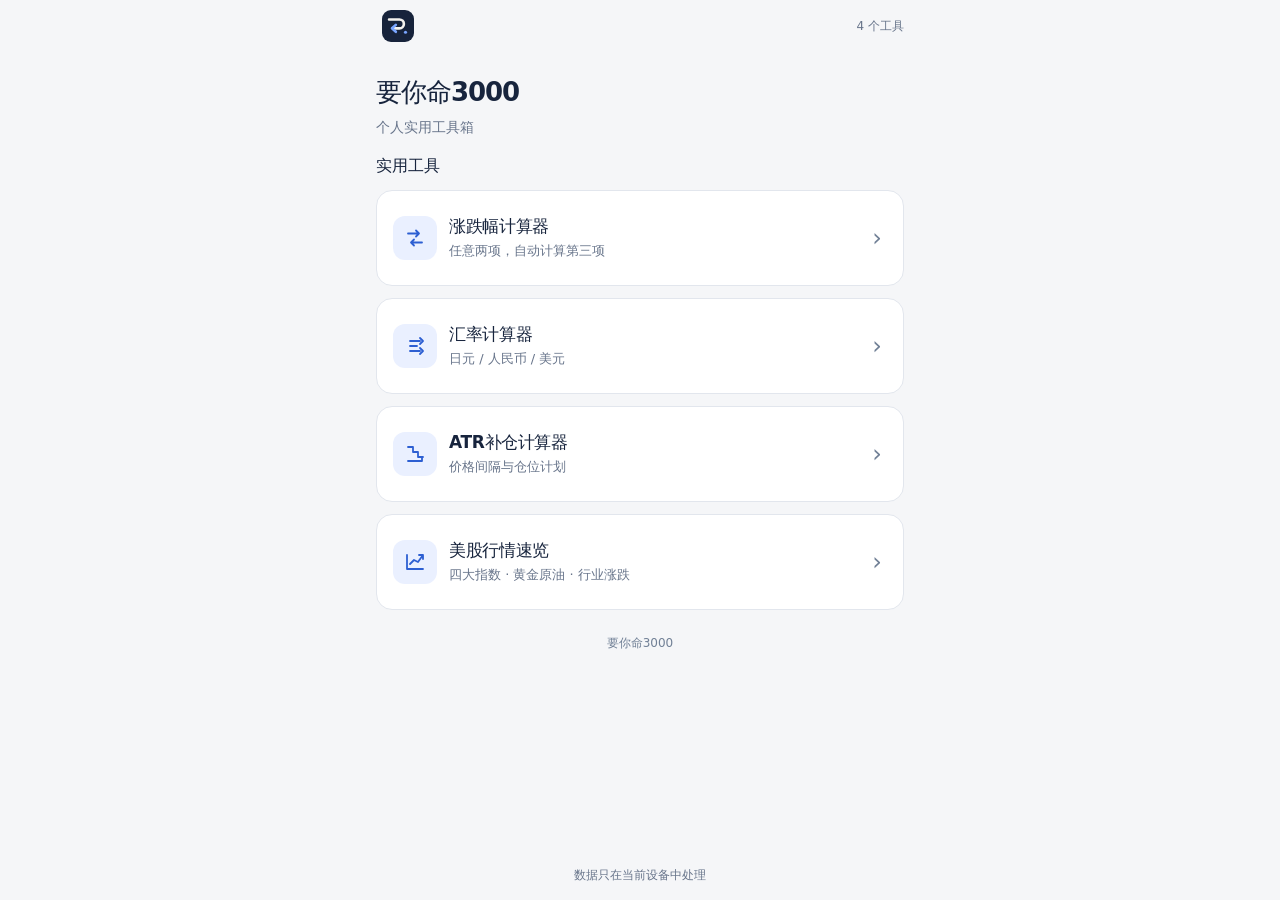
<file: index.html>
<!doctype html>
<html lang="zh-CN">
  <head>
    <meta charset="UTF-8" />
    <meta name="viewport" content="width=device-width, initial-scale=1, viewport-fit=cover" />
    <meta name="theme-color" content="#f5f6f8" />
    <meta name="apple-mobile-web-app-capable" content="yes" />
    <meta name="apple-mobile-web-app-title" content="要你命3000" />
    <meta name="apple-mobile-web-app-status-bar-style" content="default" />
    <meta name="description" content="要你命3000：简单、顺手、在本地运行的个人实用工具合集。" />
    <link rel="manifest" href="./manifest.webmanifest" />
    <link rel="icon" href="./assets/icon-192.png" type="image/png" />
    <link rel="apple-touch-icon" sizes="180x180" href="./assets/apple-touch-icon.png" />
    <link rel="stylesheet" href="./assets/styles.css" />
    <title>要你命3000 · Monster Slayer's Kit</title>
  </head>
  <body>
    <div class="site-shell">
      <header class="topbar">
        <a class="brand-mark" href="./index.html" aria-label="要你命3000 首页">
          <img src="./assets/icon.svg" alt="" width="34" height="34" />
        </a>
        <span class="topbar-note">4 个工具</span>
      </header>

      <main class="home-main">
        <section class="intro" aria-labelledby="page-title">
          <h1 id="page-title">要你命3000</h1>
          <p class="intro-copy">个人实用工具箱</p>
        </section>

        <section class="tools-section" aria-labelledby="tools-title">
          <div class="section-heading">
            <h2 id="tools-title">实用工具</h2>
          </div>

          <a class="tool-card" href="./tools/change-calculator/index.html">
            <div class="tool-card-icon" aria-hidden="true">
              <svg viewBox="0 0 24 24" fill="none">
                <path d="M5 7.5h11M13 4.5l3 3-3 3M19 16.5H8M11 13.5l-3 3 3 3" />
              </svg>
            </div>
            <div class="tool-card-body">
              <h3>涨跌幅计算器</h3>
              <p>任意两项，自动计算第三项</p>
            </div>
            <span class="tool-card-arrow" aria-hidden="true">›</span>
          </a>

          <a class="tool-card" href="./tools/currency-converter/index.html">
            <div class="tool-card-icon" aria-hidden="true">
              <svg viewBox="0 0 24 24" fill="none">
                <path d="M7 7h10M7 12h7M7 17h10M17 4l3 3-3 3M17 14l3 3-3 3" />
              </svg>
            </div>
            <div class="tool-card-body">
              <h3>汇率计算器</h3>
              <p>日元 / 人民币 / 美元</p>
            </div>
            <span class="tool-card-arrow" aria-hidden="true">›</span>
          </a>

          <a class="tool-card" href="./tools/atr-calculator/index.html">
            <div class="tool-card-icon" aria-hidden="true">
              <svg viewBox="0 0 24 24" fill="none">
                <path d="M5 5h5v5h5v5h5M5 19h14M19 15v4" />
              </svg>
            </div>
            <div class="tool-card-body">
              <h3>ATR补仓计算器</h3>
              <p>价格间隔与仓位计划</p>
            </div>
            <span class="tool-card-arrow" aria-hidden="true">›</span>
          </a>
          <a class="tool-card" href="./tools/us-market/index.html">
            <div class="tool-card-icon" aria-hidden="true">
              <svg viewBox="0 0 24 24" fill="none">
                <path d="M4 5v14h16M7 14l4-4 4 2 5-7M16 5h4v4" />
              </svg>
            </div>
            <div class="tool-card-body">
              <h3>美股行情速览</h3>
              <p>四大指数 · 黄金原油 · 行业涨跌</p>
            </div>
            <span class="tool-card-arrow" aria-hidden="true">›</span>
          </a>
        </section>

        <p class="version-note" data-app-version>要你命3000</p>
      </main>

      <footer class="site-footer">数据只在当前设备中处理</footer>
    </div>
    <script src="./assets/app.js" defer></script>
  </body>
</html>
</file>
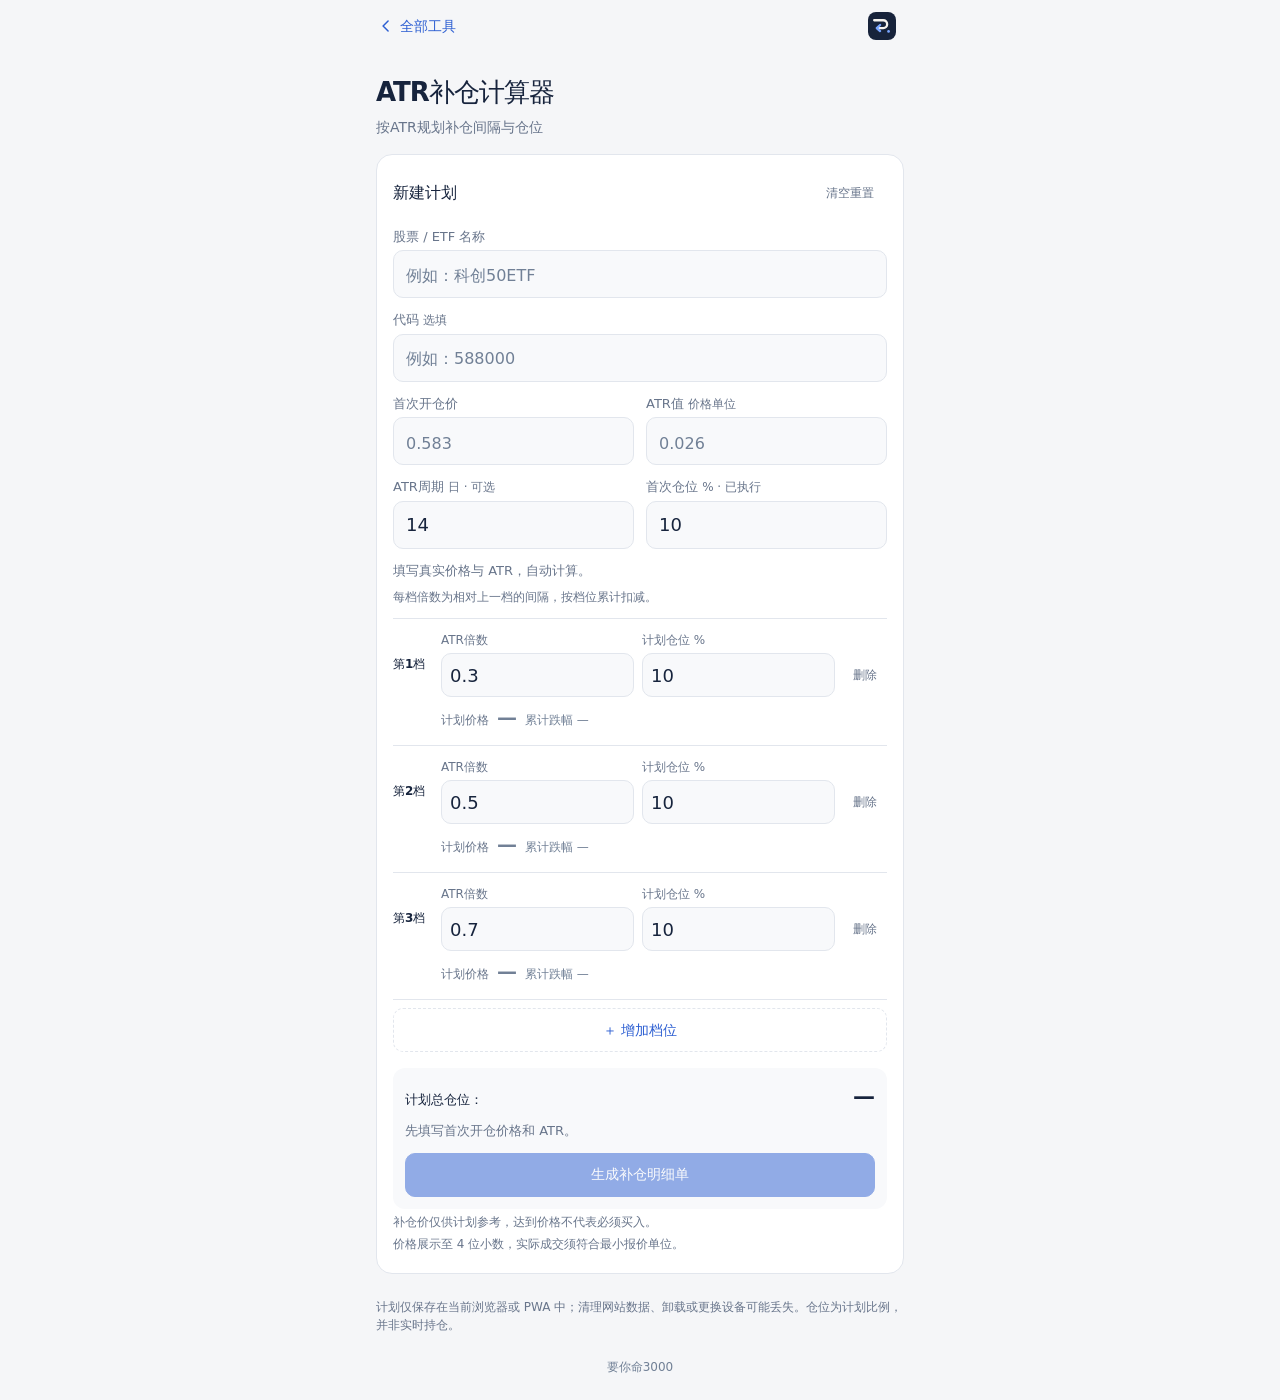
<file: tools/atr-calculator/index.html>
<!doctype html>
<html lang="zh-CN">
  <head>
    <meta charset="UTF-8" />
    <meta name="viewport" content="width=device-width, initial-scale=1, viewport-fit=cover" />
    <meta name="theme-color" content="#f5f6f8" />
    <meta name="apple-mobile-web-app-capable" content="yes" />
    <meta name="apple-mobile-web-app-title" content="要你命3000" />
    <meta name="apple-mobile-web-app-status-bar-style" content="default" />
    <meta name="description" content="按累计ATR间隔计算补仓参考价格，在本机保存和管理独立补仓计划。" />
    <link rel="manifest" href="../../manifest.webmanifest" />
    <link rel="icon" href="../../assets/icon-192.png" type="image/png" />
    <link rel="apple-touch-icon" sizes="180x180" href="../../assets/apple-touch-icon.png" />
    <link rel="stylesheet" href="../../assets/styles.css" />
    <link rel="stylesheet" href="./atr-calculator.css" />
    <title>ATR补仓计算器 · 要你命3000</title>
  </head>
  <body>
    <div class="site-shell calculator-shell atr-shell">
      <header class="topbar">
        <a class="back-link" href="../../index.html" aria-label="返回工具首页">
          <svg viewBox="0 0 24 24" fill="none" aria-hidden="true"><path d="m14.5 6-6 6 6 6" /></svg>
          <span>全部工具</span>
        </a>
        <a class="brand-mark brand-mark-small" href="../../index.html" aria-label="要你命3000 首页">
          <img src="../../assets/icon.svg" alt="" width="30" height="30" />
        </a>
      </header>
      <main class="calculator-main">
        <section class="tool-heading" aria-labelledby="calculator-title">
          <h1 id="calculator-title">ATR补仓计算器</h1>
          <p>按ATR规划补仓间隔与仓位</p>
        </section>
        <div id="plan-toolbar" class="atr-toolbar" hidden>
          <button id="toggle-draft" class="atr-button atr-primary" type="button" aria-controls="new-plan" aria-expanded="false">＋ 新建计划</button>
          <a class="atr-button" href="#history-section">切换计划</a>
        </div>
        <p id="storage-message" class="atr-notice" role="alert" hidden></p>
        <p id="action-message" class="atr-action-message" role="status" aria-live="polite"></p>
        <section id="current-section" class="atr-section" aria-labelledby="current-title">
          <div class="section-heading"><h2 id="current-title">当前补仓明细单</h2><span>独立保存</span></div>
          <div id="current-plan"></div>
        </section>
        <section id="history-section" class="atr-section" aria-labelledby="history-title">
          <div class="section-heading"><h2 id="history-title">我的补仓计划</h2><span id="plan-count">0 份</span></div>
          <h3 class="atr-list-heading">进行中</h3>
          <div id="active-plans" class="atr-stack"></div>
          <h3 class="atr-list-heading">已结束</h3>
          <div id="ended-plans" class="atr-stack"></div>
        </section>
        <section id="new-plan" class="calculator-card atr-new-plan" aria-labelledby="form-title">
          <div class="section-heading"><h2 id="form-title">新建计划</h2><button id="reset-draft" class="atr-button atr-subtle" type="button">清空重置</button></div>
          <form id="atr-form" novalidate>
            <div class="atr-fields">
              <label class="atr-field">股票 / ETF 名称
                <input id="asset-name" type="text" maxlength="80" autocomplete="off" placeholder="例如：科创50ETF" required />
              </label>
              <label class="atr-field">代码 <small>选填</small>
                <input id="asset-code" type="text" maxlength="40" autocomplete="off" placeholder="例如：588000" />
              </label>
              <label class="atr-field atr-main-field">首次开仓价
                <input id="opening-price" type="text" inputmode="decimal" autocomplete="off" placeholder="0.583" required aria-describedby="preview-status" />
              </label>
              <label class="atr-field atr-main-field">ATR值 <small>价格单位</small>
                <input id="atr-value" type="text" inputmode="decimal" autocomplete="off" placeholder="0.026" required aria-describedby="preview-status" />
              </label>
              <label class="atr-field">ATR周期 <small>日 · 可选</small>
                <input id="atr-period" type="text" inputmode="numeric" autocomplete="off" value="14" />
              </label>
              <label class="atr-field">首次仓位 <small>% · 已执行</small>
                <input id="opening-position" type="text" inputmode="decimal" autocomplete="off" value="10" aria-describedby="preview-status" />
              </label>
            </div>
            <p id="preview-summary" class="atr-meta" aria-live="polite">填写真实价格与 ATR，自动计算。</p>
            <p class="atr-hint">每档倍数为相对上一档的间隔，按档位累计扣减。</p>
            <div id="draft-levels" class="atr-stack"></div>
            <button id="add-level" class="atr-button" type="button">＋ 增加档位</button>
            <div class="atr-preview-footer">
              <p id="position-total" class="atr-meta"></p>
              <p id="position-warning" class="atr-notice atr-position-warning" hidden></p>
              <p id="preview-status" class="status-message" aria-live="polite"></p>
              <button id="generate-plan" class="atr-button atr-primary" type="submit">生成补仓明细单</button>
            </div>
          </form>
          <p class="atr-hint">补仓价仅供计划参考，达到价格不代表必须买入。</p>
          <p class="atr-hint">价格展示至 4 位小数，实际成交须符合最小报价单位。</p>
        </section>
        <p class="atr-hint atr-local-note">计划仅保存在当前浏览器或 PWA 中；清理网站数据、卸载或更换设备可能丢失。仓位为计划比例，并非实时持仓。</p>
        <p class="version-note" data-app-version>要你命3000</p>
      </main>
    </div>
    <script src="../../assets/app.js" defer></script>
    <script src="./atr-core.js" defer></script>
    <script src="./atr-calculator.js" defer></script>
  </body>
</html>
</file>
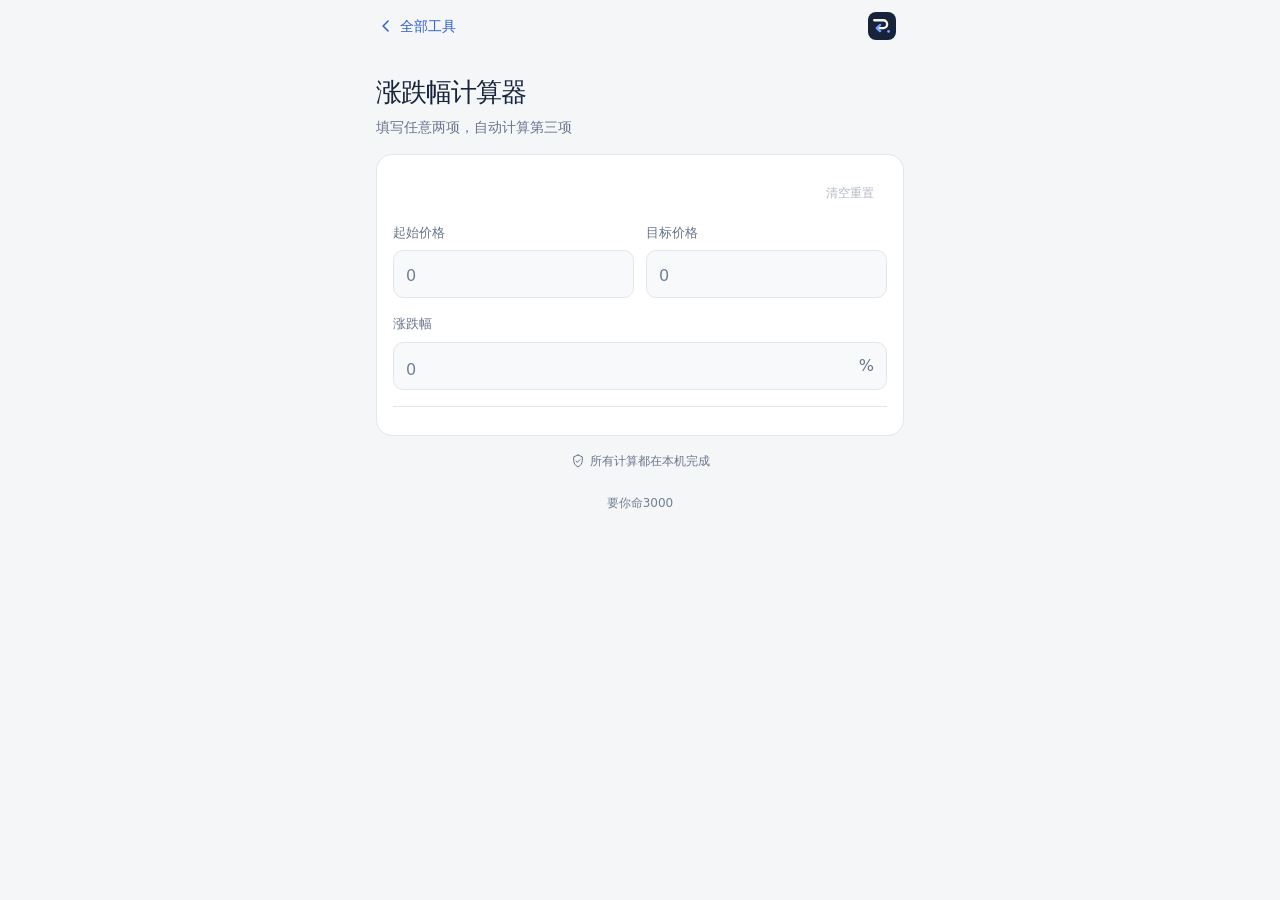
<file: tools/change-calculator/index.html>
<!doctype html>
<html lang="zh-CN">
  <head>
    <meta charset="UTF-8" />
    <meta name="viewport" content="width=device-width, initial-scale=1, viewport-fit=cover" />
    <meta name="theme-color" content="#f5f6f8" />
    <meta name="apple-mobile-web-app-capable" content="yes" />
    <meta name="apple-mobile-web-app-title" content="要你命3000" />
    <meta name="apple-mobile-web-app-status-bar-style" content="default" />
    <meta name="description" content="输入任意两个值，自动计算起始价格、目标价格或涨跌幅。" />
    <link rel="manifest" href="../../manifest.webmanifest" />
    <link rel="icon" href="../../assets/icon-192.png" type="image/png" />
    <link rel="apple-touch-icon" sizes="180x180" href="../../assets/apple-touch-icon.png" />
    <link rel="stylesheet" href="../../assets/styles.css" />
    <title>涨跌幅计算器 · 要你命3000</title>
  </head>
  <body>
    <div class="site-shell calculator-shell">
      <header class="topbar">
        <a class="back-link" href="../../index.html" aria-label="返回工具首页">
          <svg viewBox="0 0 24 24" fill="none" aria-hidden="true"><path d="m14.5 6-6 6 6 6" /></svg>
          <span>全部工具</span>
        </a>
        <a class="brand-mark brand-mark-small" href="../../index.html" aria-label="要你命3000 首页">
          <img src="../../assets/icon.svg" alt="" width="30" height="30" />
        </a>
      </header>

      <main class="calculator-main">
        <section class="tool-heading" aria-labelledby="calculator-title">
          <h1 id="calculator-title">涨跌幅计算器</h1>
          <p>填写任意两项，自动计算第三项</p>
        </section>

        <section class="calculator-card" aria-label="涨跌幅计算区域">
          <div class="calculator-card-actions">
            <button id="clear-button" class="clear-button" type="button" disabled>清空重置</button>
          </div>
          <div class="price-row">
            <label class="field-card" data-field-card="a">
              <span class="field-head"><span>起始价格</span></span>
              <span class="input-wrap">
                <input id="price-a" name="price-a" type="text" inputmode="decimal" autocomplete="off" placeholder="0" aria-describedby="status-message" />
              </span>
              <span class="field-role" data-role="a"></span>
            </label>

            <div class="price-b-group">
              <label class="field-card" data-field-card="b">
                <span class="field-head"><span>目标价格</span></span>
                <span class="input-wrap">
                  <input id="price-b" name="price-b" type="text" inputmode="decimal" autocomplete="off" placeholder="0" aria-describedby="status-message" />
                </span>
                <span class="field-role" data-role="b"></span>
              </label>
              <div id="price-b-drop" class="price-b-drop" hidden>
                <span>B 下跌 1%</span>
                <output id="price-b-drop-value" for="price-b"></output>
              </div>
            </div>
          </div>

          <label class="field-card change-card" data-field-card="c">
            <span class="field-head"><span>涨跌幅</span></span>
            <span class="input-wrap percent-wrap">
              <input id="change-c" name="change-c" type="text" inputmode="decimal" autocomplete="off" placeholder="0" aria-describedby="status-message" />
              <span class="input-suffix">%</span>
            </span>
            <span class="field-role" data-role="c"></span>
          </label>

          <div class="status-row">
            <p id="status-message" class="status-message" aria-live="polite"></p>
          </div>
        </section>

        <p class="privacy-note">
          <svg viewBox="0 0 24 24" fill="none" aria-hidden="true"><path d="M12 3 5.5 5.8v5.3c0 4.2 2.7 8 6.5 9.9 3.8-1.9 6.5-5.7 6.5-9.9V5.8L12 3Z" /><path d="m9 12 2 2 4-4" /></svg>
          所有计算都在本机完成
        </p>
        <p class="version-note" data-app-version>要你命3000</p>
      </main>
    </div>
    <script src="../../assets/app.js" defer></script>
    <script src="./calculator.js" defer></script>
  </body>
</html>
</file>
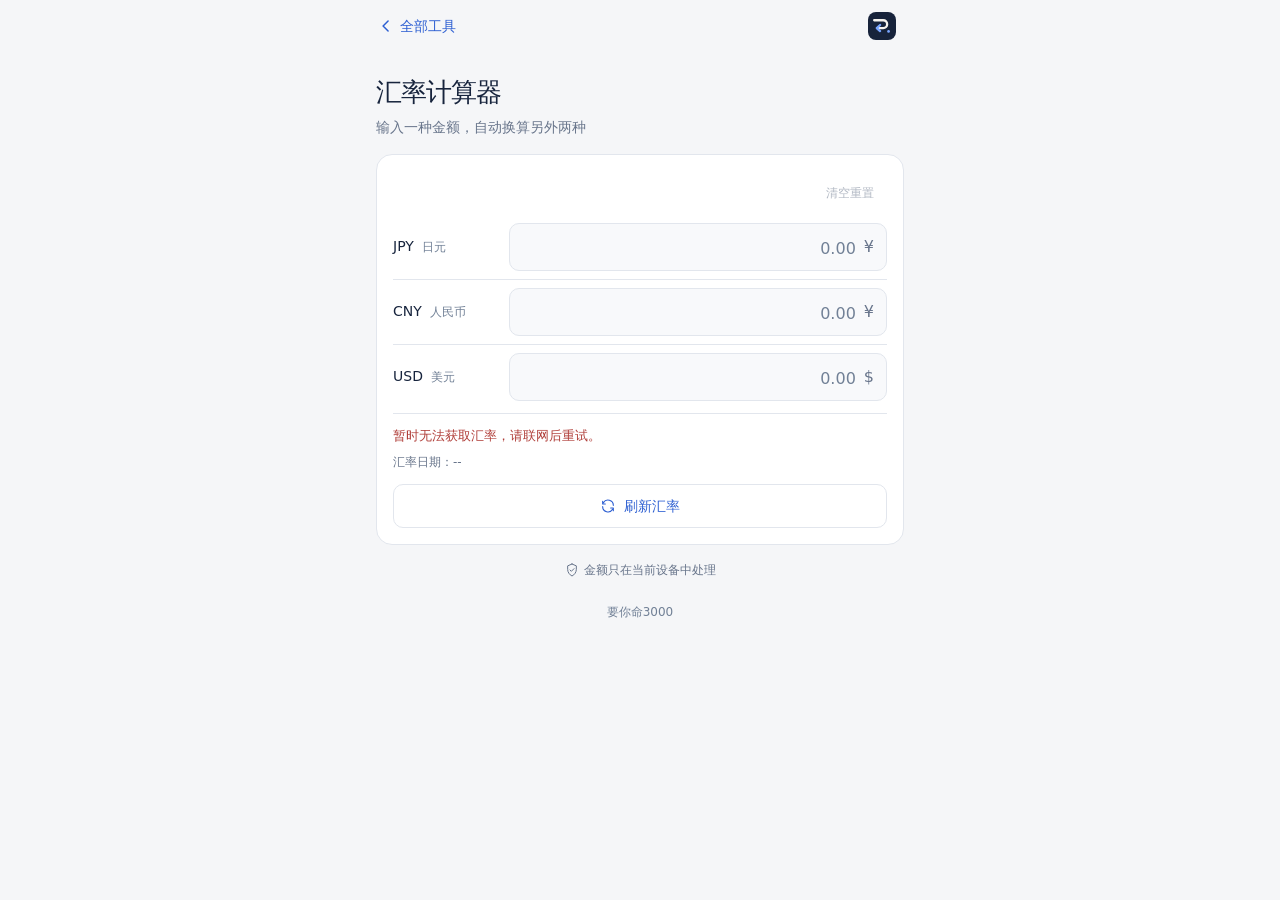
<file: tools/currency-converter/index.html>
<!doctype html>
<html lang="zh-CN">
  <head>
    <meta charset="UTF-8" />
    <meta name="viewport" content="width=device-width, initial-scale=1, viewport-fit=cover" />
    <meta name="theme-color" content="#f5f6f8" />
    <meta name="apple-mobile-web-app-capable" content="yes" />
    <meta name="apple-mobile-web-app-title" content="要你命3000" />
    <meta name="apple-mobile-web-app-status-bar-style" content="default" />
    <meta name="description" content="日元、人民币、美元快速换算。" />
    <link rel="manifest" href="../../manifest.webmanifest" />
    <link rel="icon" href="../../assets/icon-192.png" type="image/png" />
    <link rel="apple-touch-icon" sizes="180x180" href="../../assets/apple-touch-icon.png" />
    <link rel="stylesheet" href="../../assets/styles.css" />
    <title>汇率计算器 · 要你命3000</title>
  </head>
  <body>
    <div class="site-shell calculator-shell">
      <header class="topbar">
        <a class="back-link" href="../../index.html" aria-label="返回工具首页">
          <svg viewBox="0 0 24 24" fill="none" aria-hidden="true"><path d="m14.5 6-6 6 6 6" /></svg>
          <span>全部工具</span>
        </a>
        <a class="brand-mark brand-mark-small" href="../../index.html" aria-label="要你命3000 首页">
          <img src="../../assets/icon.svg" alt="" width="30" height="30" />
        </a>
      </header>

      <main class="calculator-main">
        <section class="tool-heading" aria-labelledby="currency-title">
          <h1 id="currency-title">汇率计算器</h1>
          <p>输入一种金额，自动换算另外两种</p>
        </section>

        <section class="calculator-card currency-card" aria-label="汇率计算区域">
          <div class="calculator-card-actions">
            <button id="clear-button" class="clear-button" type="button" disabled>清空重置</button>
          </div>
          <div class="currency-stack">
            <label class="field-card currency-field" data-field-card="JPY">
              <span class="field-head"><span>JPY</span><small>日元</small></span>
              <span class="input-wrap">
                <input id="amount-jpy" name="amount-jpy" type="text" inputmode="decimal" autocomplete="off" placeholder="0.00" aria-describedby="rate-status" />
                <span class="input-suffix">¥</span>
              </span>
              <span class="field-role" data-role="JPY"></span>
            </label>

            <label class="field-card currency-field" data-field-card="CNY">
              <span class="field-head"><span>CNY</span><small>人民币</small></span>
              <span class="input-wrap">
                <input id="amount-cny" name="amount-cny" type="text" inputmode="decimal" autocomplete="off" placeholder="0.00" aria-describedby="rate-status" />
                <span class="input-suffix">¥</span>
              </span>
              <span class="field-role" data-role="CNY"></span>
            </label>

            <label class="field-card currency-field" data-field-card="USD">
              <span class="field-head"><span>USD</span><small>美元</small></span>
              <span class="input-wrap">
                <input id="amount-usd" name="amount-usd" type="text" inputmode="decimal" autocomplete="off" placeholder="0.00" aria-describedby="rate-status" />
                <span class="input-suffix">$</span>
              </span>
              <span class="field-role" data-role="USD"></span>
            </label>
          </div>

          <div class="status-row currency-status">
            <div class="currency-status-copy">
              <p id="rate-status" class="status-message" aria-live="polite">正在获取最新参考汇率…</p>
              <div id="rate-date" class="rate-date" aria-live="polite">汇率日期：--</div>
            </div>
            <div class="currency-actions">
              <button id="refresh-rates" class="refresh-button" type="button">
                <svg viewBox="0 0 24 24" fill="none" aria-hidden="true"><path d="M20 11a8 8 0 0 0-14.9-4M4 5v4h4M4 13a8 8 0 0 0 14.9 4M20 19v-4h-4" /></svg>
                刷新汇率
              </button>
            </div>
          </div>
        </section>

        <p class="privacy-note">
          <svg viewBox="0 0 24 24" fill="none" aria-hidden="true"><path d="M12 3 5.5 5.8v5.3c0 4.2 2.7 8 6.5 9.9 3.8-1.9 6.5-5.7 6.5-9.9V5.8L12 3Z" /><path d="m9 12 2 2 4-4" /></svg>
          金额只在当前设备中处理
        </p>
        <p class="version-note" data-app-version>要你命3000</p>
      </main>
    </div>
    <script src="../../assets/app.js" defer></script>
    <script src="./currency-converter.js" defer></script>
  </body>
</html>
</file>
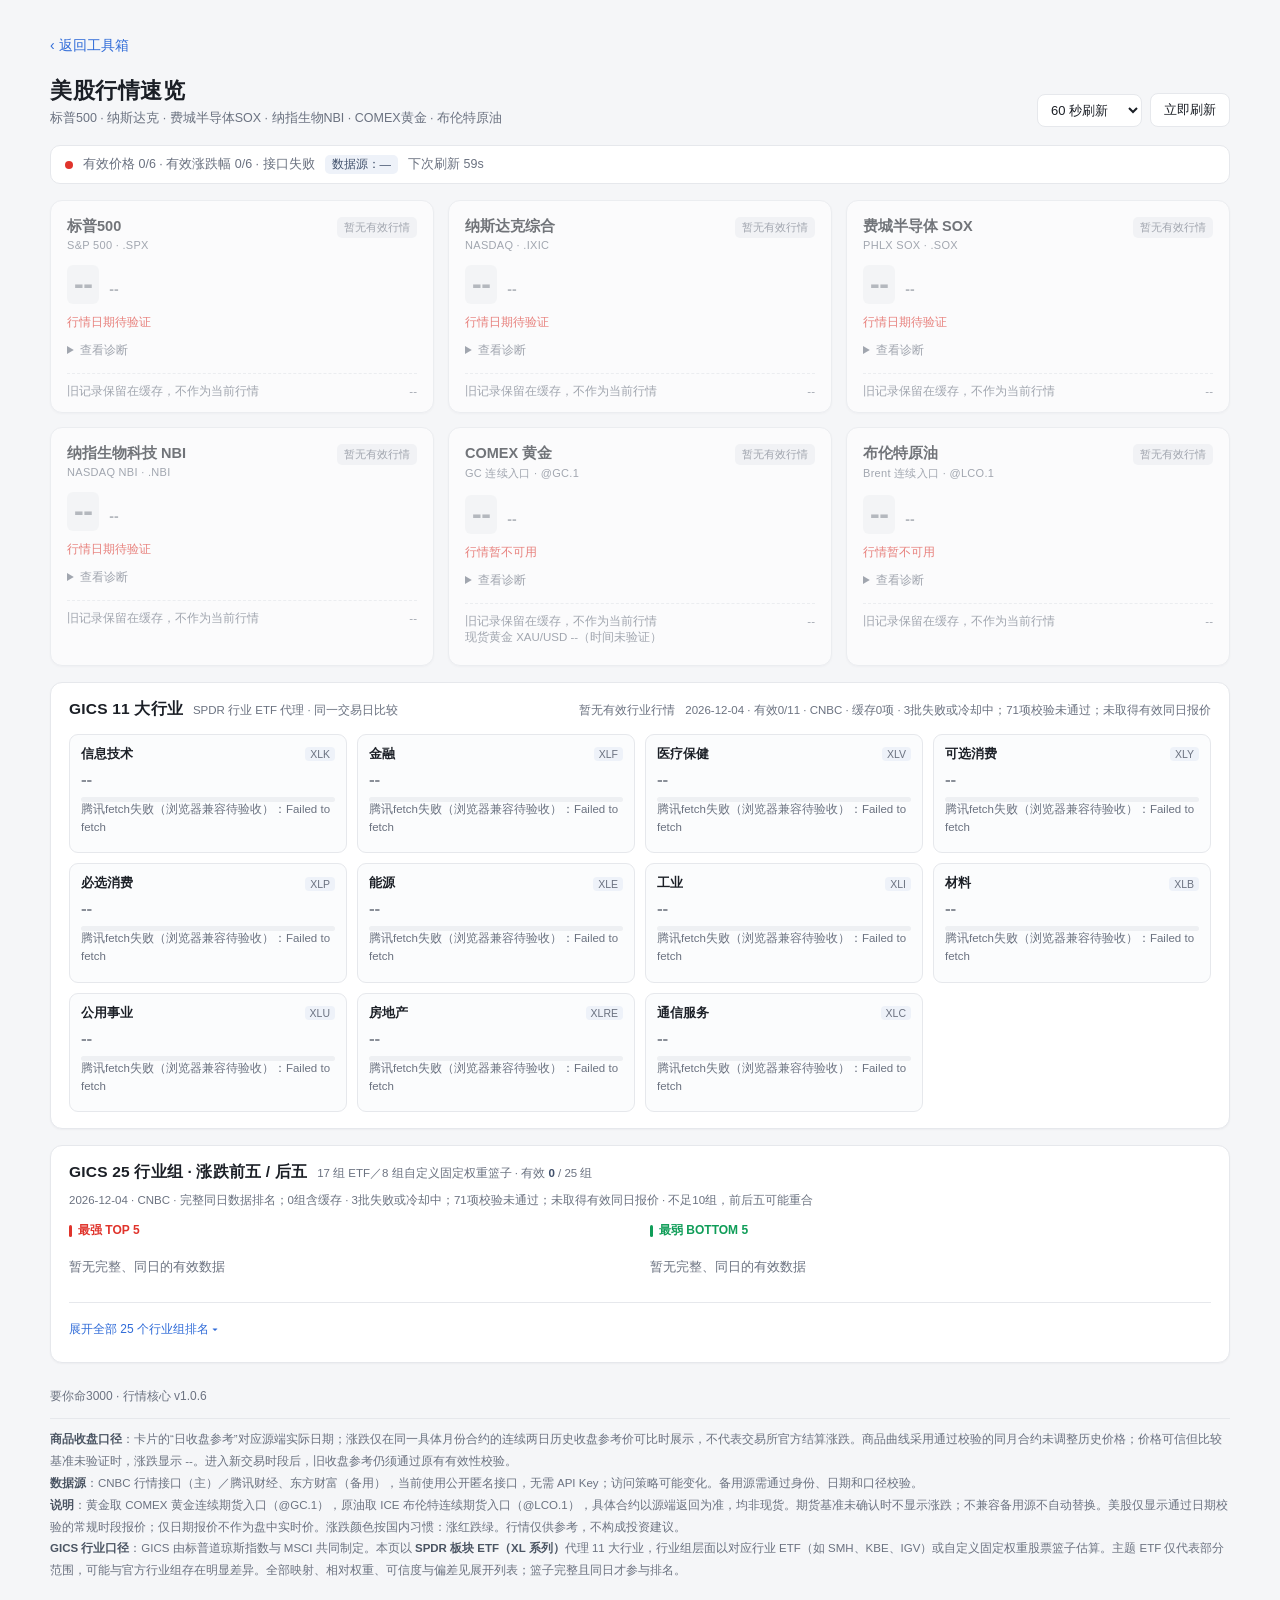
<file: tools/us-market/index.html>
<!DOCTYPE html>
<html lang="zh-CN">
<head>
<meta charset="UTF-8">
<meta name="viewport" content="width=device-width, initial-scale=1, viewport-fit=cover">
<meta name="market-core-version" content="1.0.6">
<meta name="theme-color" content="#f5f6f8">
<meta name="apple-mobile-web-app-capable" content="yes">
<meta name="apple-mobile-web-app-title" content="要你命3000">
<meta name="apple-mobile-web-app-status-bar-style" content="default">
<link rel="manifest" href="../../manifest.webmanifest">
<link rel="apple-touch-icon" sizes="180x180" href="../../assets/apple-touch-icon.png">
<title>美股行情速览 · 指数 / 板块 / 商品</title>
<style>
  :root{
    --bg:#f5f6f8; --card:#ffffff; --line:#e6e8ec; --text:#1b1f26; --sub:#6b7280;
    --up:#e0342c;        /* 涨：红 */
    --down:#0f9d58;      /* 跌：绿 */
    --flat:#8a8f98;
    --accent:#2f6bd8;
    --chip:#eef2f9;
  }
  *{box-sizing:border-box;margin:0;padding:0}
  body{
    background:var(--bg);color:var(--text);
    font-family:"PingFang SC","Microsoft YaHei","Helvetica Neue",Arial,sans-serif;
    -webkit-font-smoothing:antialiased;padding:24px 20px 40px;
  }
  .wrap{max-width:1180px;margin:0 auto}

  header{display:flex;flex-wrap:wrap;align-items:flex-end;gap:14px;margin-bottom:18px}
  h1{font-size:22px;font-weight:700;letter-spacing:.5px}
  .sub{font-size:12.5px;color:var(--sub);margin-top:4px}
  .spacer{flex:1}
  .toolbar{display:flex;align-items:center;gap:8px;flex-wrap:wrap}
  .btn{border:1px solid var(--line);background:#fff;color:var(--text);padding:7px 13px;border-radius:8px;font-size:13px;cursor:pointer;transition:.15s}
  .btn:hover{border-color:var(--accent);color:var(--accent)}
  .btn:active{transform:translateY(1px)}
  select{padding:7px 9px;border:1px solid var(--line);border-radius:8px;background:#fff;font-size:13px;color:var(--text)}
  .status{display:flex;align-items:center;gap:10px;flex-wrap:wrap;background:#fff;border:1px solid var(--line);border-radius:10px;padding:9px 14px;font-size:12.5px;color:var(--sub);margin-bottom:16px}
  .dot{width:8px;height:8px;border-radius:50%;background:var(--flat);display:inline-block;flex:none}
  .dot.ok{background:#0f9d58}
  .dot.err{background:var(--up)}
  .dot.loading{background:#e0a800;animation:pulse 1s infinite}
  @keyframes pulse{50%{opacity:.3}}
  .src-tag{background:var(--chip);color:#40506b;padding:2px 7px;border-radius:5px;font-size:11.5px}

  .grid{display:grid;grid-template-columns:repeat(3,minmax(0,1fr));gap:14px}
  @media(max-width:960px){.grid{grid-template-columns:repeat(2,1fr)}}

  .card{background:var(--card);border:1px solid var(--line);border-radius:12px;padding:16px 16px 12px;position:relative;overflow:hidden;box-shadow:0 1px 2px rgba(16,24,40,.04)}
  .card.fail{opacity:.6}
  .c-head{display:flex;justify-content:space-between;align-items:flex-start;gap:8px}
  .c-name{font-size:14.5px;font-weight:600}
  .c-code{font-size:11px;color:var(--sub);margin-top:3px;letter-spacing:.3px}
  .badge{font-size:11px;padding:3px 7px;border-radius:5px;background:var(--chip);color:#40506b;white-space:nowrap}
  .badge.live{background:#e8f6ee;color:#0f7a44}
  .badge.closed{background:#f0f1f4;color:#6b7280}
  .badge.cmd{background:#fff5e8;color:#b76a00}

  .c-price{display:flex;align-items:baseline;gap:10px;margin:14px 0 2px;flex-wrap:wrap}
  .price{font-size:14px;font-weight:600;font-variant-numeric:tabular-nums}
  .chg{font-size:12px;font-weight:500;font-variant-numeric:tabular-nums}
  .pct{font-size:29px;font-weight:700;line-height:1.2;font-variant-numeric:tabular-nums;letter-spacing:-.5px;padding:2px 7px;border-radius:6px;white-space:nowrap;max-width:100%}
  .c-price .pct{flex-basis:auto}
  .quote-secondary{display:flex;align-items:baseline;gap:10px;flex-wrap:wrap;min-width:0}
  .quote-secondary small{font-size:11px;color:var(--sub);font-weight:400;margin-right:4px}
  .up{color:var(--up)} .down{color:var(--down)} .flat{color:var(--flat)}
  .up-bg{background:rgba(224,52,44,.10)} .down-bg{background:rgba(15,157,88,.10)} .flat-bg{background:rgba(138,143,152,.10)}
  .flash-up{animation:fu .9s ease-out}
  .flash-down{animation:fd .9s ease-out}
  @keyframes fu{0%{background:rgba(224,52,44,.16)}100%{background:transparent}}
  @keyframes fd{0%{background:rgba(15,157,88,.16)}100%{background:transparent}}

  .spark{display:block;margin:10px 0 4px;height:38px;width:100%}
  .c-foot{display:flex;flex-wrap:wrap;justify-content:space-between;gap:5px 10px;font-size:11.5px;color:var(--sub);border-top:1px dashed var(--line);padding-top:8px;margin-top:6px;line-height:1.6;overflow-wrap:anywhere}
  .c-foot span{font-variant-numeric:tabular-nums}
  .spot-line{font-size:11.5px;color:var(--sub);margin:-2px 0 6px;font-variant-numeric:tabular-nums;line-height:1.6;overflow-wrap:anywhere}
  .quote-date{font-size:12px;font-weight:600;color:#40506b;margin:4px 0 7px;line-height:1.6;overflow-wrap:anywhere}
  .quote-details{margin-top:6px}
  .quote-details summary,.proxy-details summary{cursor:pointer;color:var(--sub);font-size:11.5px;line-height:1.5;padding:5px 0}
  .quote-details[open] summary,.proxy-details[open] summary{margin-bottom:4px}
  .mobile-date,.mobile-note{display:none}
  .spot-line b{color:var(--text);font-weight:600}
  .err-tip{font-size:12px;color:var(--up);margin-top:10px}
  .failure-details{font-size:12px;line-height:1.5;overflow-wrap:anywhere;min-width:0;margin-top:4px}
  .failure-details summary{cursor:pointer;color:var(--sub);min-height:32px;padding:6px 0}
  .failure-details .diagnostic{max-height:160px;overflow:auto;color:var(--sub);white-space:pre-wrap}

  /* ===== 行业板块面板 ===== */
  .panel{background:#fff;border:1px solid var(--line);border-radius:12px;padding:16px 18px 16px;margin-top:16px;box-shadow:0 1px 2px rgba(16,24,40,.04)}
  .panel-head{display:flex;align-items:baseline;gap:10px;flex-wrap:wrap;margin-bottom:14px}
  .panel-head h2{font-size:15.5px;font-weight:700;letter-spacing:.2px}
  .panel-head .hint{font-size:11.5px;color:var(--sub)}
  .panel-head .hint b{color:#40506b;font-weight:600}
  .panel-head .grow{flex:1}
  .lead-info{font-size:11.5px;color:var(--sub);font-variant-numeric:tabular-nums}
  .lead-info b{font-weight:600}

  .sector-grid{display:grid;grid-template-columns:repeat(4,minmax(0,1fr));gap:10px}
  @media(max-width:900px){.sector-grid{grid-template-columns:repeat(2,1fr)}}
  .sec{border:1px solid var(--line);border-radius:9px;padding:10px 11px;background:#fbfcfd}
  .sec-top{display:flex;justify-content:space-between;align-items:center;gap:6px;font-size:12.5px}
  .sec-name{font-weight:600;min-width:0;overflow-wrap:anywhere;line-height:1.5}
  .sec-etf{font-size:10.5px;color:var(--sub);background:var(--chip);padding:1px 5px;border-radius:4px;flex:none}
  .sec-val{font-size:17px;font-weight:700;font-variant-numeric:tabular-nums;margin:6px 0 7px;letter-spacing:-.2px}
  .sec-bar{height:5px;border-radius:3px;background:#eef0f3;overflow:hidden}
  .sec-bar i{display:block;height:100%;border-radius:3px;transition:width .3s}

  .rank-cols{display:grid;grid-template-columns:minmax(0,1fr) minmax(0,1fr);gap:20px}
  @media(max-width:760px){.rank-cols{grid-template-columns:1fr}}
  .rank-title{font-size:12px;font-weight:700;margin-bottom:6px;display:flex;align-items:center;gap:6px}
  .rank-title::before{content:'';width:3px;height:12px;border-radius:2px;background:currentColor}
  .rank-row{display:flex;align-items:flex-start;gap:9px;padding:8px 0;border-bottom:1px dashed var(--line);min-width:0}
  .rank-row:last-child{border-bottom:none}
  .rk{width:18px;height:18px;border-radius:5px;background:var(--chip);color:#40506b;font-size:10.5px;display:flex;align-items:center;justify-content:center;font-weight:700;flex:none}
  .rk.up{background:rgba(224,52,44,.10);color:var(--up)}
  .rk.down{background:rgba(15,157,88,.10);color:var(--down)}
  .g-info{flex:1;min-width:0}
  .g-name{display:block;font-size:12.5px;font-weight:500;line-height:1.5;overflow-wrap:anywhere;min-width:0}
  .g-sub{display:block;font-size:11px;color:var(--sub);margin-top:1px;line-height:1.6;overflow-wrap:anywhere}
  .g-pct{font-size:13.5px;font-weight:700;font-variant-numeric:tabular-nums;flex:none}
  .g-heading{display:flex;justify-content:space-between;align-items:baseline;gap:8px}
  .group-bar{margin:6px 0 2px}
  .group-bar i.up{background:var(--up)}
  .group-bar i.down{background:var(--down)}
  .group-bar i.flat{background:var(--flat)}

  details.all-groups{margin-top:12px;border-top:1px solid var(--line);padding-top:10px}
  details.all-groups > summary{font-size:12px;color:var(--accent);cursor:pointer;list-style:none;padding:8px 0}
  details.all-groups > summary::-webkit-details-marker{display:none}
  details.all-groups[open] > summary{margin-bottom:8px}
  .all-list{display:grid;grid-template-columns:repeat(3,minmax(0,1fr));gap:0 20px}
  @media(max-width:760px){.all-list{grid-template-columns:1fr}}
  .all-item{min-width:0;font-size:12px;padding:8px 0;border-bottom:1px dashed var(--line)}
  .all-item .n{color:#3b4250;min-width:0;line-height:1.5;overflow-wrap:anywhere}
  .all-item .v{font-variant-numeric:tabular-nums;font-weight:600;flex:none}
  .panel-empty{font-size:12.5px;color:var(--sub);padding:14px 0}

  footer{margin-top:22px;font-size:11.5px;color:var(--sub);line-height:1.9}
  footer b{color:#4b5563;font-weight:600}
  .btn:focus-visible,select:focus-visible,summary:focus-visible{outline:2px solid var(--accent);outline-offset:3px}
  .btn:disabled{opacity:.55;cursor:wait}
  @media(max-width:620px){
    body{padding:12px 12px 28px}
    header{gap:8px;margin-bottom:8px;align-items:center}
    header > div:first-child{min-width:0;width:100%}
    h1{font-size:21px}
    .sub{display:none}
    .spacer{display:none}
    .toolbar{width:100%;gap:8px}
    .btn,select{min-height:44px;font-size:13px}
    .toolbar select{flex:1;min-width:0}
    .toolbar .btn{flex:none;padding:9px 16px}
    .status{display:grid;grid-template-columns:8px minmax(0,1fr) auto;gap:4px 8px;padding:8px 10px;line-height:1.5;overflow-wrap:anywhere;margin-bottom:10px}
    .status .dot{grid-column:1;grid-row:1;align-self:start;margin-top:5px}
    #stateText{grid-column:2 / -1;grid-row:1;min-width:0}
    #srcTag{grid-column:2;grid-row:2;justify-self:start;min-width:0;max-width:100%;overflow-wrap:anywhere}
    #countdown{grid-column:3;grid-row:2;white-space:nowrap;font-size:11.5px}
    .grid{grid-template-columns:repeat(2,minmax(0,1fr));grid-auto-rows:auto;align-items:start;gap:8px}
    .card{padding:10px;min-width:0;min-height:190px;display:flex;flex-direction:column}
    .card .c-code,.card .badge,.card .chg,.card .spot-line,.card .quote-date,.card .c-foot,.card .quote-details{display:none}
    .c-head{gap:0}
    .c-head > div:first-child{min-width:0}
    .c-name{font-size:13.5px;line-height:1.5;overflow-wrap:anywhere}
    .badge{white-space:normal;max-width:46%;line-height:1.5;flex-shrink:0}
    .c-price{margin:6px 0 0;gap:3px;min-width:0}
    .pct{padding:2px 5px}
    .price{font-size:17px;line-height:1.4;white-space:nowrap}
    .c-price .quote-secondary{flex-basis:100%}
    .c-chart{height:34px;margin-top:auto;min-width:0}
    .spark{height:28px;margin:5px 0 1px}
    .c-chart:empty::after{content:'暂无有效走势';font-size:11.5px;color:var(--sub);line-height:34px}
    .mobile-date{display:block;font-size:12px;line-height:1.5;color:#40506b;margin-top:4px;font-variant-numeric:tabular-nums;overflow-wrap:anywhere}
    .mobile-note{display:block;font-size:11.5px;line-height:1.5;color:var(--sub);margin-top:2px;overflow-wrap:anywhere}
    .err-tip{margin-top:5px;line-height:1.5;overflow-wrap:anywhere}
    .panel{padding:13px 11px;margin-top:12px}
    .panel-head{gap:6px 8px;margin-bottom:10px}
    .panel-head h2{font-size:15px;line-height:1.5}
    .panel-head .grow{display:none}
    .lead-info{width:100%;line-height:1.6}
    .sector-grid{grid-template-columns:repeat(2,minmax(0,1fr));gap:8px}
    .sec{padding:9px 8px;min-width:0}
    .sec-top{flex-wrap:wrap;align-items:flex-start;gap:3px 5px}
    .sec-name{flex:1 1 70px;font-size:12px}
    .sec-val{font-size:18px;margin:5px 0 6px}
    .rank-cols{gap:14px}
    .rank-row{gap:7px;padding:5px 0}
    .rank-row .group-bar{margin:4px 0 1px}
    .g-name{font-size:13px}
    .g-pct{font-size:14px;white-space:nowrap}
    .quote-details summary,.proxy-details summary{min-height:36px;display:flex;align-items:center;gap:5px}
    .quote-details summary::before,.proxy-details summary::before{content:'▸';font-size:11px}
    .quote-details[open] > summary::before,.proxy-details[open] > summary::before{content:'▾'}
    .quote-details summary::-webkit-details-marker,.proxy-details summary::-webkit-details-marker{display:none}
    .rank-row .proxy-details summary{min-height:24px;padding:1px 0}
    footer{margin-top:16px;overflow-wrap:anywhere}
  }
  @media(max-width:360px){
    .card .pct{font-size:26px}
    .card .price{font-size:16px}
  }
</style>
<style id="toolbox-integration-style">
  body{min-height:100vh;min-height:100dvh;padding-top:calc(24px + env(safe-area-inset-top,0px));padding-right:max(20px,env(safe-area-inset-right,0px));padding-bottom:calc(40px + env(safe-area-inset-bottom,0px));padding-left:max(20px,env(safe-area-inset-left,0px))}
  .toolbox-back{display:inline-flex;align-items:center;min-height:44px;margin-bottom:8px;color:var(--accent);font-size:14px;text-decoration:none}
  .toolbox-back:focus-visible{outline:2px solid var(--accent);outline-offset:3px}
  .toolbox-version{margin-bottom:10px;padding-bottom:10px;border-bottom:1px solid var(--line);font-size:12px;color:var(--sub)}
  .pwa-update{max-width:1180px;margin:16px auto 0;padding:12px;background:var(--card);border:1px solid var(--line);border-radius:9px;display:flex;align-items:center;justify-content:space-between;gap:12px;font-size:13px;overflow-wrap:anywhere}
  .pwa-update[hidden]{display:none}
  .pwa-update button{flex:none;min-height:44px;padding:8px 12px;border:0;border-radius:8px;background:var(--accent);color:white;font:inherit;cursor:pointer}
  @media(max-width:620px){body{padding-top:calc(12px + env(safe-area-inset-top,0px));padding-right:max(12px,env(safe-area-inset-right,0px));padding-bottom:calc(28px + env(safe-area-inset-bottom,0px));padding-left:max(12px,env(safe-area-inset-left,0px))}}
</style>
</head>
<body>
<div class="wrap">
  <a class="toolbox-back" href="../../index.html">‹ 返回工具箱</a>
  <header>
    <div>
      <h1>美股行情速览</h1>
      <div class="sub">标普500 · 纳斯达克 · 费城半导体SOX · 纳指生物NBI · COMEX黄金 · 布伦特原油</div>
    </div>
    <div class="spacer"></div>
    <div class="toolbar">
      <select id="interval">
        <option value="15000">15 秒刷新</option>
        <option value="30000">30 秒刷新</option>
        <option value="60000" selected>60 秒刷新</option>
        <option value="300000">5 分钟刷新</option>
        <option value="0">不自动刷新</option>
      </select>
      <button class="btn" id="refreshBtn">立即刷新</button>
    </div>
  </header>

  <div class="status">
    <span class="dot loading" id="dot"></span>
    <span id="stateText">正在获取行情…</span>
    <span class="src-tag" id="srcTag">数据源：—</span>
    <span id="countdown"></span>
  </div>

  <div class="grid" id="grid"></div>

  <!-- GICS 11 大行业 -->
  <section class="panel">
    <div class="panel-head">
      <h2>GICS 11 大行业</h2>
      <span class="hint">SPDR 行业 ETF 代理 · 同一交易日比较</span>
      <span class="grow"></span>
      <span class="lead-info" id="sectorLead"></span>
      <span class="hint" id="sectorStatus">等待有效行业报价</span>
    </div>
    <div class="sector-grid" id="sectorGrid">
      <div class="panel-empty">正在获取行业数据…</div>
    </div>
  </section>

  <!-- GICS 25 行业组 -->
  <section class="panel">
    <div class="panel-head">
      <h2>GICS 25 行业组 · 涨跌前五 / 后五</h2>
      <span class="hint">17 组 ETF／8 组自定义固定权重篮子 · 有效 <b id="groupCount">0</b> / 25 组</span>
      <span class="hint" id="groupStatus">等待完整、同日数据</span>
    </div>
    <div class="rank-cols">
      <div>
        <div class="rank-title up">最强 TOP 5</div>
        <div id="topList"><div class="panel-empty">正在获取…</div></div>
      </div>
      <div>
        <div class="rank-title down">最弱 BOTTOM 5</div>
        <div id="botList"><div class="panel-empty">正在获取…</div></div>
      </div>
    </div>
    <details class="all-groups">
      <summary>展开全部 25 个行业组排名 ▾</summary>
      <div class="all-list" id="allList"></div>
    </details>
  </section>

  <footer>
    <div class="toolbox-version"><span data-app-version>要你命3000</span> · 行情核心 v1.0.6</div>
    <div><b>商品收盘口径</b>：卡片的“日收盘参考”对应源端实际日期；涨跌仅在同一具体月份合约的连续两日历史收盘参考价可比时展示，不代表交易所官方结算涨跌。商品曲线采用通过校验的同月合约未调整历史价格；价格可信但比较基准未验证时，涨跌显示 --。进入新交易时段后，旧收盘参考仍须通过原有有效性校验。</div>
    <div><b>数据源</b>：CNBC 行情接口（主）／腾讯财经、东方财富（备用），当前使用公开匿名接口，无需 API Key；访问策略可能变化。备用源需通过身份、日期和口径校验。</div>
    <div><b>说明</b>：黄金取 COMEX 黄金连续期货入口（@GC.1），原油取 ICE 布伦特连续期货入口（@LCO.1），具体合约以源端返回为准，均非现货。期货基准未确认时不显示涨跌；不兼容备用源不自动替换。美股仅显示通过日期校验的常规时段报价；仅日期报价不作为盘中实时价。涨跌颜色按国内习惯：涨红跌绿。行情仅供参考，不构成投资建议。</div>
    <div><b>GICS 行业口径</b>：GICS 由标普道琼斯指数与 MSCI 共同制定。本页以 <b>SPDR 板块 ETF（XL 系列）</b>代理 11 大行业，行业组层面以对应行业 ETF（如 SMH、KBE、IGV）或自定义固定权重股票篮子估算。主题 ETF 仅代表部分范围，可能与官方行业组存在明显差异。全部映射、相对权重、可信度与偏差见展开列表；篮子完整且同日才参与排名。</div>
  </footer>
</div>

<script>
/* ==================== 标的配置 ==================== */
const ITEMS = [
  { key:'spx', name:'标普500',        code:'S&P 500 · .SPX',    cnbc:'.SPX',   tk:'usINX',  em:'100.SPX',   kind:'idx', unit:'点' },
  { key:'ndx', name:'纳斯达克综合',   code:'NASDAQ · .IXIC',    cnbc:'.IXIC',  tk:'usIXIC', em:'100.NDX',   kind:'idx', unit:'点' },
  { key:'sox', name:'费城半导体 SOX', code:'PHLX SOX · .SOX',   cnbc:'.SOX',   tk:null,     em:'251.SOX',   kind:'idx', unit:'点' },
  { key:'nbi', name:'纳指生物科技 NBI',code:'NASDAQ NBI · .NBI', cnbc:'.NBI',   tk:'usNBI',  em:'251.NBI',   kind:'idx', unit:'点' },
  { key:'gc',  name:'COMEX 黄金',     code:'GC 连续入口 · @GC.1',   cnbc:'@GC.1',  tk:'hf_GC',  em:'101.GC00Y', kind:'cmd', unit:'美元/盎司' },
  { key:'oil', name:'布伦特原油',     code:'Brent 连续入口 · @LCO.1',cnbc:'@LCO.1', tk:'hf_OIL', em:'112.B00Y',  kind:'cmd', unit:'美元/桶' },
];

/* ==================== GICS 11 大行业（SPDR 板块 ETF 一一对应） ==================== */
const SECTORS = [
  { code:'45', name:'信息技术', en:'Information Technology', etf:'XLK'  },
  { code:'40', name:'金融',     en:'Financials',             etf:'XLF'  },
  { code:'35', name:'医疗保健', en:'Health Care',            etf:'XLV'  },
  { code:'25', name:'可选消费', en:'Consumer Discretionary', etf:'XLY'  },
  { code:'30', name:'必选消费', en:'Consumer Staples',       etf:'XLP'  },
  { code:'10', name:'能源',     en:'Energy',                 etf:'XLE'  },
  { code:'20', name:'工业',     en:'Industrials',            etf:'XLI'  },
  { code:'15', name:'材料',     en:'Materials',              etf:'XLB'  },
  { code:'55', name:'公用事业', en:'Utilities',              etf:'XLU'  },
  { code:'60', name:'房地产',   en:'Real Estate',            etf:'XLRE' },
  { code:'50', name:'通信服务', en:'Communication Services', etf:'XLC'  },
];

/* ==================== GICS 25 个行业组（Industry Group）
   proxy：字符串 = 直接用 ETF 代理；[代码, 权重] 数组 = 组内权重股加权代理 ==================== */
const GROUPS = [
  { code:'1010', name:'能源',                 en:'Energy',                        proxy:['XLE'] },
  { code:'1510', name:'材料',                 en:'Materials',                     proxy:['XLB'] },
  { code:'2010', name:'资本货物',             en:'Capital Goods',                 proxy:[['GE',17],['RTX',13],['CAT',13],['HON',11],['LMT',9],['BA',8],['ETN',8],['DE',8],['NOC',7],['GD',6]] },
  { code:'2020', name:'商业与专业服务',       en:'Commercial & Professional Svcs',proxy:[['CTAS',24],['WM',24],['PAYX',15],['VRSK',15],['RSG',12],['EFX',10]] },
  { code:'2030', name:'运输',                 en:'Transportation',                proxy:['IYT'] },
  { code:'2510', name:'汽车与零部件',         en:'Automobiles & Components',       proxy:['CARZ'] },
  { code:'2520', name:'耐用消费品与服装',     en:'Consumer Durables & Apparel',   proxy:[['NKE',25],['LEN',18],['DHI',14],['LULU',12],['PHM',10],['GRMN',8],['NVR',7],['HAS',6]] },
  { code:'2530', name:'消费者服务',           en:'Consumer Services',             proxy:['PEJ'] },
  { code:'2550', name:'可选消费分销与零售',   en:'Consumer Discretionary Distribution & Retail',                     proxy:['XRT'] },
  { code:'3010', name:'必选消费分销与零售',   en:'Consumer Staples Distribution & Retail',      proxy:[['COST',55],['WMT',30],['SYY',8],['KR',7]] },
  { code:'3020', name:'食品饮料与烟草',       en:'Food, Beverage & Tobacco',      proxy:['PBJ'] },
  { code:'3030', name:'家庭与个人用品',       en:'Household & Personal Products', proxy:[['PG',52],['CL',20],['KMB',16],['EL',12]] },
  { code:'3510', name:'医疗保健设备与服务',   en:'Health Care Equip & Services',  proxy:['IHI'] },
  { code:'3520', name:'制药生物科技与生命科学',en:'Pharma, Biotech & Life Sciences',proxy:['IBB'] },
  { code:'4010', name:'银行',                 en:'Banks',                         proxy:['KBE'] },
  { code:'4020', name:'金融服务',             en:'Financial Services',            proxy:['KCE'] },
  { code:'4030', name:'保险',                 en:'Insurance',                     proxy:['KIE'] },
  { code:'4510', name:'软件与服务',           en:'Software & Services',           proxy:['IGV'] },
  { code:'4520', name:'技术硬件与设备',       en:'Technology Hardware & Equip',   proxy:[['AAPL',62],['CSCO',12],['ANET',9],['DELL',7],['MSI',6],['HPQ',4]] },
  { code:'4530', name:'半导体与半导体设备',   en:'Semiconductors & Equipment',    proxy:['SMH'] },
  { code:'5010', name:'电信服务',             en:'Telecommunication Services',    proxy:['XTL'] },
  { code:'5020', name:'媒体与娱乐',           en:'Media & Entertainment',         proxy:[['META',35],['GOOGL',30],['NFLX',12],['DIS',12],['CMCSA',11]] },
  { code:'5510', name:'公用事业',             en:'Utilities',                     proxy:['XLU'] },
  { code:'6020', name:'房地产管理与开发',     en:'Real Estate Mgmt & Development',proxy:[['CBRE',45],['CSGP',35],['ZG',20]] },
  { code:'6010', name:'权益型 REITs',         en:'Equity REITs',                  proxy:['VNQ'] },
];
const SECTOR_CACHE = 'us_gics_board_v1', CACHE_KEY = 'us_market_board_v1';
const CNBC_QUOTE = 'https://quote.cnbc.com/quote-html-webservice/restQuote/symbolType/symbol';
const CNBC_CHART = 'https://ts-api.cnbc.com/harmony/app/charts/1M.json';
const EM_API = 'https://push2.eastmoney.com/api/qt/stock/get';
const state = {}, sourceHealth = {};
let sectorQuotes = {}, sectorAt = 0, sectorAttemptAt = 0, sectorError = '', sectorProblems = {};
let sparkAt = 0, timer = null, tickTimer = null, validityTimer = null, nextRun = 0;
let activeRefresh = null, refreshVersion = 0, tencentBusy = false, scriptSeq = 0;
let lastMainError = '';
const isStockProxy = g => Array.isArray(g.proxy[0]);
const proxySyms = g => g.proxy.map(x => Array.isArray(x) ? x[0] : x);
const GROUP_NOTES = {
  '1010':['较高','XLE；标普500大盘能源，非全市场'],
  '1510':['较高','XLB；标普500大盘材料，非全市场'],
  '2010':['中等','航空防务、机械偏重，未覆盖全组'],
  '2020':['中等','六股估算；已移除资本货物类ALLE，CTAS/WM各分配4个百分点'],
  '2030':['较高','IYT；美国运输，采用自身市值限制'],
  '2510':['较低','CARZ；未来车辆生态，包含芯片、软件等，非完整汽车组'],
  '2520':['中等','住宅建筑占49%，服装及住宅偏重'],
  '2530':['较低','PEJ；休闲娱乐主题，非完整消费者服务'],
  '2550':['较低','XRT；修正等权，混有必选消费零售'],
  '3010':['中等','COST/WMT占85%，细分覆盖有限'],
  '3020':['较低','PBJ；食品饮料主题，未完整覆盖烟草'],
  '3030':['中等','四股估算，PG占52%'],
  '3510':['较低','IHI；医疗器械，缺少医疗服务等'],
  '3520':['较低','IBB；生物科技偏重，非完整制药与生命科学'],
  '4010':['中等','KBE；修正等权，区域银行偏重，含相邻金融细分'],
  '4020':['较低','KCE；资本市场，非完整金融服务'],
  '4030':['较高','KIE；保险主题，修正等权'],
  '4510':['中等','IGV；软件偏重，含部分互动媒体'],
  '4520':['中等','六股估算，AAPL占62%'],
  '4530':['较高','SMH；半导体及设备，自身指数，非SOX'],
  '5010':['较低','XTL；包含大量通信设备，非纯电信服务'],
  '5020':['中等','五股估算，META/GOOGL占65%'],
  '5510':['较高','XLU；标普500大盘公用事业'],
  '6010':['中等','VNQ；含房地产管理开发，非纯权益REITs'],
  '6020':['较低','三股估算，房地产服务偏重']
};
// 明确记录公司身份；符号和类型仍须与响应一致。公司更名/并购后需人工复核。
const STOCK_NAMES = {
  GE:/GE Aerospace/i, RTX:/RTX/i, CAT:/Caterpillar/i, HON:/Honeywell/i,
  LMT:/Lockheed/i, BA:/Boeing/i, ETN:/Eaton/i, DE:/Deere/i, NOC:/Northrop/i, GD:/General Dynamics/i,
  CTAS:/Cintas/i, WM:/Waste Management|WM /i, PAYX:/Paychex/i, VRSK:/Verisk/i, RSG:/Republic Services/i, EFX:/Equifax/i,
  NKE:/Nike/i, LEN:/Lennar/i, DHI:/Horton/i, LULU:/Lululemon/i, PHM:/Pulte/i,
  GRMN:/Garmin/i, NVR:/NVR/i, HAS:/Hasbro/i, COST:/Costco/i, WMT:/Walmart/i, SYY:/Sysco/i, KR:/Kroger/i,
  PG:/Procter/i, CL:/Colgate/i, KMB:/Kimberly/i, EL:/Estee|Estée/i,
  AAPL:/Apple/i, CSCO:/Cisco/i, ANET:/Arista/i, DELL:/Dell/i, MSI:/Motorola Solutions/i, HPQ:/HP Inc|Hewlett/i,
  META:/Meta Platforms/i, GOOGL:/Alphabet/i, NFLX:/Netflix/i, DIS:/Walt Disney/i, CMCSA:/Comcast/i,
  CBRE:/CBRE/i, CSGP:/CoStar/i, ZG:/Zillow/i
};
const INDEX_NAMES = {
  spx:/S&P\s*500|标普\s*500/i, ndx:/NASDAQ Composite|纳斯达克(综合)?$/i,
  sox:/Semiconductor.*Index|费城.*半导体/i, nbi:/NASDAQ Biotechnology|纳斯达克生物科技/i,
  gc:/Gold COMEX|纽约黄金|COMEX.*黄金/i, oil:/ICE Brent|布伦特/i
};
const ETF_NAMES = {
  XLK:/Technology|Information Tech/i, XLF:/Financial/i, XLV:/Health Care/i, XLY:/Consumer Disc(?:retionary)?/i,
  XLP:/Consumer Staples/i, XLE:/Energy/i, XLI:/Industrial/i, XLB:/Materials/i, XLU:/Utilities/i,
  XLRE:/Real Estate/i, XLC:/Communication Services/i, IYT:/Transportation/i,
  CARZ:/Future Vehicles/i, PEJ:/Leisure.*Entertainment/i, XRT:/Retail/i, PBJ:/Food.*Beverage/i,
  IHI:/Medical Devices/i, IBB:/Biotechnology/i, KBE:/Bank/i, KCE:/Capital Markets/i,
  KIE:/Insurance/i, IGV:/Software/i, SMH:/Semiconductor/i, XTL:/Telecom/i, VNQ:/Real Estate|REIT/i
};
const num = v => {
  if (typeof v !== 'number' && typeof v !== 'string') return NaN;
  const s = String(v).trim();
  if (/^UNCH$/i.test(s)) return 0;
  if (!/^[+-]?(?:\d{1,3}(?:,\d{3})+|\d+)(?:\.\d+)?%?$/.test(s)) return NaN;
  const n = Number(s.replace(/[,%]/g,''));
  return Number.isFinite(n) ? n : NaN;
};
const fmt = (n,d=2) => Number.isFinite(n) ? n.toLocaleString('en-US',{minimumFractionDigits:d,maximumFractionDigits:d}) : '--';
const sign = n => n > 0 ? '+' : '';
const cls = n => n > 0 ? 'up' : n < 0 ? 'down' : 'flat';
const bgc = n => cls(n)+'-bg';
const esc = v => String(v == null ? '' : v).replace(/[&<>"']/g,c=>({'&':'&amp;','<':'&lt;','>':'&gt;','"':'&quot;',"'":'&#39;'}[c]));
const pctText = n => Number.isFinite(n) ? sign(n)+fmt(n)+'%' : '--';

/* 小型明确日历：NYSE官方2026—2028表；2025历史含1/9特别休市。
   https://www.nyse.com/trade/hours-calendars，核对于2026-10-17。
   不预测范围外日期；临时停市仍需交易所公告维护。2027-12-31正常开市。 */
const HOLIDAYS = {
  2025:'01-01 01-09 01-20 02-17 04-18 05-26 06-19 07-04 09-01 11-27 12-25',
  2026:'01-01 01-19 02-16 04-03 05-25 06-19 07-03 09-07 11-26 12-25',
  2027:'01-01 01-18 02-15 03-26 05-31 06-18 07-05 09-06 11-25 12-24',
  2028:'01-17 02-21 04-14 05-29 06-19 07-04 09-04 11-23 12-25'
};
const EARLY_CLOSE = new Set(['2025-07-03','2025-11-28','2025-12-24','2026-11-27','2026-12-24','2027-11-26','2028-07-03','2028-11-24']);
function zoneParts(ms, zone='America/New_York') {
  const p = new Intl.DateTimeFormat('en-CA',{timeZone:zone,year:'numeric',month:'2-digit',day:'2-digit',hour:'2-digit',minute:'2-digit',second:'2-digit',hourCycle:'h23'}).formatToParts(new Date(ms));
  const g = k => p.find(x=>x.type===k).value;
  return { date:`${g('year')}-${g('month')}-${g('day')}`, minute:+g('hour')*60 + +g('minute'), second:+g('second') };
}
function validDate(d) {
  return /^\d{4}-\d{2}-\d{2}$/.test(d||'') && Number.isFinite(Date.parse(d+'T00:00:00Z')) && new Date(d+'T00:00:00Z').toISOString().slice(0,10)===d;
}
function shiftDate(d,n) { return new Date(Date.parse(d+'T12:00:00Z')+n*86400000).toISOString().slice(0,10); }
function tradingDay(d) {
  if (!validDate(d) || !HOLIDAYS[+d.slice(0,4)]) return null;
  const w = new Date(d+'T12:00:00Z').getUTCDay();
  return w!==0 && w!==6 && !HOLIDAYS[+d.slice(0,4)].split(' ').includes(d.slice(5));
}
function previousTradingDay(d) {
  for (let i=0;i<15;i++) { d=shiftDate(d,-1); const t=tradingDay(d); if(t===null)return null; if(t)return d; }
  return null;
}
function usPhase(now=Date.now()) {
  const p=zoneParts(now), t=tradingDay(p.date), close=EARLY_CLOSE.has(p.date)?780:960;
  if(t===null)return {text:'状态未确认（日历范围外）',live:false,date:p.date,targetDate:null};
  const live=t && p.minute>=570 && p.minute<close;
  const completed=t && p.minute>=close ? p.date : previousTradingDay(p.date);
  const text=!t?'休市':live?'常规交易时段':p.minute>=240&&p.minute<570?'盘前':p.minute>=close&&p.minute<1200?'盘后':'休市';
  return {...p,text,live,close,completed,targetDate:live?p.date:completed};
}
// 仅在有显式偏移时解析为瞬间，不能把无时区字符串交给设备本地时区猜测。
function parseQuoteTime(q,index=false) {
  const lt=String(q.last_time||'').trim();
  if(/^\d{4}-\d{2}-\d{2}T\d{2}:\d{2}/.test(lt) && /(?:Z|[+-]\d{2}:?\d{2})$/.test(lt)) {
    if(+lt.slice(11,13)>23||+lt.slice(14,16)>59)return {quoteAt:null,tradeDate:null,timePrecision:'unknown',rawTime:lt};
    const normalized=lt.replace(/([+-]\d{2})(\d{2})$/,'$1:$2'), ms=Date.parse(normalized);
    if(Number.isFinite(ms) && validDate(lt.slice(0,10)))return {quoteAt:ms,tradeDate:zoneParts(ms).date,timePrecision:'second',rawTime:lt};
  }
  if(validDate(lt)) {
    const printed=String(q.last_timedate||'').match(/^(\d{1,2})\/(\d{1,2})\/(\d{2}|\d{4})\s/);
    if(printed) {
      const printedDate=`${printed[3].length===2?'20'+printed[3]:printed[3]}-${printed[1].padStart(2,'0')}-${printed[2].padStart(2,'0')}`;
      if(printedDate!==lt)return {quoteAt:null,tradeDate:null,timePrecision:'unknown',rawTime:lt};
    }
    // CNBC正常时段顶层报价可只提供日期；不编造具体收盘时刻。
    const clock=String(q.last_timedate||'').trim();
    const tm=(index&&printed?clock.slice(printed[0].length):clock).match(/^(\d{1,2}):(\d{2})(?::(\d{2}))?\s*(AM|PM)\s+(EST|EDT|BST|GMT|UTC)$/i);
    if(tm) {
      const hour=(+tm[1]%12)+(/PM/i.test(tm[4])?12:0), offsets={EST:'-05:00',EDT:'-04:00',BST:'+01:00',GMT:'+00:00',UTC:'+00:00'};
      if(+tm[1]>=1&&+tm[1]<=12&&+tm[2]<60&&+(tm[3]||0)<60) return parseQuoteTime({last_time:`${lt}T${String(hour).padStart(2,'0')}:${tm[2]}:${tm[3]||'00'}${offsets[tm[5].toUpperCase()]}`});
    }
    return {quoteAt:null,tradeDate:lt,timePrecision:'date',rawTime:lt};
  }
  return {quoteAt:null,tradeDate:null,timePrecision:'unknown',rawTime:lt};
}
function whenText(d) {
  if(Number.isFinite(d.quoteAt)) {
    const f=zone=>new Intl.DateTimeFormat('zh-CN',{timeZone:zone,year:'numeric',month:'2-digit',day:'2-digit',hour:'2-digit',minute:'2-digit',hourCycle:'h23'}).format(new Date(d.quoteAt));
    return `${f('America/New_York')} 美东 / ${f('Asia/Shanghai')} 北京`;
  }
  return d.tradeDate ? `${d.tradeDate}（仅日期；具体时刻未提供）` : '时间未验证';
}
function invalid(d,reason,validity='unverified') { return {...d,ok:false,validity,msg:reason,status:{text:'暂无有效行情',live:false}}; }
/* 商品单独按交易所常规时段判断，不调用股票日历。
   GC(100盎司，非24/7的1OZ)：纽约周日18:00至周五17:00，日休17:00—18:00。
   Brent：伦敦周日23:00开，周一连续至23:00；周二至周五01:00—23:00。
   来源：CME Gold Fact Card、ICE Brent产品页及2026 Trading Schedule。
   特殊假期时段尚未逐项实现，相关窗口明确未确认，不套用常规时段。
   年度范围外也不推测，需按交易所新公告更新。 */
const COMMODITY_SCHEDULES = {
  gc:{zone:'America/New_York',special:'01-01 01-19 02-16 04-03 05-25 06-19 07-03 09-07 11-26 11-27 12-24 12-25 12-31'},
  oil:{zone:'Europe/London',special:'01-01 01-19 02-16 04-03 05-25 06-19 07-03 09-07 11-26 11-27 12-24 12-25 12-28 12-31'}
};
function commodityPhase(instrument,now=Date.now()) {
  const config=COMMODITY_SCHEDULES[instrument];
  if(!config)return {known:false,live:false,reason:'商品交易规则未确认'};
  const p=zoneParts(now,config.zone),day=new Date(p.date+'T12:00:00Z').getUTCDay();
  const unknown=()=>({known:false,live:false,reason:'商品特殊时段或年度日历未确认'});
  if(!p.date.startsWith('2026-'))return unknown();
  let live=false,tradeDate=null,completedDate=null;
  if(instrument==='gc') {
    if(day===0&&p.minute>=1080){live=true;tradeDate=shiftDate(p.date,1);}
    else if(day>=1&&day<=5) {
      live=p.minute<1020||(day<5&&p.minute>=1080);
      if(live)tradeDate=shiftDate(p.date,p.minute>=1080?1:0);
      else completedDate=p.date;
    }
  } else {
    if(day===0&&p.minute>=1380){live=true;tradeDate=shiftDate(p.date,1);}
    else if(day>=1&&day<=5) {
      live=p.minute<1380&&(day===1||p.minute>=60);
      if(live)tradeDate=p.date;
      else completedDate=p.minute>=1380?p.date:shiftDate(p.date,-1);
    }
  }
  if(!live&&!completedDate)completedDate=shiftDate(p.date,day===6?-1:-2);
  // 检查最近完整时段或当前交易日；涉及特别时段时不猜测假期结算。
  const dates=[p.date,live?tradeDate:completedDate];
  if(dates.some(d=>!d||!d.startsWith('2026-')||config.special.split(' ').includes(d.slice(5))))return unknown();
  return {...p,known:true,live,tradeDate,completedDate,zone:config.zone,reason:''};
}
function commodityContract(d) {
  const root=d.instrument==='gc'?'GC':d.instrument==='oil'?'LCO':null;
  const m=String(d.contract||'').match(/^(GC|LCO)([FGHJKMNQUVXZ])(\d{1,2})$/);
  const named=String(d.contractName||'').match(/\((Jan|Feb|Mar|Apr|May|Jun|Jul|Aug|Sep|Oct|Nov|Dec)'(\d{2})\)/i);
  if(!root||!m||m[1]!==root||!named)return null;
  const months=['Jan','Feb','Mar','Apr','May','Jun','Jul','Aug','Sep','Oct','Nov','Dec'];
  const month=months.findIndex(x=>x.toLowerCase()===named[1].toLowerCase());
  if('FGHJKMNQUVXZ'[month]!==m[2]||!named[2].endsWith(m[3]))return null;
  return '20'+named[2]+'-'+String(month+1).padStart(2,'0');
}

function commodityLiveBaseline(d,now=Date.now()) {
  const e=d.commodityEvidence,previous=previousCommodityHistoryDate(d.tradeDate,d.instrument);
  if(d.src!=='CNBC'||!previous||d.settleDate!==previous||!Number.isFinite(d.settlePrice)||d.settlePrice<=0||
    !e||!Number.isFinite(e.fetchedAt)||e.fetchedAt>now+300000||now-e.fetchedAt>600000)return false;
  return verifyCommodityHistoryIdentity(e,{...d,price:d.settlePrice,tradeDate:previous});
}
function applyCommodityLiveChange(d,now=Date.now()) {
  const base={...d,prev:NaN,chg:NaN,pct:NaN,basis:'unknown',basisLabel:'涨跌基准未验证',comparisonKind:null};
  if(!commodityLiveBaseline(d,now))return base;
  const prev=d.settlePrice,change=d.price-prev,pct=change/prev*100;
  const hasChg=Number.isFinite(d.reportedChg),hasPct=Number.isFinite(d.reportedPct);
  if(d.invalidReported||(hasChg&&Math.abs(d.reportedChg-change)>Math.max(.025,d.price*.00001))||
    (hasPct&&Math.abs(d.reportedPct-pct)>.035)||
    (Number.isFinite(d.prevReported)&&Math.abs(d.prevReported-prev)>.000001))
    return {...base,basisLabel:'源报昨收或涨跌与同合约前结算冲突'};
  const reported=hasPct&&Number.isFinite(d.prevReported);
  return {...base,prev,chg:hasChg&&reported?d.reportedChg:change,pct:reported?d.reportedPct:pct,
    basis:'previous-contract-settlement',comparisonKind:reported?'source-settlement-change':'calculated-settlement-change',
    basisLabel:(reported?'源报涨跌':'计算涨跌')+' · 相对'+d.settleDate+'同合约前结算参考'};
}
function inspectCommodityLiveChart(history,d,now=Date.now()) {
  if(!history||!fixedContractMatches(history.identity,d)||history.contract!==d.contract||history.src!=='CNBC'||
    history.tradeDate!==d.tradeDate||history.adjusted!=='UNADJUSTED'||history.scope!=='fixed-contract'||
    !Number.isFinite(history.fetchedAt)||history.fetchedAt>now+300000||now-history.fetchedAt>600000||
    (history.kind!=='commodity-intraday'&&(!commodityLiveBaseline(d,now)||!verifyCommodityHistoryIdentity(history.identity,{...d,price:d.settlePrice,tradeDate:d.settleDate})))||
    !Array.isArray(history.bars)||history.bars.length<2)return null;
  const bars=history.bars;
  if(history.kind==='commodity-intraday') {
    if(bars.some((b,i)=>!Number.isFinite(b.at)||!Number.isFinite(b.close)||b.close<=0||b.at>Math.floor(d.quoteAt/60000)*60000-60000||
      commodityPhase(d.instrument,b.at).tradeDate!==d.tradeDate||(i&&bars[i-1].at>=b.at))||d.quoteAt-bars.at(-1).at>1800000)return null;
  }else if(history.kind==='commodity-live-daily') {
    if(bars.length!==20||bars.at(-1).date!==d.settleDate||Math.abs(bars.at(-1).close-d.settlePrice)>.000001||
      bars.some((b,i)=>!validDate(b.date)||!Number.isFinite(b.close)||b.close<=0||(i&&previousCommodityHistoryDate(b.date,d.instrument)!==bars[i-1].date)))return null;
  }else return null;
  return {bars,chartReady:true};
}
function buildCommodityLiveChart(j,meta,d,intraday,now=Date.now()) {
  const data=j?.barData,details=j?.requestDetails;
  if(!fixedContractMatches(meta,d)||(!intraday&&!commodityLiveBaseline({...d,commodityEvidence:{...meta,fetchedAt:now}},now))||!data||!details||details.symbol!==d.contract||details.adjusted!=='UNADJUSTED'||
    data.companyName!==meta.name||String(data.symbol)!==(intraday?d.contract:String(meta.issue_id))||!Array.isArray(data.priceBars))throw new Error('盘中商品历史合约或口径不符');
  let bars=[];const seen=new Set();
  for(const b of data.priceBars) {
    if((b.contract&&b.contract!==d.contract)||(b.symbol&&b.symbol!==d.contract)||b.rollover||b.adjustment)throw new Error('商品序列混入换月或调整');
    const close=num(b.close),raw=String(b.tradeTime||'');
    if(!Number.isFinite(close)||close<=0)throw new Error('历史价格异常');
    if(intraday) {
      const at=num(b.tradeTimeinMills);
      if(!Number.isFinite(at)||!/^\d{14}$/.test(raw)||at>now+300000)throw new Error('分钟时间异常或来自未来');
      const p=zoneParts(at),printed=p.date.replace(/-/g,'')+String(Math.floor(p.minute/60)).padStart(2,'0')+String(p.minute%60).padStart(2,'0')+String(p.second).padStart(2,'0');
      if(printed!==raw||seen.has(at))throw new Error('分钟时区或重复时间冲突');seen.add(at);
      const phase=commodityPhase(d.instrument,at);
      if(phase.known&&phase.live&&phase.tradeDate===d.tradeDate&&at<=Math.floor(d.quoteAt/60000)*60000-60000)bars.push({at,close});
    }else {
      const date=raw.slice(0,8).replace(/^(\d{4})(\d{2})(\d{2})$/,'$1-$2-$3');
      if(!/^\d{8}000000$/.test(raw)||!validDate(date)||seen.has(date))throw new Error('日线日期或重复异常');seen.add(date);
      if(date<=d.settleDate)bars.push({date,close});
    }
  }
  bars.sort((a,b)=>intraday?a.at-b.at:a.date.localeCompare(b.date));
  if(!intraday)bars=bars.slice(-20);
  const history={kind:intraday?'commodity-intraday':'commodity-live-daily',contract:d.contract,src:'CNBC',tradeDate:d.tradeDate,
    adjusted:'UNADJUSTED',scope:'fixed-contract',identity:meta,bars,fetchedAt:now};
  if(!inspectCommodityLiveChart(history,{...d,commodityEvidence:{...meta,fetchedAt:now}},now))throw new Error('商品历史日期、末值或新鲜度不符');
  return history;
}
async function refreshCommodityLive(force,run) {
  const items=ITEMS.filter(it=>it.kind==='cmd'&&state[it.key]&&!state[it.key].cached&&validateQuote(state[it.key]).ok&&state[it.key].quoteType!=='settlement');
  if(!items.length)return;
  const snapshots=new Map(items.map(it=>[it.key,state[it.key]]));
  const started=Date.now();
  let metadata;
  try{metadata=await withCooldown('commodity-live-identity',async()=>quoteArray(await fetchJSON(quoteURL(items.map(it=>snapshots.get(it.key).contract)),10000,run.ctrl.signal)));}
  catch(e){
    if(isCurrent(run)){
      items.forEach(it=>{const q=snapshots.get(it.key);q.baselineError='CNBC 单月合约请求失败 · '+e.message;q.baselineMs=Date.now()-started;run.pending?.delete(it.key);});
      render();updateMainStatus();saveCache();
    }
    return;
  }
  await Promise.all(items.map(async it=>{
    const quote=snapshots.get(it.key),meta=metadata.find(m=>m.symbol===quote.contract);
    if(!isCurrent(run)||state[it.key]!==quote)return;
    // 单月接口可补缺字段；连续入口已给出的结算日期或价格仍须逐项一致。
    const candidate={...quote,settleDate:quote.settleDate||meta?.settleDate,
      settlePrice:Number.isFinite(quote.settlePrice)?quote.settlePrice:num(meta?.settlePrice),
      commodityEvidence:{...meta,fetchedAt:Date.now()}};
    const verified=commodityLiveBaseline(candidate);
    if(verified)Object.assign(quote,{settleDate:candidate.settleDate,settlePrice:candidate.settlePrice,commodityEvidence:candidate.commodityEvidence});
    else if(meta||!commodityLiveBaseline(quote))delete quote.commodityEvidence;
    quote.baselineMs=Date.now()-started;
    const expected=previousCommodityHistoryDate(quote.tradeDate,it.key);
    quote.baselineError=verified?'':!meta?'CNBC 单月合约接口缺少本合约':!fixedContractMatches(meta,quote)?'CNBC 单月合约身份未验证':
      `前结算需要 ${expected||'已确认交易日'}；连续入口 ${quote.settleDate||'缺失'} / ${fmt(quote.settlePrice)}，单月 ${meta.settleDate||'缺失'} / ${fmt(num(meta.settlePrice))}`;
    run.pending?.delete(it.key);
    render([it]);updateMainStatus();saveCache();
    if(!fixedContractMatches(meta,quote))return;
    if(!force&&inspectCommodityLiveChart(quote.spark,quote))return;
    try{
      let history;
      try{history=buildCommodityLiveChart(await fetchJSON(`${CNBC_CHART.replace('1M.json','1D.json')}?symbol=${encodeURIComponent(quote.contract)}&_=${Date.now()}`,9000,run.ctrl.signal),meta,quote,true);}
      catch(e){if(run.ctrl.signal.aborted||!verified)throw e;history=buildCommodityLiveChart(await fetchJSON(`${CNBC_CHART}?symbol=${encodeURIComponent(quote.contract)}&_=${Date.now()}`,9000,run.ctrl.signal),meta,quote,false);}
      if(isCurrent(run)&&state[it.key]===quote){quote.spark=history;quote.commodityHistoryError='';render([it]);saveCache();}
    }catch(e){if(isCurrent(run)&&state[it.key]===quote){quote.commodityHistoryError=e.message;if(!inspectCommodityLiveChart(quote.spark,quote))quote.spark=null;}}
  }));
  if(isCurrent(run)){render();saveCache();}
}

function validateCommodityQuote(d,now=Date.now()) {
  const month=commodityContract(d),phase=commodityPhase(d.instrument,now);
  if(d.supersededBy)return invalid(d,'连续入口已换至 '+d.supersededBy+'；旧合约报价已过期','expired');
  if(!month)return invalid(d,'具体期货合约、月份或品种不一致');
  if(!phase.known)return invalid(d,phase.reason);
  if(d.quoteType==='settlement') {
    if(phase.live)return invalid(d,'期货已重开；旧结算参考不作为当前报价','expired');
    if(d.src!=='CNBC'||d.settlementEvidence!=='settlePrice/settleDate'||d.settlementContract!==d.contract||
      d.settleDate!==d.tradeDate||!d.tradeDateVerified||d.price!==d.settlePrice)
      return invalid(d,'结算字段、合约或交易日期无法验证');
    if(!validDate(d.expiry)||d.tradeDate>d.expiry||d.tradeDate.slice(0,7)>month)return invalid(d,'结算合约到期日或月份异常');
    if(d.tradeDate!==phase.completedDate)return invalid(d,`结算日期过旧或不符：${d.tradeDate||'未知'}，需要${phase.completedDate}`,'expired');
    return applyCommodityHistory({...d,ok:true,msg:'',validity:'recent_settlement',quoteAt:null,contractMonth:month,
      // 不把previous_day_closing或最新价的源报涨幅拼到结算价上。
      prev:NaN,chg:NaN,pct:NaN,open:NaN,high:NaN,low:NaN,basis:'unknown',basisLabel:'前一交易日同合约结算基准未验证',
      status:{text:'休市 · 最近结算参考',live:false},when:`${d.tradeDate} 结算日（${d.instrument==='gc'?'COMEX':'ICE'}；具体发布时间未提供）`},now);
  }
  if(!Number.isFinite(d.quoteAt))return invalid(d,'商品时间未验证');
  if((d.quoteDate||d.tradeDate)!==zoneParts(d.quoteAt).date)return invalid(d,'商品合约或报价日期未验证');
  if(now-d.quoteAt>1800000)return invalid(d,'最新成交报价超过30分钟','expired');
  if(!phase.live)return invalid(d,'商品当前休市；最新价不能冒充收盘或结算');
  const quotedPhase=commodityPhase(d.instrument,d.quoteAt);
  if(!quotedPhase.known||!quotedPhase.live||quotedPhase.tradeDate!==phase.tradeDate)return invalid(d,'商品报价不在当前有效期货交易时段');
  if(d.tradeDateVerified&&d.tradeDate!==phase.tradeDate)return invalid(d,'源端期货交易日期与报价时段冲突');
  if(validDate(d.expiry)&&phase.tradeDate>d.expiry)return invalid(d,'期货合约已到期');
  if(phase.tradeDate.slice(0,7)>month)return invalid(d,'期货合约月份已过期');
  return applyCommodityLiveChange({...d,ok:true,msg:'',validity:'recent_quote',contractMonth:month,tradeDate:phase.tradeDate,tradeDateVerified:true,
    prev:NaN,chg:NaN,pct:NaN,basis:'unknown',basisLabel:'涨跌基准未验证',
    status:{text:'期货交易时段 · 近期报价',live:true},when:whenText(d)},now);
}
function selectCommodityQuote(d,now=Date.now()) {
  const recent=validateQuote(d,now);
  if(recent.ok)return recent;
  // last_time校验仍执行；独立settleDate不是last_time，不修改/纠正未来时间。
  // 同一具体合约对象的显式结算字段构成另一条候选，不用last价格推断收盘。
  if(!d.identityVerified||!Number.isFinite(d.settlePrice)||d.settlePrice<=0||!validDate(d.settleDate))return recent;
  const phase=commodityPhase(d.instrument,now);
  if(!phase.known||phase.live)return recent;
  return validateQuote({...d,quoteType:'settlement',price:d.settlePrice,quoteAt:null,quoteDate:null,
    tradeDate:d.settleDate,tradeDateVerified:true,timePrecision:'date',session:'settlement',
    settlementContract:d.contract,settlementEvidence:'settlePrice/settleDate',
    rejectedLastQuote:{price:d.price,quoteAt:d.quoteAt,rawTime:d.rawTime,reason:recent.msg},
    prev:NaN,chg:NaN,pct:NaN},now);
}
/* 仅月合约日线，不使用@GC.1/@LCO.1连续序列计算涨跌或绘图。
   历史close只称日收盘参考；与独立结算末值交叉核对，不冒称官方结算序列。 */
function previousCommodityHistoryDate(date,key) {
  if(!validDate(date)||!COMMODITY_SCHEDULES[key])return null;
  let prev=shiftDate(date,-1);
  while([0,6].includes(new Date(prev+'T12:00:00Z').getUTCDay()))prev=shiftDate(prev,-1);
  const special=COMMODITY_SCHEDULES[key].special.split(' ');
  return date.startsWith('2026-')&&prev.startsWith('2026-')&&!special.includes(date.slice(5))&&!special.includes(prev.slice(5))?prev:null;
}
function fixedContractMatches(meta,d) {
  const month=commodityContract(d);
  if(!month||!meta)return false;
  if(/^\/(GC|LCO)[FGHJKMNQUVXZ]\d{1,2}$/.test(d.sourceFeedSymbol)&&d.sourceFeedSymbol!=='/'+d.contract)return false;
  const root=d.instrument==='gc'?'GC':'LCO',letter='FGHJKMNQUVXZ'[+month.slice(5)-1];
  return meta.code===0&&meta.symbol===d.contract&&meta.altSymbol===d.contract&&(meta.feedSymbol==='/'+d.contract||(/^\/\d+\.\d+$/.test(meta.feedSymbol)&&meta.feedSymbol===d.sourceFeedSymbol))&&
    meta.name===`@${root}${month.slice(2,4)}${letter}`&&meta.type==='DERIVATIVE'&&meta.subType==='Future'&&meta.currencyCode==='USD'&&
    /^\d+$/.test(String(meta.issue_id))&&String(meta.issue_id)!==d.issueId&&validDate(d.expiry)&&meta.expiration_date===d.expiry;
}
function verifyCommodityHistoryIdentity(meta,d) {
  return fixedContractMatches(meta,d)&&meta.settleDate===d.tradeDate&&num(meta.settlePrice)===d.price;
}
function inspectCommodityHistory(history,d,now=Date.now()) {
  if(!history||d.quoteType!=='settlement'||d.src!=='CNBC'||history.kind!=='commodity-contract'||history.src!=='CNBC'||
    history.contract!==d.contract||history.symbol!==d.contract||history.adjusted!=='UNADJUSTED'||history.scope!=='fixed-contract'||
    !verifyCommodityHistoryIdentity(history.identity,d)||String(history.securityId)!==String(history.identity.issue_id)||
    history.securityName!==history.identity.name||!Array.isArray(history.bars)||!history.bars.length||
    !Number.isFinite(history.fetchedAt)||history.fetchedAt>now+300000)return null;
  const phase=commodityPhase(d.instrument,now),fetched=commodityPhase(d.instrument,history.fetchedAt);
  if(!phase.known||phase.live||phase.completedDate!==d.tradeDate||!fetched.known||fetched.live||fetched.completedDate!==d.tradeDate)return null;
  const bars=history.bars;
  if(bars.some((b,i)=>!validDate(b.date)||![1,2,3,4,5].includes(new Date(b.date+'T12:00:00Z').getUTCDay())||
    !Number.isFinite(b.close)||b.close<=0||b.date>d.tradeDate||(i>0&&bars[i-1].date>=b.date)))return null;
  const last=bars[bars.length-1];
  if(last.date!==d.tradeDate||history.endDate!==d.tradeDate||Math.abs(last.close-d.price)>.000001)return null;
  const previous=bars.find(b=>b.date===previousCommodityHistoryDate(d.tradeDate,d.instrument));
  const chartBars=bars.slice(-20);
  const chartReady=chartBars.length===20&&chartBars.every((b,i)=>!i||previousCommodityHistoryDate(b.date,d.instrument)===chartBars[i-1].date);
  return {bars,previous,last,chartBars,chartReady};
}
function applyCommodityHistory(d,now=Date.now()) {
  // 休市报价的 settleDate 是本次结算日。只有单月接口明确给出上一交易日的结算，才可直接比较。
  const e=d.commodityEvidence,prior=previousCommodityHistoryDate(d.tradeDate,d.instrument);
  if(prior&&e?.settleDate===prior&&commodityLiveBaseline({...d,settleDate:prior,settlePrice:num(e.settlePrice)},now)){
    const prev=num(e.settlePrice),chg=d.price-prev;
    return {...d,prev,chg,pct:chg/prev*100,comparisonDate:prior,comparisonKind:'calculated-settlement-change',
      basis:'previous-contract-settlement',basisLabel:'计算涨跌 · 相对'+prior+'同合约前结算参考'};
  }
  const history=inspectCommodityHistory(d.spark,d,now);
  if(!history||!history.previous)return {...d,comparisonKind:null};
  const prev=history.previous.close,chg=history.last.close-prev,pct=(history.last.close/prev-1)*100;
  return {...d,prev,chg,pct,comparisonKind:'daily-close-reference',basis:'previous-contract-close',
    basisLabel:'日收盘参考涨跌（非官方结算涨跌）',status:{text:'休市 · 日收盘参考',live:false},
    when:`${d.tradeDate} 日收盘参考（${d.contract}）`};
}
function buildCommodityHistory(j,meta,d,now=Date.now()) {
  if(!verifyCommodityHistoryIdentity(meta,d))throw new Error('单月合约身份或独立结算字段不符');
  const details=j&&j.requestDetails,data=j&&j.barData;
  if(!details||details.symbol!==d.contract||details.adjusted!=='UNADJUSTED'||!data||
    String(data.symbol)!==String(meta.issue_id)||data.companyName!==meta.name||!Array.isArray(data.priceBars))
    throw new Error('历史不是已核实的未调整单月合约');
  const byDate=new Map(),conflicts=new Set();let discarded=0;
  for(const bar of data.priceBars) {
    if((bar.contract&&bar.contract!==d.contract)||(bar.symbol&&bar.symbol!==d.contract)||bar.rollover||bar.adjustment)
      throw new Error('历史包含其他合约、换月或调整标记');
    const text=String(bar.tradeTime||''),date=text.slice(0,8).replace(/^(\d{4})(\d{2})(\d{2})$/,'$1-$2-$3'),close=num(bar.close);
    if(!/^\d{8}000000$/.test(text)||!validDate(date)||date>d.tradeDate||![1,2,3,4,5].includes(new Date(date+'T12:00:00Z').getUTCDay())||
      !Number.isFinite(close)||close<=0){discarded++;continue;}
    if(conflicts.has(date)){discarded++;continue;}
    if(byDate.has(date)) {
      discarded++;
      if(byDate.get(date).close!==close){byDate.delete(date);conflicts.add(date);}
    }else byDate.set(date,{date,close});
  }
  const bars=[...byDate.values()].sort((a,b)=>a.date.localeCompare(b.date)).slice(-22);
  const identity=Object.fromEntries(['code','symbol','altSymbol','feedSymbol','name','type','subType','currencyCode','issue_id','expiration_date','settleDate','settlePrice'].map(k=>[k,meta[k]]));
  const history={kind:'commodity-contract',src:'CNBC',symbol:d.contract,contract:d.contract,scope:'fixed-contract',adjusted:details.adjusted,
    securityId:String(meta.issue_id),securityName:meta.name,identity,bars,endDate:bars.length?bars[bars.length-1].date:null,fetchedAt:now,discarded,cached:false};
  if(!inspectCommodityHistory(history,d,now))throw new Error('历史日期过旧、末值不符或交易时段无法验证');
  return history;
}
async function recoverCommoditySettlement(primary,run) {
  const items=ITEMS.filter(it=>it.kind==='cmd'&&!validateQuote(state[it.key]).ok&&
    primary[it.cnbc]?.identityVerified&&commodityContract(primary[it.cnbc])&&
    commodityPhase(it.key).known&&!commodityPhase(it.key).live);
  if(!items.length)return;
  let metadata;
  try{metadata=quoteArray(await fetchJSON(quoteURL(items.map(it=>primary[it.cnbc].contract)),10000,run.ctrl.signal));}
  catch(e){return;}
  for(const it of items){
    if(!isCurrent(run))return;
    const source=primary[it.cnbc],meta=metadata.find(q=>q.symbol===source.contract);
    if(source.expiry&&source.expiry!==meta?.expiration_date)continue;
    if(source.settleDate===meta?.settleDate&&Number.isFinite(source.settlePrice)&&source.settlePrice!==num(meta?.settlePrice))continue;
    const candidate={...source,settlePrice:num(meta?.settlePrice),settleDate:meta?.settleDate,expiry:meta?.expiration_date};
    if(!verifyCommodityHistoryIdentity(meta,{...candidate,price:candidate.settlePrice,tradeDate:candidate.settleDate}))continue;
    const recovered=selectCommodityQuote(candidate);
    if(recovered.ok&&recovered.quoteType==='settlement'){
      state[it.key]={...recovered,cached:false,lastError:''};
      run.pending?.add(it.key);render([it]);updateMainStatus();saveCache();
    }
  }
}
async function refreshCommodityHistory(force,run,primary={}) {
  await Promise.all([refreshCommodityLive(force,run),refreshSettlementCharts(force,run,primary)]);
}
async function refreshSettlementCharts(force,run,primary) {
  if(Object.keys(primary).length)await recoverCommoditySettlement(primary,run);
  if(!isCurrent(run))return;
  const items=ITEMS.filter(it=>it.kind==='cmd'&&state[it.key]&&!state[it.key].cached&&validateQuote(state[it.key]).ok&&
    state[it.key].quoteType==='settlement'&&(force||!inspectCommodityHistory(state[it.key].spark,state[it.key])||Date.now()-state[it.key].spark.fetchedAt>=600000));
  if(!items.length)return;
  const snapshots=new Map(items.map(it=>[it.key,state[it.key]]));
  let metadata;
  try{metadata=await withCooldown('commodity-history-identity',async()=>quoteArray(await fetchJSON(quoteURL(items.map(it=>snapshots.get(it.key).contract)),10000,run.ctrl.signal)));}
  catch(e){if(isCurrent(run)){items.forEach(it=>{const q=state[it.key];q.commodityHistoryError=e.message;if(inspectCommodityHistory(q.spark,q))q.spark={...q.spark,cached:true};else q.spark=null;});render();saveCache();}return;}
  if(!isCurrent(run))return;
  await Promise.all(items.map(async it=>{
    const quote=snapshots.get(it.key);
    try {
      const meta=metadata.find(m=>m.symbol===quote.contract);
      if(meta&&meta.settleDate===previousCommodityHistoryDate(quote.tradeDate,it.key)&&
        verifyCommodityHistoryIdentity(meta,{...quote,tradeDate:meta.settleDate,price:num(meta.settlePrice)})){
        quote.commodityEvidence={...meta,fetchedAt:Date.now()};
        run.pending?.delete(it.key);render();updateMainStatus();saveCache();
        return; // 单月日线尚未确认本次结算末值。
      }
      const history=await withCooldown('commodity-history-'+it.key,async()=>{
        if(!verifyCommodityHistoryIdentity(meta,quote))throw new Error('单月合约身份未验证');
        return buildCommodityHistory(await fetchJSON(`${CNBC_CHART}?symbol=${encodeURIComponent(quote.contract)}&_=${Date.now()}`,9000,run.ctrl.signal),meta,quote);
      });
      if(isCurrent(run)&&state[it.key]===quote){quote.spark=history;quote.commodityHistoryError='';}
    }catch(e){if(isCurrent(run)&&state[it.key]===quote){quote.commodityHistoryError=e.message;if(inspectCommodityHistory(quote.spark,quote))quote.spark={...quote.spark,cached:true};else quote.spark=null;}}
    if(isCurrent(run)){run.pending?.delete(it.key);render([it]);updateMainStatus();saveCache();}
  }));
  if(isCurrent(run)){render();updateMainStatus();saveCache();}
}
function validateQuote(d, now=Date.now()) {
  if(!d)return invalid({},'暂无报价');
  if(!d.identityVerified)return invalid(d,d.msg||'标的代码、名称或类型未验证',d.validity);
  if(!Number.isFinite(d.price)||d.price<=0)return invalid(d,'价格异常');
  if(!Number.isFinite(d.fetchedAt)||d.fetchedAt>now+300000)return invalid(d,'获取时间异常');
  if(Number.isFinite(d.quoteAt)&&d.quoteAt>now+300000)return invalid(d,'源端报价来自未来，已拒绝');
  d={...d};
  ['open','high','low'].forEach(k=>{if(!Number.isFinite(d[k])||d[k]<=0)d[k]=NaN;});
  if(d.high<d.low){d.high=NaN;d.low=NaN;}
  if(d.kind==='cmd')return validateCommodityQuote(d,now);
  if(d.kind==='spot') {
    if(!Number.isFinite(d.quoteAt))return invalid(d,'商品时间未验证');
    if(!d.contract || (d.quoteDate||d.tradeDate)!==zoneParts(d.quoteAt).date)return invalid(d,'商品合约或报价日期未验证');
    // 不用美股日历猜测期货开闭市。无独立期货日历，只接受近30分钟报价。
    if(now-d.quoteAt>1800000)return invalid(d,'商品报价超过30分钟；交易状态未确认','expired');
    return {...d,ok:true,validity:'recent_quote',status:{text:'状态未确认 · 近期报价',live:false},when:whenText(d)};
  }
  if(!validDate(d.tradeDate))return invalid(d,'时间未验证');
  if(Number.isFinite(d.quoteAt)&&zoneParts(d.quoteAt).date!==d.tradeDate)return invalid(d,'报价时刻与交易日期冲突');
  const phase=usPhase(now);
  if(!phase.targetDate)return invalid(d,'状态未确认（日历需更新）');
  if(tradingDay(d.tradeDate)!==true)return invalid(d,'报价日期不是已知美股交易日');
  if(d.tradeDate!==phase.targetDate)return invalid(d,`日期过旧或不符：${d.tradeDate}，需要${phase.targetDate}`,'expired');
  if(d.session!=='regular')return invalid(d,'未确认常规时段报价，未作为收盘使用');
  if(!phase.live&&d.instrument==='sox'&&flatClose(d)&&!confirmedSox(d))
    return invalid(d,'收盘数据待验证：SOX 疑似持平或占位，缺少另一来源同日收盘佐证');
  if(!phase.live&&((d.kind==='idx'&&flatClose(d))||d.unverifiedZero)&&!closeEvidenceValid(d))return invalid(d,'零涨跌需连续交易日收盘证据，不能仅凭UNCH确认');
  if(!Number.isFinite(d.prev)||d.prev<=0||!Number.isFinite(d.chg)||!Number.isFinite(d.pct)||d.pct<=-100||Math.abs(d.pct)>1000)return invalid(d,'昨收或涨跌字段异常');
  const calc=d.price-d.prev, pct=calc/d.prev*100;
  if(Math.abs(d.chg-calc)>Math.max(.025,d.price*.00001)||Math.abs(d.pct-pct)>.035)return invalid(d,'价格与涨跌基准不一致');
  if(phase.live) {
    if(!Number.isFinite(d.quoteAt))return invalid(d,'盘中报价仅有日期，时间未验证');
    const qp=zoneParts(d.quoteAt);
    if(qp.minute<570||qp.minute>=phase.close)return invalid(d,'报价不属于常规交易时段');
    if(now-d.quoteAt>1200000||now-d.fetchedAt>1200000)return invalid(d,'盘中报价超过20分钟','expired');
    return {...d,ok:true,validity:'intraday',status:{text:'常规时段报价',live:true},when:whenText(d)};
  }
  // 完整时间必须接近该日收盘；不能把上午的停更报价叫作最近收盘。
  if(d.timePrecision==='date') {
    const fetched=zoneParts(d.fetchedAt),close=EARLY_CLOSE.has(d.tradeDate)?780:960;
    if(fetched.date<d.tradeDate||(fetched.date===d.tradeDate&&fetched.minute<close))return invalid(d,'仅日期报价在收盘前获取，不能作为收盘');
  }
  if(d.kind==='idx'&&!Number.isFinite(d.quoteAt)&&!closeEvidenceValid(d))return invalid(d,'收盘数据待验证：仅有日期，缺少日线收盘证据');
  if(Number.isFinite(d.quoteAt)) {
    const p=zoneParts(d.quoteAt), close=EARLY_CLOSE.has(d.tradeDate)?780:960;
    if((p.minute<close-(d.kind==='idx'?0:5)||p.minute>close+30)&&!(d.kind==='idx'&&closeEvidenceValid(d)))return invalid(d,'非收盘附近常规报价，不能作为最近收盘');
  }
  return {...d,ok:true,validity:'recent_close',status:{text:d.kind==='idx'?'已验证收盘参考':d.timePrecision==='date'?'最近交易日常规报价':'最近收盘参考',live:false},when:whenText(d)};
}
function verifyIdentity(q,it,sym) {
  if(q.code!==0||String(q.symbol).toUpperCase()!==sym.toUpperCase()||!q.name)return false;
  if(q.currencyCode&&q.currencyCode!=='USD')return false;
  if(it)return INDEX_NAMES[it.key].test(q.name) && (it.kind==='cmd'?q.type==='DERIVATIVE':q.type==='INDEX');
  if(STOCK_NAMES[sym])return q.type==='STOCK' && STOCK_NAMES[sym].test(q.name) && /Common Stock/i.test(q.subType||'');
  return !!ETF_NAMES[sym] && ETF_NAMES[sym].test(q.name) && q.type==='STOCK' && /Exchange Traded Fund/i.test(q.subType||'');
}
function parseCNBC(q,it,now=Date.now()) {
  const symbol=it?it.cnbc:String(q.symbol||'').toUpperCase(), kind=it?it.kind:'equity';
  const price=num(q.last),prev=num(q.previous_day_closing),time=parseQuoteTime(q,kind==='idx'||kind==='cmd');
  let chg=num(q.change),pct=num(q.change_pct);
  if(kind!=='cmd'&&Number.isFinite(price)&&prev>0) {
    if(!Number.isFinite(chg))chg=price-prev;
    if(!Number.isFinite(pct))pct=(price-prev)/prev*100;
  }
  const contract=kind==='cmd'?String(q.altSymbol||'').replace(/^\//,''):null;
  const contractOK=kind!=='cmd'||(it.key==='gc'?/^GC[FGHJKMNQUVXZ]\d{1,2}$/:/^LCO[FGHJKMNQUVXZ]\d{1,2}$/).test(contract);
  const d={symbol,name:q.name,src:'CNBC',kind,price,prev,chg:kind==='cmd'?NaN:chg,pct:kind==='cmd'?NaN:pct,
    reportedChg:chg,reportedPct:pct,open:num(q.open),high:num(q.high),low:num(q.low),...time,fetchedAt:now,
    ...(kind!=='cmd'&&(/^UNCH$/i.test(String(q.change))||/^UNCH$/i.test(String(q.change_pct)))?{unverifiedZero:true}:{}),
    identityVerified:verifyIdentity(q,it,symbol)&&contractOK,session:kind==='cmd'||(kind==='idx'&&/^(PRE|POST|EXT)/i.test(q.curmktstatus||''))?'unknown':'regular',issueId:String(q.issue_id||''),
    rawTimedate:q.last_timedate||'',sourceTimeZone:q.timeZone||'',currency:q.currencyCode||null,exchange:q.exchange||null,sourceRealTime:q.realTime,
    quoteDate:time.tradeDate,tradeDate:kind==='cmd'?null:time.tradeDate,tradeDateVerified:kind!=='cmd',
    instrument:it?it.key:symbol,instrumentType:kind==='cmd'?'continuous-future':'cash',contract,
    basis:kind==='cmd'?'unknown':'previous-close',basisLabel:kind==='cmd'?'源端基准未确认（前收/结算）':'昨收',
    sourceStatus:q.curmktstatus,settlePrice:num(q.settlePrice),settleDate:q.settleDate,
    ...(kind==='cmd'?{prevReported:prev,sourceFeedSymbol:q.feedSymbol,invalidReported:[q.change,q.change_pct,q.previous_day_closing].some(v=>v!=null&&String(v).trim()!==''&&v!=='--'&&!Number.isFinite(num(v)))}:{}),contractName:kind==='cmd'?q.name:null,expiry:q.expiration_date||null,cached:false};
  return kind==='cmd'?selectCommodityQuote(d,now):validateQuote(d,now);
}

// 腾讯候选备用：标准 HTTPS fetch；浏览器跨域验收待完成，不使用代理或执行响应脚本。
const TENCENT_IDENTITIES = {"XLK":["XLK.AM","Select Sector Spdr Trust State Street Technology Select Sector Sp","GP-ETF"],"XLF":["XLF.AM","State Street Financial Select Sector Spdr Etf","GP-ETF"],"XLV":["XLV.AM","Select Sector Spdr Trust State Street Health Care Select Sector S","GP-ETF"],"XLY":["XLY.AM","Select Sector Spdr Trust Sst Cnsmr Discretionary Slct Sctr Spdr E","GP-ETF"],"XLP":["XLP.AM","State Street Consumer Staples Select Sector Spdr Etf","GP-ETF"],"XLE":["XLE.AM","Select Sector Spdr Trust State Street Energy Select Sector Spdr E","GP-ETF"],"XLI":["XLI.AM","Select Sector Spdr Trust State Street Industrial Select Sector Sp","GP-ETF"],"XLB":["XLB.AM","Select Sector Spdr Trust State Street Mtrls Slct Sctr Spdr Etf","GP-ETF"],"XLU":["XLU.AM","Select Sector Spdr Trust State Street Utlts Slct Sctr Spdr Etf","GP-ETF"],"XLRE":["XLRE.AM","Select Sector Spdr Trust State Street Real Estate Select Sector S","GP-ETF"],"XLC":["XLC.AM","Select Sector Spdr Trust State Street Communication Services Sele","GP-ETF"],"GE":["GE.N","Ge Aerospace","GP"],"RTX":["RTX.N","Rtx Corporation","GP"],"CAT":["CAT.N","Caterpillar, Inc.","GP"],"HON":["HON.OQ","Honeywell International Inc.","GP"],"LMT":["LMT.N","Lockheed Martin Corporation","GP"],"BA":["BA.N","Boeing Company (The)","GP"],"ETN":["ETN.N","Eaton Corporation, Plc","GP"],"DE":["DE.N","Deere & Company","GP"],"NOC":["NOC.N","Northrop Grumman Corporation","GP"],"GD":["GD.N","General Dynamics Corporation","GP"],"CTAS":["CTAS.OQ","Cintas Corporation","GP"],"WM":["WM.N","Waste Management, Inc.","GP"],"PAYX":["PAYX.OQ","Paychex, Inc.","GP"],"VRSK":["VRSK.OQ","Verisk Analytics, Inc.","GP"],"RSG":["RSG.N","Republic Services, Inc.","GP"],"EFX":["EFX.N","Equifax, Inc.","GP"],"IYT":["IYT.AM","Ishares Trust U.S.Transportation Etf","GP-ETF"],"CARZ":["CARZ.OQ","First Trust Exch Traded Fund 2 S Network Elec & Future Veh","GP-ETF"],"NKE":["NKE.N","Nike, Inc.","GP"],"LEN":["LEN.N","Lennar Corporation","GP"],"DHI":["DHI.N","D.R. Horton, Inc.","GP"],"LULU":["LULU.OQ","Lululemon Athletica Inc.","GP"],"PHM":["PHM.N","Pultegroup, Inc.","GP"],"GRMN":["GRMN.N","Garmin Ltd.","GP"],"NVR":["NVR.N","Nvr, Inc.","GP"],"HAS":["HAS.OQ","Hasbro, Inc.","GP"],"PEJ":["PEJ.AM","Invesco Exchange Traded Fd Tr Leisure And Entertainment Etf","GP-ETF"],"XRT":["XRT.AM","State Street Spdr S&P Retail Etf","GP-ETF"],"COST":["COST.OQ","Costco Wholesale Corporation","GP"],"WMT":["WMT.OQ","Walmart Inc.","GP"],"SYY":["SYY.N","Sysco Corporation","GP"],"KR":["KR.N","Kroger Company (The)","GP"],"PBJ":["PBJ.AM","Invesco Exchange Traded Fd Tr Dynamic Food & Beverage Etf","GP-ETF"],"PG":["PG.N","Procter & Gamble Company (The)","GP"],"CL":["CL.N","Colgate-Palmolive Company","GP"],"KMB":["KMB.OQ","Kimberly-Clark Corporation","GP"],"EL":["EL.N","Estee Lauder Companies, Inc. (The)","GP"],"IHI":["IHI.AM","Ishares Trust U.S. Medical Devices Etf","GP-ETF"],"IBB":["IBB.OQ","Ishares Trust Ishares Biotechnology Etf","GP-ETF"],"KBE":["KBE.AM","State Street Spdr S&P Bank Etf","GP-ETF"],"KCE":["KCE.AM","State Street Spdr S&P Capital Markets Etf","GP-ETF"],"KIE":["KIE.AM","State Street Spdr S&P Insurance Etf","GP-ETF"],"IGV":["IGV.AM","Ishares Trust Expanded Tech-Software Sector Etf","GP-ETF"],"AAPL":["AAPL.OQ","Apple Inc.","GP"],"CSCO":["CSCO.OQ","Cisco Systems, Inc.","GP"],"ANET":["ANET.N","Arista Networks, Inc.","GP"],"DELL":["DELL.N","Dell Technologies Inc.","GP"],"MSI":["MSI.N","Motorola Solutions, Inc.","GP"],"HPQ":["HPQ.N","Hp Inc.","GP"],"SMH":["SMH.OQ","Vaneck Etf Tr Semiconductor Etf","GP-ETF"],"XTL":["XTL.AM","State Street Spdr S&P Telecom Etf","GP-ETF"],"META":["META.OQ","Meta Platforms, Inc.","GP"],"GOOGL":["GOOGL.OQ","Alphabet Inc.","GP"],"NFLX":["NFLX.OQ","Netflix, Inc.","GP"],"DIS":["DIS.N","Walt Disney Company (The)","GP"],"CMCSA":["CMCSA.OQ","Comcast Corporation","GP"],"CBRE":["CBRE.N","Cbre Group Inc","GP"],"CSGP":["CSGP.OQ","Costar Group, Inc.","GP"],"ZG":["ZG.OQ","Zillow Group, Inc.","GP"],"VNQ":["VNQ.AM","Vanguard Index Funds Real Estate Etf","GP-ETF"]};
const INDEX_HISTORY_IDS={spx:'593933',ndx:'579435',sox:'577591',nbi:'567026'};
function flatClose(d) {
  return d.unverifiedZero||d.price===d.prev||Math.abs(d.pct)<.005;
}
function confirmedSox(d) {
  const e=d.soxConfirmation;
  return d.src==='CNBC'&&closeEvidenceValid(d)&&d.closeEvidence.activeBar===true&&
    e?.source==='东方财富日线'&&e.date===d.tradeDate&&e.previousDate===previousTradingDay(d.tradeDate)&&
    Math.abs(e.price-d.price)<=.0051&&Math.abs(e.previous-d.prev)<=.0051;
}
function closeEvidenceValid(d) {
  if(d.instrument==='sox'&&d.src==='东方财富')return soxCloseEvidenceValid(d);
  const e=d.closeEvidence;
  if(e?.source==='腾讯日线'&&d.src==='腾讯财经')return e.symbol===d.symbol&&e.date===d.tradeDate&&
    e.previousDate===previousTradingDay(d.tradeDate)&&e.price===d.price&&e.previous===d.prev;
  return !!e && e.date===d.tradeDate && e.previousDate===previousTradingDay(d.tradeDate) &&
    e.price===d.price && e.previous===d.prev && (!flatClose(d)||e.activeBar===true) && e.source==='CNBC日线' && e.adjusted==='UNADJUSTED';
}
function restoreIndexClose(j,it,now=Date.now()) {
  const phase=usPhase(now),data=j&&j.barData,details=j&&j.requestDetails;
  if(phase.live||!phase.targetDate||!data||!details||details.symbol!==it.cnbc||details.adjusted!=='UNADJUSTED'||
    String(data.symbol)!==INDEX_HISTORY_IDS[it.key]||!INDEX_NAMES[it.key].test(data.companyName||'')||!Array.isArray(data.priceBars))throw new Error('指数收盘历史身份或口径未验证');
  const bars=data.priceBars.map(b=>({date:String(b.tradeTime||'').slice(0,8).replace(/^(\d{4})(\d{2})(\d{2})$/,'$1-$2-$3'),close:num(b.close),high:num(b.high),low:num(b.low),open:num(b.open),raw:String(b.tradeTime||'')}));
  if(bars.some(b=>!/^\d{8}000000$/.test(b.raw)||!validDate(b.date)||tradingDay(b.date)!==true||b.date>phase.targetDate||!Number.isFinite(b.close)||b.close<=0)||new Set(bars.map(b=>b.date)).size!==bars.length)throw new Error('指数历史日期、重复或价格异常');
  bars.sort((a,b)=>a.date.localeCompare(b.date));
  const last=bars.at(-1),previous=bars.at(-2);
  if(!last||!previous||last.date!==phase.targetDate||previous.date!==previousTradingDay(last.date))throw new Error('尚未发布或缺少最近连续两个交易日收盘；最新 '+(last?.date||'无')+'，期望 '+phase.targetDate);
  const price=last.close,prev=previous.close;
  return validateQuote({symbol:it.cnbc,name:data.companyName,instrument:it.key,kind:'idx',src:'CNBC',identityVerified:true,
    issueId:String(data.symbol),price,prev,chg:price-prev,pct:(price/prev-1)*100,tradeDate:last.date,quoteAt:null,timePrecision:'date',
    fetchedAt:now,session:'regular',basis:'previous-close',basisLabel:'连续两交易日未调整收盘',cached:false,
    closeEvidence:{source:'CNBC日线',activeBar:last.low>0&&last.low<last.high&&[last.close,last.open].every(v=>v>=last.low&&v<=last.high)&&['open','high','low'].some(k=>previous[k]!==last[k]),adjusted:'UNADJUSTED',date:last.date,previousDate:previous.date,price,previous:prev},
    spark:{symbol:it.cnbc,src:'CNBC',bars:bars.slice(-22).map(({date,close})=>({date,close})),endDate:last.date,fetchedAt:now}},now);
}
async function fetchIndexClose(it,signal) {
  return withCooldown('index-close-'+it.key,async()=>restoreIndexClose(await fetchJSON(`${CNBC_CHART}?symbol=${encodeURIComponent(it.cnbc)}&_=${Date.now()}`,9000,signal),it));
}
function parseTencentProxy(symbol,raw,now=Date.now()) {
  const a=raw.split('~'),id=TENCENT_IDENTITIES[symbol],time=parseNewYorkLocal(a[30]);
  const identityVerified=!!id&&a[0]==='200'&&a[2]===id[0]&&a[46]===id[1]&&a[56]===id[2]&&a[35]==='USD';
  return validateQuote({symbol,instrument:symbol,name:a[46],kind:'equity',src:'腾讯财经',identityVerified,
    price:num(a[3]),prev:num(a[4]),chg:num(a[31]),pct:num(a[32]),...time,fetchedAt:now,
    session:'regular',basis:'previous-close',basisLabel:'腾讯完整常规报价',cached:false},now);
}
function parseTencentText(text,codes) {
  const result={},allowed=new Set(codes);
  for(const m of text.matchAll(/(?:^|\n)\s*v_([A-Za-z0-9_]+)="([^"\r\n]*)";?/g)) {
    if(!allowed.has(m[1]))continue;
    if(Object.hasOwn(result,m[1]))throw new Error('腾讯响应代码重复');
    result[m[1]]=m[2];
  }
  return result;
}
async function fetchTencentText(codes,signal) {
  const ctrl=new AbortController(),abort=()=>ctrl.abort();
  if(signal?.aborted)throw new Error('请求已取消');
  signal?.addEventListener('abort',abort,{once:true});
  const timer=setTimeout(abort,8000);
  try {
    const r=await fetch('https://qt.gtimg.cn/q='+codes.join(',')+'&_='+Date.now(),{cache:'no-store',signal:ctrl.signal});
    if(!r.ok)throw new Error('腾讯 HTTP '+r.status);
    return parseTencentText(new TextDecoder('gbk').decode(await r.arrayBuffer()),codes);
  }finally{clearTimeout(timer);signal?.removeEventListener('abort',abort);}
}
async function fetchTencentProxies(symbols,signal) {
  const out={};
  for(let i=0;i<symbols.length;i+=32) {
    if(signal?.aborted)throw new Error('请求已取消');
    const batch=symbols.slice(i,i+32);
    try {
      const raw=await withCooldown('tencent-proxies',()=>fetchTencentText(batch.map(s=>'us'+s),signal));
      batch.forEach(s=>{out[s]=raw['us'+s]?parseTencentProxy(s,raw['us'+s]):invalid({},'腾讯未返回该标的');});
    }catch(e){if(signal?.aborted)throw e;batch.forEach(s=>{out[s]=invalid({},'腾讯fetch失败（浏览器兼容待验收）：'+e.message);});}
  }
  return out;
}
function quoteFailureText(d,now=Date.now()) {
  if(!d?.lastAttempt)return d?.msg;
  const a=d.lastAttempt;
  return `本轮请求 ${whenText({quoteAt:a.at})}；本轮耗时 ${a.ms??'未知'} ms；本轮源端日期 ${a.sourceDate||'未知'}；期望交易日 ${usPhase(now).targetDate||'未知'}；拒绝原因：${a.reason}；本地旧缓存日期 ${d.tradeDate||'无'}；最终有效行情日期 ${d.ok?d.tradeDate:'无'}`;
}

function compatibleFallback(it,candidate,reference,now=Date.now()) {
  if(!candidate)return invalid({},'备用源无报价');
  const d=validateQuote(candidate,now);
  if(!d.ok)return d;
  if(it.kind==='idx'&&(d.kind!=='idx'||d.basis!=='previous-close'))return invalid(d,'备用指数身份或昨收基准不兼容');
  if(d.instrument!==it.key)return invalid(d,'备用标的身份不兼容');
  if(reference&&(it.kind!=='idx'||reference.ok)&&validDate(reference.tradeDate)&&d.tradeDate<reference.tradeDate)return invalid(d,'备用报价早于主源日期');
  if(it.kind==='cmd') {
    if(!reference||d.instrumentType!==reference.instrumentType||!d.contract||d.contract!==reference.contract||
      !candidate.tradeDateVerified||candidate.tradeDate!==reference.tradeDate||!d.tradeDateVerified||!reference.tradeDateVerified||!validDate(d.tradeDate)||d.tradeDate!==reference.tradeDate||
      (d.quoteType||'last')!==(reference.quoteType||'last'))
      return invalid(d,'备用期货合约、交易日期或涨跌基准不兼容');
    // 即便仅接受价格，也不能悄悄越过已知的基准冲突；未知基准则保持涨跌--。
    if(candidate.basis!==reference.basis||(candidate.basis!=='unknown'&&(!Number.isFinite(candidate.prev)||!Number.isFinite(reference.prev)||Math.abs(candidate.prev-reference.prev)>.01)))
      return invalid(d,'备用期货涨跌基准不兼容');
  }
  return d;
}

/* 请求包含响应体解析的完整超时；轮次取消与请求超时均会中止fetch。 */
async function fetchJSON(url,timeout,signal) {
  const ctrl=new AbortController();
  let rejectAbort;
  const cancelled=new Promise((_,reject)=>{rejectAbort=reject;});
  const abort=()=>{ctrl.abort();rejectAbort(new Error('请求已取消'));};
  if(signal) { if(signal.aborted)throw new Error('请求已取消'); signal.addEventListener('abort',abort,{once:true}); }
  let t;
  const expired=new Promise((_,reject)=>{t=setTimeout(()=>{ctrl.abort();reject(new Error('请求超时'));},timeout);});
  try {
    return await Promise.race([(async()=>{const r=await fetch(url,{cache:'no-store',signal:ctrl.signal});if(!r.ok)throw new Error('HTTP '+r.status);return await r.json();})(),expired,cancelled]);
  } finally { clearTimeout(t); if(signal)signal.removeEventListener('abort',abort); }
}
async function withCooldown(key,fn) {
  const h=sourceHealth[key]||{until:0,failures:0};
  if(Date.now()<h.until)throw new Error('接口冷却中');
  try { const out=await fn();sourceHealth[key]={until:0,failures:0};return out; }
  catch(e) { if(e.name!=='AbortError'&&!/取消/.test(e.message)){h.failures++;h.until=Date.now()+Math.min(300000,30000*2**(h.failures-1));sourceHealth[key]=h;}throw e; }
}
function quoteURL(symbols) {
  // 只使用顶层常规报价，不请求盘前盘后扩展报价。
  return `${CNBC_QUOTE}?symbols=${encodeURIComponent(symbols.join('|'))}&requestMethod=itv&noform=1&partnerId=2&fund=1&exthrs=0&output=json&events=1&_=${Date.now()}`;
}
function quoteArray(j) {
  const a=j&&j.FormattedQuoteResult&&j.FormattedQuoteResult.FormattedQuote;
  if(!Array.isArray(a))throw new Error('CNBC返回结构异常');return a;
}
async function fetchCNBC(signal,items=ITEMS,recoverClose=true) {
  let rows=[],error='';
  try{rows=await withCooldown('cnbc-main',async()=>quoteArray(await fetchJSON(quoteURL(items.map(i=>i.cnbc)),10000,signal)));}
  catch(e){if(signal?.aborted)throw e;error='响应失败：'+e.message;}
  const out={};
  await Promise.all(items.map(async it=>{
    const q=rows.find(q=>q?.symbol===it.cnbc);
    if(q)out[it.cnbc]=parseCNBC(q,it);
    if(it.kind!=='idx'){if(error)out[it.cnbc]=invalid({},'CNBC：'+error);return;}
    const old=out[it.cnbc]||invalid({},error||'未返回该指数');
    out[it.cnbc]=old;
    if(recoverClose)out[it.cnbc]=await cnbcCloseCandidate(it,old,signal);
  }));
  return out;
}
async function cnbcCloseCandidate(it,old,signal) {
  const phase=usPhase();
  if(signal?.aborted||old.ok||phase.live||!phase.targetDate)return old;
  try{
    const close=await fetchIndexClose(it,signal);
    if(close.ok||close.closeEvidence)return close;
  }catch(e){old.msg+='（原始日期 '+(old.tradeDate||old.rawTime||'未知')+'）；CNBC日线：'+e.message;}
  return old;
}
async function fetchMulti(symbols,chunkSize=32,signal) {
  const out={};let success=0,failures=0;
  for(let i=0;i<symbols.length;i+=chunkSize) {
    if(signal&&signal.aborted)throw new Error('请求已取消');
    const chunk=symbols.slice(i,i+chunkSize);
    try {
      const a=await withCooldown('cnbc-sectors',async()=>quoteArray(await fetchJSON(quoteURL(chunk),12000,signal)));
      success++;
      chunk.forEach(sym=>{const q=a.find(q=>q.symbol===sym);if(q)out[sym]=parseCNBC(q);});
    } catch(e){if(signal&&signal.aborted)throw e;failures++;}
  }
  return {quotes:out,error:failures?`${failures}批失败或冷却中`:success?'':'行业接口不可用'};
}

/* 第三方script仍有页面执行权限，未来集成时应采用独立来源/隔离页与CSP。
   不添加代理。腾讯请求串行；前后清空变量；超时后的迟到脚本用可撤销写入槽丢弃。 */
function fetchTencent(codes,signal) {
  return withCooldown('tencent',()=>new Promise((resolve,reject)=>{
    if(tencentBusy)return reject(new Error('腾讯请求正在进行'));
    if(signal&&signal.aborted)return reject(new Error('请求已取消'));
    tencentBusy=true;
    const s=document.createElement('script'),values={};let done=false;
    s.charset='gbk';s.dataset.quoteRequest=String(++scriptSeq);
    codes.forEach(c=>{
      const key='v_'+c;try{delete window[key];}catch(e){}
      Object.defineProperty(window,key,{configurable:true,get:()=>undefined,set:v=>{
        if(!done&&document.currentScript===s)values[c]=v;
      }});
    });
    const finish=(err)=>{
      if(done)return;done=true;clearTimeout(t);s.onload=s.onerror=null;s.remove();
      if(signal)signal.removeEventListener('abort',cancel);
      codes.forEach(c=>{try{Object.defineProperty(window,'v_'+c,{configurable:true,get:()=>undefined,set:()=>{}});}catch(e){}});
      tencentBusy=false;
      if(err)reject(err);else {const out={};codes.forEach(c=>{if(typeof values[c]==='string')out[c]=parseTencent(c,values[c]);});resolve(out);}
    };
    const cancel=()=>finish(new Error('请求已取消'));
    const t=setTimeout(()=>finish(new Error('腾讯请求超时')),8000);
    s.onload=()=>finish();s.onerror=()=>finish(new Error('腾讯脚本加载失败'));
    if(signal)signal.addEventListener('abort',cancel,{once:true});
    s.src='https://qt.gtimg.cn/q='+codes.join(',')+'&_='+Date.now();try{document.head.appendChild(s);}catch(e){finish(e);}
  }));
}
function parseTencent(code,raw,now=Date.now()) {
  const it=ITEMS.find(i=>i.tk===code),commodity=code.startsWith('hf_'),a=raw.split(commodity?',':'~');
  if(commodity) {
    // 此格式没有可核对的具体合约、交易日和时区声明。不推断“北京时间”。
    return invalid({symbol:code,name:a[13],instrument:it?it.key:'xau',kind:code==='hf_XAU'?'spot':'cmd',
      price:num(a[0]),prev:num(a[7]),reportedPct:num(a[1]),pct:NaN,chg:NaN,src:'腾讯财经',fetchedAt:now,
      rawTime:(a[12]||'')+' '+(a[6]||''),tradeDate:null,quoteAt:null,identityVerified:false,
      contract:null,basis:'unknown',instrumentType:code==='hf_XAU'?'spot':'continuous-future'},'商品备用源合约、交易日、时区及基准未验证');
  }
  // 腾讯美股字段30提供美东本地时间；按该日纽约偏移真实转换，并验证回转结果。
  const time=parseNewYorkLocal(a[30]);
  const internal={usINX:'.INX',usIXIC:'.IXIC',usNBI:'.NBI'};
  return validateQuote({symbol:code,name:a[1],instrument:it&&it.key,kind:'idx',src:'腾讯财经',
    price:num(a[3]),prev:num(a[4]),open:num(a[5]),chg:num(a[31]),pct:num(a[32]),high:num(a[33]),low:num(a[34]),
    ...time,fetchedAt:now,identityVerified:!!it&&a[2]===internal[code]&&a[35]==='USD'&&a[56]==='ZS'&&INDEX_NAMES[it.key].test(a[1])&&INDEX_NAMES[it.key].test(a[46]),
    session:'regular',instrumentType:'cash',basis:'previous-close',basisLabel:'昨收',cached:false},now);
}
// 只读取指数原始 day 数组；不接受复权数组或以报价的更新时间推定交易日。
async function fetchTencentClose(it,signal) {
  return withCooldown('tk-close-'+it.key,async()=>{
    const j=await fetchJSON('https://web.ifzq.gtimg.cn/appstock/app/usfqkline/get?param='+it.tk+',day,,,10,qfq',8000,signal);
    const data=j?.data?.[it.tk],a=data?.qt?.[it.tk],bars=data?.day;
    if(j?.code!==0||!Array.isArray(a)||!Array.isArray(bars))throw new Error('腾讯日线身份或口径未验证');
    const d=parseTencent(it.tk,a.join('~')),p=usPhase(),last=bars.at(-1),prev=bars.at(-2);
    if(p.live||!p.targetDate||last?.[0]!==p.targetDate||!prev||prev[0]!==previousTradingDay(p.targetDate))
      throw new Error('尚未发布连续交易日收盘；最新 '+(last?.[0]||'无')+'，期望 '+p.targetDate);
    if(!d.identityVerified)throw new Error('腾讯快照代码、名称、币种或指数类型未验证；原始日期 '+(d.tradeDate||'未知'));
    if(d.tradeDate!==p.targetDate||!Number.isFinite(d.quoteAt)||zoneParts(d.quoteAt).minute<(EARLY_CLOSE.has(d.tradeDate)?780:960)||
      (flatClose(d)&&[1,3,4].every(k=>num(last[k])===num(prev[k])))||
      num(last[2])!==d.price||num(prev[2])!==d.prev||num(last[3])!==d.high||num(last[4])!==d.low||
      !(d.low>0&&d.high>d.low&&d.price>=d.low&&d.price<=d.high))throw new Error('腾讯快照与日线收盘基准未通过校验，快照日期 '+(d.tradeDate||'未知'));
    return validateQuote({...d,closeEvidence:{source:'腾讯日线',symbol:it.tk,date:last[0],previousDate:prev[0],price:d.price,previous:d.prev},basisLabel:'腾讯日线与昨收已核对'});
  });
}
function parseNewYorkLocal(raw) {
  const m=String(raw||'').match(/^(\d{4}-\d{2}-\d{2}) (\d{2}):(\d{2}):(\d{2})$/);
  if(!m||!validDate(m[1])||+m[2]>23||+m[3]>59||+m[4]>59)return parseQuoteTime({});
  for(const off of ['-04:00','-05:00']) {
    const ms=Date.parse(m[1]+'T'+m[2]+':'+m[3]+':'+m[4]+off),p=zoneParts(ms);
    if(p.date===m[1]&&p.minute===+m[2]*60 + +m[3]&&p.second===+m[4])return {quoteAt:ms,tradeDate:m[1],timePrecision:'second',rawTime:raw};
  }
  return parseQuoteTime({});
}
function jsonp(url,timeout=7000,signal) {
  return new Promise((resolve,reject)=>{
    if(signal&&signal.aborted)return reject(new Error('请求已取消'));
    const name='__market_jp_'+Date.now()+'_'+(++scriptSeq),s=document.createElement('script');let done=false;
    const finish=(err,data)=>{
      if(done)return;done=true;clearTimeout(t);s.onerror=null;s.remove();delete window[name];
      if(signal)signal.removeEventListener('abort',cancel);
      if(err)reject(err);else resolve(data);
    };
    const cancel=()=>finish(new Error('请求已取消'));
    const t=setTimeout(()=>finish(new Error('JSONP超时')),timeout);
    window[name]=d=>{if(document.currentScript===s)finish(null,d);};
    s.onerror=()=>finish(new Error('JSONP加载失败'));
    if(signal)signal.addEventListener('abort',cancel,{once:true});
    s.src=url+(url.includes('?')?'&':'?')+'cb='+name+'&_='+Date.now();document.head.appendChild(s);
  });
}
// 东方财富SOX日线只作为已完成交易日备用，整条报价与曲线使用同一来源。
function soxCloseEvidenceValid(d) {
  const e=d.closeEvidence,h=d.spark,bars=h?.bars;
  if(d.instrument!=='sox'||d.symbol!=='.SOX'||d.src!=='东方财富'||e?.source!=='东方财富日线'||
    e.indicatorId!=='EMI00055562'||e.date!==d.tradeDate||e.previousDate!==previousTradingDay(d.tradeDate)||
    e.price!==d.price||e.previous!==d.prev||h?.src!==d.src||h.symbol!=='.SOX'||h.endDate!==d.tradeDate||
    !Array.isArray(bars)||bars.length<2)return false;
  if(bars.some((b,i)=>!validDate(b.date)||tradingDay(b.date)!==true||!Number.isFinite(b.close)||b.close<=0||
    (i&&previousTradingDay(b.date)!==bars[i-1].date)))return false;
  return bars.at(-1).date===e.date&&bars.at(-1).close===d.price&&bars.at(-2).date===e.previousDate&&bars.at(-2).close===d.prev;
}
function parseSoxDaily(j,now=Date.now()) {
  const phase=usPhase(now),rows=j?.result?.data;
  if(phase.live||!phase.targetDate)throw new Error('SOX日线仅用于已完成交易日收盘');
  if(j?.success!==true||j.code!==0||!Array.isArray(rows)||rows.length<2)throw new Error('东方财富SOX日线响应无效');
  const byDate=new Map();
  for(const row of rows){
    if(row.INDICATOR_ID!=='EMI00055562'||row.INDICATOR_NAME!=='费城半导体指数(SOX)')throw new Error('非SOX指标身份');
    const raw=String(row.REPORT_DATE||''),date=raw.slice(0,10),close=num(row.INDICATOR_VALUE),pct=num(row.CHANGE_RATE);
    if(!/^\d{4}-\d{2}-\d{2} 00:00:00$/.test(raw)||!validDate(date)||tradingDay(date)!==true||date>phase.targetDate||
      !Number.isFinite(close)||close<=0||!Number.isFinite(pct))throw new Error('SOX日线日期或价格异常');
    const old=byDate.get(date);
    if(old&&(old.close!==close||old.pct!==pct))throw new Error('SOX重复日期数值冲突');
    byDate.set(date,{date,close,pct});
  }
  const bars=[...byDate.values()].sort((a,b)=>a.date.localeCompare(b.date)),last=bars.at(-1),previous=bars.at(-2);
  if(!last||!previous||last.date!==phase.targetDate||previous.date!==previousTradingDay(last.date))throw new Error('SOX尚未发布或缺少最近连续两个交易日收盘；最新 '+(last?.date||'无')+'，期望 '+phase.targetDate);
  const price=last.close,prev=previous.close,chg=price-prev,pct=(price/prev-1)*100;
  if(Math.abs(last.pct-pct)>.035)throw new Error('SOX日线涨跌基准不一致');
  // 收盘只需要最近两日。更早的缺口截断走势，不能否定这两日的证据。
  let start=bars.length-2;
  while(start>0&&bars.length-start<20&&previousTradingDay(bars[start].date)===bars[start-1].date)start--;
  const d={symbol:'.SOX',name:'费城半导体指数(SOX)',instrument:'sox',kind:'idx',src:'东方财富',identityVerified:true,
    issueId:'EMI00055562',price,prev,chg,pct,unverifiedZero:last.pct===0,tradeDate:last.date,quoteAt:null,timePrecision:'date',fetchedAt:now,
    session:'regular',basis:'previous-close',basisLabel:'同源连续两交易日收盘',cached:false,
    closeEvidence:{source:'东方财富日线',indicatorId:'EMI00055562',date:last.date,previousDate:previous.date,price,previous:prev},
    spark:{symbol:'.SOX',src:'东方财富',bars:bars.slice(start).map(({date,close})=>({date,close})),endDate:last.date,fetchedAt:now}};
  if(!soxCloseEvidenceValid(d))throw new Error('SOX同源日线证据不完整');
  return validateQuote(d,now);
}
async function fetchSoxDaily(signal) {
  if(usPhase().live||!usPhase().targetDate)throw new Error('SOX日线不作为盘中最新报价');
  return withCooldown('em-sox-close',async()=>parseSoxDaily(await fetchJSON(
    'https://datacenter-web.eastmoney.com/api/data/v1/get?reportName=RPT_INDUSTRY_INDEX&columns=ALL&filter=%28INDICATOR_ID%3D%22EMI00055562%22%29&pageNumber=1&pageSize=50&sortColumns=REPORT_DATE&sortTypes=-1&source=WEB&client=WEB',9000,signal)));
}
async function fetchEM(it,signal) {
  if(it.key==='sox')return fetchSoxDaily(signal);
  return withCooldown('em-'+it.em,async()=>{
    const j=await jsonp(`${EM_API}?secid=${encodeURIComponent(it.em)}&fields=f43,f44,f45,f46,f57,f58,f59,f60,f169,f170,f86`,7000,signal);
    if(!j||!j.data)throw new Error('东方财富空数据');return parseEM(it,j.data);
  });
}
function parseEM(it,d,now=Date.now()) {
  const precision=num(d.f59),p=Number.isInteger(precision)&&precision>=0&&precision<=6?10**precision:NaN;
  const ms=num(d.f86)*1000,sym=String(d.f57||'');
  return validateQuote({symbol:it.em,instrument:it.key,name:d.f58,src:'东方财富',kind:it.kind,
    price:num(d.f43)/p,prev:num(d.f60)/p,chg:num(d.f169)/p,pct:num(d.f170)/100,open:num(d.f46)/p,high:num(d.f44)/p,low:num(d.f45)/p,
    quoteAt:Number.isFinite(ms)?ms:null,tradeDate:Number.isFinite(ms)?zoneParts(ms).date:null,timePrecision:'second',fetchedAt:now,
    identityVerified:sym===it.em.split('.')[1]&&INDEX_NAMES[it.key].test(d.f58||''),
    // f86未证明是成交时刻/常规报价，接口本轮未实测成功；保留接口但不自动作正式报价。
    session:'unknown',instrumentType:it.kind==='cmd'?'continuous-future':'cash',contract:null,basis:'unknown',cached:false},now);
}

function groupConfigValid(g) {
  const names={'6010':'权益型 REITs','6020':'房地产管理与开发','2550':'可选消费分销与零售','3010':'必选消费分销与零售'};
  const syms=proxySyms(g),weights=g.proxy.map(x=>Array.isArray(x)?x[1]:1);
  return !!GROUP_NOTES[g.code]&&(!names[g.code]||names[g.code]===g.name)&&new Set(syms).size===syms.length&&
    syms.length>0&&weights.every(w=>Number.isFinite(w)&&w>0)&&(!isStockProxy(g)||Math.abs(weights.reduce((a,b)=>a+b,0)-100)<.001)&&
    (!isStockProxy(g)||syms.every(s=>!!STOCK_NAMES[s]));
}
function boardData(quotes=sectorQuotes,now=Date.now()) {
  const date=usPhase(now).targetDate,valid={};
  Object.entries(quotes).forEach(([sym,q])=>{const d=validateQuote(q,now);if(d.ok&&d.tradeDate===date)valid[sym]=d;});
  const sectors=SECTORS.map(s=>({...s,quote:valid[s.etf],pct:valid[s.etf]?valid[s.etf].pct:null,
    reason:valid[s.etf]?'':sectorProblems[s.etf]||(quotes[s.etf]?validateQuote(quotes[s.etf],now).msg:'暂无同日有效报价')}));
  const groups=GROUPS.map(g=>{
    const syms=proxySyms(g),have=syms.filter(s=>valid[s]),configOK=groupConfigValid(g)&&GROUPS.filter(x=>x.code===g.code).length===1;
    const complete=configOK&&have.length===syms.length;
    const weight=g.proxy.reduce((a,x)=>a+(Array.isArray(x)?x[1]:1),0);
    const pct=complete?g.proxy.reduce((a,x)=>a+valid[Array.isArray(x)?x[0]:x].pct*(Array.isArray(x)?x[1]:1),0)/weight:null;
    const coverage=g.proxy.reduce((a,x)=>a+(valid[Array.isArray(x)?x[0]:x]?(Array.isArray(x)?x[1]:1):0),0)/weight;
    return {...g,pct,complete,coverage,have:have.length,total:syms.length,cached:have.some(s=>valid[s].cached),
      reason:!configOK?'映射配置异常':!complete?`覆盖${have.length}/${syms.length}，缺少${syms.filter(s=>!valid[s]).join('/')}`:'',
      proxyText:g.proxy.map(x=>Array.isArray(x)?`${x[0]} ${x[1]}%`:x).join(' / ')};
  });
  const ranked=groups.filter(g=>g.complete&&Number.isFinite(g.pct)).sort((a,b)=>b.pct-a.pct||a.code.localeCompare(b.code));
  return {date,sectors,groups,ranked,top:ranked.slice(0,5),bottom:[...ranked].sort((a,b)=>a.pct-b.pct||b.code.localeCompare(a.code)).slice(0,5)};
}
async function refreshSectors(force,run) {
  if(!force&&Date.now()-sectorAttemptAt<45000){renderSectors();return;}
  sectorAttemptAt=Date.now();sectorError='正在获取行业数据';renderSectors();
  try {
    const syms=[...new Set([...SECTORS.map(s=>s.etf),...GROUPS.flatMap(proxySyms)])];
    const result=await fetchMulti(syms,32,run.ctrl.signal);
    const missing=syms.filter(s=>!result.quotes[s]?.ok);
    if(missing.length){
      const backup=await fetchTencentProxies(missing,run.ctrl.signal);
      missing.forEach(s=>{const q=backup[s];if(q?.ok)result.quotes[s]=q;else result.quotes[s]=invalid(result.quotes[s]||{},[result.quotes[s]?.msg,q?.msg].filter(Boolean).join('；'));});
    }
    if(!isCurrent(run))return;
    const old=Object.fromEntries(Object.entries(sectorQuotes).map(([s,q])=>[s,{...q,cached:true}]));
    let accepted=0;
    sectorProblems={};
    Object.entries(result.quotes).forEach(([s,q])=>{if(q.ok){old[s]=q;accepted++;}else sectorProblems[s]=q.msg;});
    const rejected=Object.values(result.quotes).filter(q=>!q.ok).length;
    sectorQuotes=old;sectorError=[result.error,rejected?`${rejected}项校验未通过`:'',!accepted?'未取得有效同日报价':''].filter(Boolean).join('；');
    if(accepted)sectorAt=Date.now();
    saveSectorCache();renderSectors();
  }catch(e){if(isCurrent(run)){sectorError=e.message;sectorQuotes=Object.fromEntries(Object.entries(sectorQuotes).map(([s,q])=>[s,{...q,cached:true}]));renderSectors();}}
}
// 仅供展示：上涨降序、持平、下跌按绝对跌幅降序；不改变原始行情或行业组排名。
function sectorDisplayOrder(a,b) {
  const bucket=n=>n>0?0:n===0?1:2,delta=bucket(a.pct)-bucket(b.pct);
  return delta||(a.pct<0?a.pct-b.pct:b.pct-a.pct);
}
function groupBarHTML(pct,max) {
  const width=Number.isFinite(pct)&&max>0?Math.min(100,Math.abs(pct)/max*100):0;
  return `<div class="sec-bar group-bar" aria-hidden="true"><i class="${cls(pct)}" style="width:${width}%"></i></div>`;
}
function renderSectors() {
  const b=boardData(),list=b.sectors.filter(s=>Number.isFinite(s.pct)).sort((a,b)=>b.pct-a.pct);
  const displayList=[...list].sort(sectorDisplayOrder);
  const cached=b.sectors.filter(s=>s.quote&&s.quote.cached).length;
  document.getElementById('sectorStatus').textContent=`${b.date||'日期未确认'} · 有效${list.length}/11 · CNBC · 缓存${cached}项${sectorError?' · '+sectorError:''}`;
  const max=Math.max(.1,...list.map(s=>Math.abs(s.pct)));
  document.getElementById('sectorGrid').innerHTML=[...displayList,...b.sectors.filter(s=>!Number.isFinite(s.pct))].map(s=>`
    <div class="sec"><div class="sec-top"><span class="sec-name" title="${esc(s.en)}">${s.name}</span><span class="sec-etf">${s.etf}</span></div>
    <div class="sec-val ${cls(s.pct)}">${pctText(s.pct)}</div><div class="sec-bar"><i style="width:${Number.isFinite(s.pct)?Math.max(5,Math.abs(s.pct)/max*100):0}%;background:var(--${cls(s.pct)})"></i></div>${s.reason?`<div class="spot-line">${esc(s.reason)}</div>`:''}</div>`).join('');
  document.getElementById('sectorLead').textContent=list.length?`当前有效代理中最强 ${list[0].name} ${pctText(list[0].pct)} · 最弱 ${list[list.length-1].name} ${pctText(list[list.length-1].pct)}`:'暂无有效行业行情';
  document.getElementById('groupCount').textContent=b.ranked.length;
  document.getElementById('groupStatus').textContent=`${b.date||'日期未确认'} · CNBC · 完整同日数据排名；${b.ranked.filter(g=>g.cached).length}组含缓存${sectorError?' · '+sectorError:''}${b.ranked.length<10?' · 不足10组，前后五可能重合':''}`;
  const groupMax=Math.max(0,...b.ranked.map(g=>Math.abs(g.pct)));
  const row=(g,i,k)=>`<div class="rank-row"><span class="rk ${cls(g.pct)}">${i+1}</span><div class="g-info"><div class="g-heading"><span class="g-name">${g.name}</span><span class="g-pct ${cls(g.pct)}">${pctText(g.pct)}</span></div>${groupBarHTML(g.pct,groupMax)}<details class="proxy-details"><summary>代理标的与口径</summary><span class="g-sub">${g.code} · ${esc(g.proxyText)}${isStockProxy(g)?'（自定义固定权重）':'（ETF代理）'}${g.cached?' · 缓存':''}</span></details></div></div>`;
  document.getElementById('topList').innerHTML=b.top.map((g,i)=>row(g,i,'up')).join('')||'<div class="panel-empty">暂无完整、同日的有效数据</div>';
  document.getElementById('botList').innerHTML=b.bottom.map((g,i)=>row(g,i,'down')).join('')||'<div class="panel-empty">暂无完整、同日的有效数据</div>';
  document.getElementById('allList').innerHTML=[...b.ranked,...b.groups.filter(g=>!g.complete)].map(g=>{
    const note=GROUP_NOTES[g.code]||['未验证','映射未验证'];
    return `<div class="all-item"><div class="g-heading"><span class="n">${g.code} ${g.name}</span><span class="v ${cls(g.pct)}">${pctText(g.pct)}</span></div>${groupBarHTML(g.pct,groupMax)}<details class="proxy-details"><summary>代理标的与说明</summary><span class="g-sub">${esc(g.proxyText)}${isStockProxy(g)?' · 自定义固定权重估算（非实时市值）':' · ETF代理'}<br>可信度${note[0]} · ${esc(note[1])}${g.reason?'<br>'+esc(g.reason):''}${g.cached?' · 缓存':''}</span></details></div>`;
  }).join('');
}

function validateSpark(j,it,quote,now=Date.now()) {
  if(it.kind==='cmd')throw new Error('期货连续合约历史换月口径未验证，隐藏走势');
  const data=j&&j.barData;
  if(!data||!j.requestDetails||j.requestDetails.symbol!==it.cnbc||!quote||!quote.issueId||String(data.symbol)!==quote.issueId||!INDEX_NAMES[it.key].test(data.companyName||'')||!Array.isArray(data.priceBars))throw new Error('走势图标的不符');
  const bars=data.priceBars.map(b=>({date:String(b.tradeTime||'').slice(0,8).replace(/^(\d{4})(\d{2})(\d{2})$/,'$1-$2-$3'),close:num(b.close)}));
  if(bars.some(b=>!validDate(b.date)||tradingDay(b.date)!==true||!Number.isFinite(b.close)||b.close<=0))throw new Error('走势图日期或价格异常');
  bars.sort((a,b)=>a.date.localeCompare(b.date));
  if(new Set(bars.map(b=>b.date)).size!==bars.length||bars.length<2)throw new Error('走势图重复日期或数据不足');
  const end=bars[bars.length-1].date,phase=usPhase(now);
  if(!quote||!validateQuote(quote,now).ok||end!==quote.tradeDate||quote.src!=='CNBC'||quote.instrument!==it.key||end!==phase.targetDate)throw new Error('走势图过期或与当前来源不一致');
  if(Math.abs(bars[bars.length-1].close-quote.price)>Math.max(.05,quote.price*.001))throw new Error('走势图末值与报价不一致');
  return {symbol:it.cnbc,src:'CNBC',bars:bars.slice(-22),endDate:end,fetchedAt:now};
}
async function fetchSpark(it,quote,signal) {
  return withCooldown('chart-'+it.key,async()=>validateSpark(await fetchJSON(`${CNBC_CHART}?symbol=${encodeURIComponent(it.cnbc)}&_=${Date.now()}`,9000,signal),it,quote));
}
function sparkUsable(it,d,now=Date.now()) {
  if(it.key==='sox'&&d.src==='东方财富')return validateQuote(d,now).ok&&soxCloseEvidenceValid(d)&&Number.isFinite(d.spark.fetchedAt)&&d.spark.fetchedAt<=now+300000&&now-d.spark.fetchedAt<=600000;
  if(it.kind==='cmd')return validateQuote(d,now).ok&&!!(d.quoteType==='settlement'?inspectCommodityHistory(d.spark,d,now):inspectCommodityLiveChart(d.spark,d,now))?.chartReady;
  if(!d.spark||now-d.spark.fetchedAt>600000||it.kind==='cmd'||d.src!=='CNBC'||d.spark.symbol!==it.cnbc||d.spark.endDate!==d.tradeDate)return false;
  return validateQuote(d,now).ok;
}
// SVG绘制函数保留原实现，仅绘制经过日期、身份、口径校验的真实序列。
function sparkSVG(arr, up) {
  if (!arr || arr.length < 2) return '';
  const w = 240, h = 38, min = Math.min(...arr), max = Math.max(...arr), rng = (max - min) || 1;
  const pts = arr.map((v, i) => `${((i / (arr.length - 1)) * w).toFixed(1)},${(h - 3 - ((v - min) / rng) * (h - 6)).toFixed(1)}`);
  const color = up === null ? '#8a8f98' : up ? '#e0342c' : '#0f9d58';
  const gid = 'g' + Math.random().toString(36).slice(2, 8);
  return `<svg class="spark" viewBox="0 0 ${w} ${h}" preserveAspectRatio="none">
    <defs><linearGradient id="${gid}" x1="0" y1="0" x2="0" y2="1">
      <stop offset="0%" stop-color="${color}" stop-opacity=".22"/>
      <stop offset="100%" stop-color="${color}" stop-opacity="0"/>
    </linearGradient></defs>
    <polygon points="0,${h} ${pts.join(' ')} ${w},${h}" fill="url(#${gid})"/>
    <polyline points="${pts.join(' ')}" fill="none" stroke="${color}" stroke-width="1.6" stroke-linejoin="round"/>
  </svg>`;
}

function cardHTML(it,d) {
  const c=cls(d.pct),sg=state.spotGold,spot=sg&&validateQuote(sg).ok?`${fmt(sg.price)} · ${whenText(sg)}`:'--（现货时间未验证）';
  const mobileDate=d.tradeDate.slice(5).replace('-','/'),mobileKind=it.kind==='cmd'?(d.quoteType==='settlement'?(d.comparisonKind==='daily-close-reference'?'日收盘参考':'结算参考'):'盘中'):d.status.live?'盘中':'收盘';
  const mobileNote=[it.key==='sox'&&d.src==='东方财富'?'东方财富 · 日线':'',it.kind==='cmd'&&d.basis==='previous-contract-settlement'?(d.comparisonKind==='source-settlement-change'?'源报':'计算')+' · 前结算'+(d.comparisonDate||d.settleDate).slice(5).replace('-','/'):'',d.cached?'缓存参考':'',d.lastError?'本轮获取失败':'',!Number.isFinite(d.pct)?'涨跌基准未验证':''].filter(Boolean).join(' · ');
  return `<div class="c-head"><div><div class="c-name">${it.name}</div><div class="c-code">${it.code}</div></div><div class="badge ${d.status.live?'live':it.kind==='cmd'?'cmd':'closed'}">${esc(d.status.text)}${d.cached?' · 缓存':''}</div></div>
    <div class="c-price"><span class="pct ${c} ${bgc(d.pct)}">${pctText(d.pct)}</span><div class="quote-secondary"><span class="price ${c}" id="p-${it.key}">${fmt(d.price)}</span><span class="chg ${c}"><small>涨跌额</small>${Number.isFinite(d.chg)?sign(d.chg)+fmt(d.chg):'--'}</span></div></div>
    ${it.kind==='cmd'?`<div class="quote-date">${esc(d.when)}</div><div class="spot-line">${esc(d.src)} · ${it.unit} · ${d.comparisonKind?esc(d.basisLabel):d.quoteType==='settlement'?'收盘／结算参考；涨跌基准未验证':'涨跌基准未验证'}</div>`:''}
    <div class="c-chart" id="s-${it.key}">${sparkUsable(it,d)?sparkSVG((it.kind==='cmd'&&d.spark.kind!=='commodity-intraday'?d.spark.bars.slice(-20):d.spark.bars).map(b=>b.close),d.pct>0?true:d.pct<0?false:null):''}</div>
    <time class="mobile-date" datetime="${esc(d.tradeDate)}" title="${esc(d.when)}">${mobileDate} ${mobileKind}${it.kind==='cmd'&&sparkUsable(it,d)?(d.spark.kind==='commodity-intraday'?' · 分钟走势':d.quoteType!=='settlement'?' · 历史日线':''):''}</time>
    ${mobileNote?`<div class="mobile-note">${mobileNote}</div>`:''}
    ${it.kind==='cmd'?'<details class="quote-details"><summary>合约、走势与来源详情</summary>':''}
    ${it.kind==='cmd'&&sparkUsable(it,d)?`<div class="spot-line">${d.spark.kind==='commodity-intraday'?'当前交易时段分钟线（非逐笔实时）':'20个交易日历史日线'} · ${esc(d.contract)} 单月未调整 · ${d.spark.kind==='commodity-intraday'?esc(whenText({quoteAt:d.spark.bars.at(-1).at})):d.spark.bars.slice(-20)[0].date+'—'+d.spark.bars.at(-1).date}${d.spark.cached?' · 历史缓存':''}</div>`:''}
    <div class="spot-line">${esc(d.src)} · ${it.kind==='cmd'?esc(d.contractName)+' · '+esc(d.contract)+' · '+(d.comparisonKind?esc(d.basisLabel):d.quoteType==='settlement'?'独立结算字段；前一日结算基准未验证':'涨跌基准未验证'):esc(d.basisLabel)}${d.cached?' · 本地保留数据':''}${d.lastError?' · 本轮获取失败：'+esc(d.lastError):''}${it.kind==='cmd'&&d.rejectedLastQuote?' · 最新价未采用：'+esc(d.rejectedLastQuote.reason):''}${it.kind==='cmd'&&d.baselineMs!=null?' · CNBC 单月合约 '+esc(d.baselineMs)+' ms':''}${it.kind==='cmd'&&!Number.isFinite(d.pct)?' · '+esc(d.baselineError||d.basisLabel):''}${it.kind==='cmd'&&d.commodityHistoryError?' · 历史未更新：'+esc(d.commodityHistoryError):''}</div>
    ${it.key==='gc'?`<div class="spot-line">现货黄金 XAU/USD ${esc(spot)}</div>`:''}
    ${it.kind==='cmd'?'</details>':''}
    ${d.lastAttempt||it.kind==='cmd'&&(!Number.isFinite(d.pct)||d.baselineError||d.commodityHistoryError)?`<details class="failure-details"><summary>查看诊断</summary><div class="diagnostic">${esc(d.lastAttempt?quoteFailureText(d):[d.src,d.contract,d.when,d.basisLabel,d.settleDate?'结算字段 '+d.settleDate+' / '+fmt(d.settlePrice):'缺少结算日期',d.baselineMs!=null?'单月合约 '+d.baselineMs+' ms':'',d.baselineError,d.commodityHistoryError?'走势图：'+d.commodityHistoryError:''].filter(Boolean).join(' · '))}</div></details>`:''}
    <div class="c-foot"><span>${it.kind==='cmd'?(d.comparisonKind==='daily-close-reference'?'前日收盘参考 '+fmt(d.prev):d.quoteType==='settlement'?'结算参考 · '+it.unit:d.basis==='previous-contract-settlement'?'前结算参考 '+fmt(d.prev):'基准未验证'):'昨收 '+fmt(d.prev)} · 高 ${fmt(d.high)} · 低 ${fmt(d.low)}</span>${it.kind==='cmd'?'':`<span>${esc(d.when)}</span>`}</div>`;
}
function errorHTML(it,msg) {
  const pending=it.kind==='idx'&&!usPhase().live?'收盘数据待验证':'暂无有效行情 · 日期未确认';
  const reason=String(msg||'数据源暂时不可用'),short=reason.includes('价格异常')?'价格异常':reason.includes('来自未来')?'报价时间异常':reason.includes('日期')||reason.includes('过旧')?'行情日期待验证':reason.includes('基准')?'涨跌基准待验证':'行情暂不可用';
  return `<div class="c-head"><div><div class="c-name">${it.name}</div><div class="c-code">${it.code}</div></div><div class="badge closed">${it.kind==='idx'&&!usPhase().live?'收盘数据待验证':'暂无有效行情'}</div></div><div class="c-price"><span class="pct flat flat-bg">--</span><span class="price flat">--</span></div><div class="mobile-note">${pending}</div><div class="err-tip">${short}</div><details class="failure-details"><summary>查看诊断</summary><div class="diagnostic">${esc(reason)}</div></details><div class="c-foot"><span>旧记录保留在缓存，不作为当前行情</span><span>--</span></div>${it.key==='gc'?'<div class="spot-line">现货黄金 XAU/USD --（时间未验证）</div>':''}`;
}
function render(items=ITEMS) {
  const grid=document.getElementById('grid');
  items.forEach(it=>{
    let el=document.getElementById('card-'+it.key);
    if(!el){el=document.createElement('div');el.className='card';el.id='card-'+it.key;grid.appendChild(el);}
    const d=validateQuote(state[it.key]);
    const expanded=el.querySelector?.('details[open]');
    el.classList.toggle('fail',!d.ok);el.innerHTML=d.ok?cardHTML(it,d):errorHTML(it,it.kind==='idx'?quoteFailureText(d):[...new Set([d.msg,d.lastError])].filter(Boolean).join(' · '));
    if(expanded){const details=el.querySelector('details.'+expanded.className);if(details)details.open=true;}
  });
}
function readStored(key) {try{return JSON.parse(localStorage.getItem(key)||'null');}catch(e){return null;}}
function saveCache() {
  try {
    const old=readStored(CACHE_KEY)||{},data={...(old.schema===2?old.data:{})};
    ITEMS.forEach(it=>{const q=state[it.key];if(!q?.identityVerified)return;
      if(it.kind==='idx'&&validateQuote(data[it.key]).ok&&!validateQuote(q).ok)return;
      data[it.key]=q;});
    localStorage.setItem(CACHE_KEY,JSON.stringify({schema:2,savedAt:Date.now(),data,legacy:old.schema===2?old.legacy:old}));
  }catch(e){}
}
function saveSectorCache() {
  try {const old=readStored(SECTOR_CACHE)||{};localStorage.setItem(SECTOR_CACHE,JSON.stringify({schema:2,quotes:sectorQuotes,legacy:old.schema===2?old.legacy:old}));}catch(e){}
}
function loadCache() {
  const j=readStored(CACHE_KEY);
  if(j&&j.schema===2&&j.data)ITEMS.forEach(it=>{if(j.data[it.key])state[it.key]={...j.data[it.key],cached:true};});
  const sc=readStored(SECTOR_CACHE);
  if(sc&&sc.schema===2&&sc.quotes)sectorQuotes=Object.fromEntries(Object.entries(sc.quotes).map(([s,q])=>[s,{...q,cached:true}]));
  // 旧v1缓存缺少原始时间和身份，不删除，但不进入正式显示。
}
function isCurrent(run) {return activeRefresh===run&&run.id===refreshVersion&&!run.ctrl.signal.aborted;}
function updateMainStatus(errors=lastMainError) {
  const quotes=ITEMS.map(it=>validateQuote(state[it.key])),valid=quotes.filter(d=>d.ok),cached=valid.filter(d=>d.cached).length;
  lastMainError=errors;
  const changes=valid.filter(d=>Number.isFinite(d.pct)).length;
  const pending=activeRefresh?.pending?.size;
  const failures=ITEMS.some(it=>/接口|响应失败|请求失败|超时|冷却|Failed to fetch|network|offline/i.test([state[it.key]?.lastError,state[it.key]?.msg,state[it.key]?.baselineError].join(' ')));
  const stopped=ITEMS.some((it,i)=>!quotes[i].ok&&closeRetries[it.key]?.at===Infinity&&closeRetries[it.key].date===usPhase().targetDate);
  const expired=quotes.some(d=>d.validity==='expired'||!d.ok&&d.rejectedValidity==='expired');
  document.getElementById('dot').className='dot '+(changes===6&&!cached?'ok':'err');
  document.getElementById('stateText').textContent=[`有效价格 ${valid.length}/6 · 有效涨跌幅 ${changes}/6`,
    pending?'正在补充验证':'',cached?'本地缓存 '+cached:'',failures||errors?'接口失败':'',expired?'数据日期过期':'',stopped?'补取已达上限，可手动刷新':''].filter(Boolean).join(' · ');
  document.getElementById('srcTag').textContent='数据源：'+([...new Set(valid.map(d=>d.src))].join(' / ')||'—');
}
// 收盘后六小时内借用常规刷新时钟；失败指数按 1/2/4/5 分钟退避。
const closeRetries={};
function closeWindow(p){return !p.live&&p.targetDate===p.date&&p.minute>=p.close&&p.minute<p.close+360;}
async function refresh(force=false,replacement=false) {
  if(document.hidden)return;
  if(activeRefresh) {
    if(force&&!activeRefresh.replaced&&!activeRefresh.protected) {
      // 每一轮最多被手动操作替代一次；取消旧轮，等待其清理，再启动一个新轮。
      activeRefresh.replaced=true;activeRefresh.restart=true;activeRefresh.ctrl.abort();
    }
    return activeRefresh.promise;
  }
  clearTimeout(timer);clearInterval(tickTimer);
  const run={id:++refreshVersion,ctrl:new AbortController(),replaced:false,restart:false,protected:replacement};activeRefresh=run;
  document.getElementById('refreshBtn').disabled=true;
  document.getElementById('dot').className='dot loading';document.getElementById('stateText').textContent='正在校验行情…';
  run.promise=(async()=>{
    const got={},rejected={};let failure='';
    const industry=refreshSectors(force,run);
    let commodityTask=Promise.resolve();
    try {
      const phase=usPhase(),transition=closeWindow(phase)&&ITEMS.some(it=>it.kind==='idx'&&!validateQuote(state[it.key]).ok);
      const items=ITEMS.filter(it=>it.kind!=='idx'||!transition||force||
        (!validateQuote(state[it.key]).ok&&(closeRetries[it.key]?.date!==phase.targetDate||Date.now()>=closeRetries[it.key].at)));
      const started=Date.now();
      run.pending=new Set(items.map(it=>it.key));
      let primary={};
      try{primary=await fetchCNBC(run.ctrl.signal,items,false);}catch(e){failure=e.message;}
      if(!isCurrent(run))return;
      function publish(it,d){
        const prev=state[it.key];
        if(d){
          if(it.kind==='idx')delete closeRetries[it.key];
          const same=prev?.src===d.src&&prev.contract===d.contract;
          state[it.key]={...d,spark:d.spark||(same?prev.spark:null)};
          if(it.kind==='cmd'&&same&&prev.commodityEvidence&&commodityLiveBaseline({...d,settleDate:prev.commodityEvidence.settleDate,settlePrice:num(prev.commodityEvidence.settlePrice),commodityEvidence:prev.commodityEvidence}))
            state[it.key].commodityEvidence=prev.commodityEvidence;
          got[it.key]=d;
        }else{
          const reason=rejected[it.key]||failure||'暂无有效数据';
          const raw=primary[it.cnbc],rolled=it.kind==='cmd'&&raw?.identityVerified&&commodityContract(raw)&&prev?.contract!==raw.contract;
          if(prev?.identityVerified)state[it.key]={...prev,cached:true,...(rolled?{supersededBy:raw.contract}:{})};
          else state[it.key]=invalid({},reason,raw?.validity);
          state[it.key].rejectedValidity=raw?.validity;
          state[it.key].lastError=reason;
          if(it.kind==='idx')state[it.key].lastAttempt={at:Date.now(),ms:Date.now()-started,sourceDate:raw?.tradeDate||raw?.rawTime,reason};
        }
        run.pending.delete(it.key);
      }
      for(const it of items){
        const d=primary[it.cnbc];
        if(d&&!d.ok)rejected[it.key]='CNBC：'+d.msg;
        if(d&&validateQuote(d).ok)publish(it,d);
        else if(it.kind==='cmd')publish(it,null);
        if(it.kind==='cmd'&&d?.ok&&!Number.isFinite(validateQuote(state[it.key]).pct))run.pending.add(it.key);
      }
      render();updateMainStatus(failure);saveCache();
      commodityTask=refreshCommodityHistory(force,run,primary).catch(e=>{if(isCurrent(run))failure=e.message;}).finally(()=>{
        if(isCurrent(run)){items.filter(it=>it.kind==='cmd').forEach(it=>run.pending.delete(it.key));updateMainStatus(failure);}
      });
      await Promise.all(items.filter(it=>it.kind==='idx'&&!got[it.key]).map(async it=>{
        const old=primary[it.cnbc]||invalid({},failure||'未返回该指数');
        const d=await cnbcCloseCandidate(it,old,run.ctrl.signal);
        if(!isCurrent(run))return;
        primary[it.cnbc]=d;
        if(d.ok){publish(it,d);render([it]);updateMainStatus(failure);saveCache();}
        else rejected[it.key]='CNBC：'+d.msg;
      }));
      if(!isCurrent(run))return;
      const need=items.filter(it=>it.kind==='idx'&&it.tk&&!got[it.key]);
      if(need.length)try{
        const tk=await fetchTencent(need.map(it=>it.tk),run.ctrl.signal);
        if(!isCurrent(run))return;
        need.forEach(it=>{
          const d=compatibleFallback(it,tk[it.tk],primary[it.cnbc]);
          if(d.ok)got[it.key]=d;else rejected[it.key]=[rejected[it.key],'腾讯快照：'+d.msg+'（'+(d.tradeDate||'日期未知')+'）'].filter(Boolean).join('；');
        });
      }catch(e){need.forEach(it=>{rejected[it.key]=[rejected[it.key],'腾讯快照响应失败：'+e.message].filter(Boolean).join('；');});}
      if(!isCurrent(run))return;
      await Promise.all(items.filter(it=>it.kind==='idx'&&!got[it.key]).map(async it=>{
        if(it.tk&&!usPhase().live){
          try{const d=compatibleFallback(it,await fetchTencentClose(it,run.ctrl.signal),primary[it.cnbc]);
            if(d.ok){got[it.key]=d;return;}throw new Error(d.msg);
          }catch(e){rejected[it.key]=[rejected[it.key],'腾讯日线：'+e.message].filter(Boolean).join('；');}
        }
        if(!isCurrent(run))return;
        try {let candidate=await fetchEM(it,run.ctrl.signal);
          const main=primary[it.cnbc];
          if(it.key==='sox'&&main?.closeEvidence&&candidate.closeEvidence&&flatClose(main)&&soxCloseEvidenceValid(candidate)){
            const confirmed=validateQuote({...main,soxConfirmation:candidate.closeEvidence});
            if(confirmed.ok)candidate=confirmed;
          }
          const d=compatibleFallback(it,candidate,main);if(isCurrent(run)){if(d.ok)got[it.key]=d;else rejected[it.key]=[rejected[it.key],'东方财富：'+d.msg+'（原始日期 '+(d.tradeDate||'未知')+'）'].filter(Boolean).join('；');}}
        catch(e){if(isCurrent(run))rejected[it.key]=[rejected[it.key],'东方财富：'+e.message].filter(Boolean).join('；');}
      }));
      if(!isCurrent(run))return;
      for(const it of items.filter(it=>it.kind==='idx')){
        const d=got[it.key];
        if(transition&&!d){
          const prior=closeRetries[it.key],count=(prior?.date===phase.targetDate?prior.count:0)+1;
          const delay=Math.min(300000,60000*2**(count-1));
          // 初次失败后最多四次自动补取；手动刷新、交易日或收盘窗口切换可继续获取。
          closeRetries[it.key]={date:phase.targetDate,count,at:count<=4?Date.now()+delay:Infinity};
        }
        if(run.pending.has(it.key))publish(it,d);
      }
      render();updateMainStatus(failure);saveCache();
      if(force||Date.now()-sparkAt>=600000) {
        sparkAt=Date.now();
        await Promise.all(ITEMS.filter(it=>it.kind!=='cmd'&&validateQuote(state[it.key]).ok&&state[it.key].src==='CNBC'&&!state[it.key].cached).map(async it=>{
          const quote=state[it.key];
          if(quote.closeEvidence&&quote.spark&&sparkUsable(it,quote))return;
          try{const spark=await fetchSpark(it,quote,run.ctrl.signal);if(isCurrent(run)&&state[it.key]===quote)quote.spark=spark;}
          catch(e){if(isCurrent(run)&&state[it.key]===quote){quote.spark=null;quote.sparkError=e.message;}}
        }));
        if(isCurrent(run)){render();saveCache();}
      }
    }catch(e){if(isCurrent(run)){render();updateMainStatus(e.message);}}
    finally {await Promise.all([industry,commodityTask]);}
  })();
  try {await run.promise;}
  finally {
    if(activeRefresh===run){activeRefresh=null;document.getElementById('refreshBtn').disabled=false;
      if(run.restart&&!document.hidden) return refresh(true,true);
      schedule();}
  }
}
function schedule() {
  clearTimeout(timer);clearInterval(tickTimer);clearInterval(validityTimer);
  const ms=+document.getElementById('interval').value,cd=document.getElementById('countdown');
  if(!document.hidden){recheckDisplayedData();validityTimer=setInterval(recheckDisplayedData,30000);}
  if(document.hidden||!ms||activeRefresh){cd.textContent=document.hidden?'后台暂停':'';return;}
  nextRun=Date.now()+ms;
  const tick=()=>{cd.textContent=`下次刷新 ${Math.max(0,Math.ceil((nextRun-Date.now())/1000))}s`;};
  tick();timer=setTimeout(()=>refresh(false),ms);tickTimer=setInterval(tick,1000);
}
function recheckDisplayedData() {
  if(document.hidden)return;
  render();renderSectors();if(!activeRefresh)updateMainStatus();
}
function resumeRefresh() {
  if(activeRefresh){activeRefresh.restart=true;activeRefresh.ctrl.abort();return activeRefresh.promise;}
  return refresh(true);
}
/* BOOTSTRAP：测试只运行上面的真实函数，不发起网络请求。 */
document.getElementById('refreshBtn').addEventListener('click',()=>refresh(true));
document.getElementById('interval').addEventListener('change',schedule);
document.addEventListener('keydown',e=>{if((e.key==='r'||e.key==='R')&&!e.repeat)refresh(true);});
document.addEventListener('visibilitychange',()=>{
  if(document.hidden){clearTimeout(timer);clearInterval(tickTimer);clearInterval(validityTimer);if(activeRefresh)activeRefresh.ctrl.abort();document.getElementById('countdown').textContent='后台暂停';}
  else {render();renderSectors();resumeRefresh();}
});
window.addEventListener('online',()=>{Object.keys(sourceHealth).forEach(k=>delete sourceHealth[k]);resumeRefresh();});
window.addEventListener('offline',()=>{if(activeRefresh)activeRefresh.ctrl.abort();document.getElementById('stateText').textContent='网络已断开；仅保留仍通过日期校验的数据';render();renderSectors();});
ITEMS.forEach(it=>{state[it.key]=invalid({},'等待有效报价');});loadCache();render();renderSectors();refresh(true);

</script>
<script src="../../assets/app.js" defer></script>
</body>
</html>
</file>
<file: assets/styles.css>
/* Shared design tokens and compact utility controls. */
:root {
  color-scheme: light;
  --canvas: #f5f6f8;
  --surface: #ffffff;
  --surface-muted: #f8f9fb;
  --ink: #17243d;
  --ink-soft: #68758b;
  --ink-faint: #718096;
  --line: #e2e6ed;
  --line-strong: #c7cfdd;
  --accent: #2d5fd2;
  --accent-soft: #eaf0ff;
  --up: #147a55;
  --up-soft: #edf8f2;
  --down: #b03e39;
  --down-soft: #fff1ef;
  --warning: #8c621c;
  --warning-soft: #fff8e8;
  --flat: #68758b;
  --radius-xl: 16px;
  --radius-lg: 12px;
  --radius-md: 10px;
  --space-1: 4px;
  --space-2: 8px;
  --space-3: 12px;
  --space-4: 16px;
  --space-6: 24px;
  --page-width: 560px;
  --focus-ring: 0 0 0 3px rgba(45, 95, 210, .12);
  font-family: -apple-system, BlinkMacSystemFont, system-ui, "Segoe UI", "PingFang SC", "Microsoft YaHei", sans-serif;
  font-synthesis: none;
  text-rendering: optimizeLegibility;
}
* { box-sizing: border-box; }
html { min-width: 320px; background: var(--canvas); }
body {
  min-width: 320px; min-height: 100vh; min-height: 100svh;
  margin: 0; color: var(--ink); background: var(--canvas);
  font-size: 14px; line-height: 1.5; -webkit-font-smoothing: antialiased;
}
a, a:hover, a:visited { color: inherit; text-decoration: none; }
.topbar a, .topbar a span { text-decoration: none; }
button, input { font: inherit; }
button, a, input { -webkit-tap-highlight-color: transparent; }
button { cursor: pointer; }
[hidden] { display: none !important; }
a:focus-visible, button:focus-visible, summary:focus-visible {
  outline: 2px solid var(--accent); outline-offset: 3px;
}
.site-shell {
  width: 100%; max-width: var(--page-width); min-height: 100vh; min-height: 100svh;
  margin-inline: auto;
  padding-left: max(16px, env(safe-area-inset-left));
  padding-right: max(16px, env(safe-area-inset-right));
  display: flex; flex-direction: column;
}
.topbar {
  min-height: calc(52px + env(safe-area-inset-top));
  padding-top: env(safe-area-inset-top);
  display: flex; align-items: center; justify-content: space-between;
}
.brand-mark {
  width: 44px; height: 44px; display: grid; place-items: center;
  border-radius: var(--radius-md);
}
.brand-mark img { display: block; width: 32px; height: 32px; border-radius: 9px; }
.brand-mark-small img { width: 28px; height: 28px; border-radius: 8px; }
.brand-mark:active { background: var(--line); }
.topbar-note { color: var(--ink-soft); font-size: 12px; font-weight: 500; }
.back-link {
  min-height: 44px; display: inline-flex; align-items: center; gap: 4px;
  margin-left: -8px; padding: 0 8px; border-radius: var(--radius-md);
  color: var(--accent); font-size: 14px; font-weight: 500;
}
.back-link svg { width: 20px; stroke: currentColor; stroke-width: 1.8; stroke-linecap: round; stroke-linejoin: round; }
.back-link:active { background: var(--accent-soft); }
.home-main, .calculator-main { flex: 1; padding: 16px 0 24px; }
.intro, .tool-heading { margin: 0 0 16px; }
.intro h1, .tool-heading h1 {
  margin: 0; font-size: 26px; font-weight: 700; line-height: 1.25; letter-spacing: -.04em;
  overflow-wrap: anywhere;
}
.intro-copy, .tool-heading > p {
  margin: 8px 0 0; color: var(--ink-soft); font-size: 14px; line-height: 1.5;
}
.section-heading { display: flex; align-items: center; justify-content: space-between; gap: 12px; margin-bottom: 12px; }
.section-heading h2 { margin: 0; font-size: 16px; font-weight: 650; }
.section-heading > span { color: var(--ink-soft); font-size: 12px; flex-shrink: 0; }
.tools-section { margin-top: 0; }
.tool-card {
  min-height: 96px; display: grid; grid-template-columns: 44px minmax(0, 1fr) 20px;
  align-items: center; gap: 12px; padding: 16px;
  border: 1px solid var(--line); border-radius: var(--radius-xl); background: var(--surface);
  transition: border-color 140ms ease, background 140ms ease;
}
.tool-card + .tool-card { margin-top: 12px; }
.tool-card-icon { width: 44px; height: 44px; display: grid; place-items: center; border-radius: 12px; color: var(--accent); background: var(--accent-soft); }
.tool-card-icon svg { width: 24px; stroke: currentColor; stroke-width: 1.8; stroke-linecap: round; stroke-linejoin: round; }
.tool-card-body { min-width: 0; }
.tool-card h3 { margin: 0; font-size: 17px; font-weight: 650; line-height: 1.35; letter-spacing: -.02em; }
.tool-card-body > p { margin: 4px 0 0; color: var(--ink-soft); font-size: 13px; line-height: 1.45; }
.tool-card-arrow { display: grid; place-items: center; color: var(--ink-faint); font-size: 24px; line-height: 1; }
.tool-card:active { background: var(--surface-muted); border-color: var(--line-strong); }
.version-note { margin: 24px 0 0; color: var(--ink-faint); font-size: 12px; text-align: center; }
.site-footer { padding: 16px 0 max(16px, env(safe-area-inset-bottom)); color: var(--ink-soft); font-size: 12px; text-align: center; }
.calculator-shell { max-width: var(--page-width); }
.calculator-main { padding-bottom: max(24px, env(safe-area-inset-bottom)); }
.calculator-card { padding: 16px; border: 1px solid var(--line); border-radius: var(--radius-xl); background: var(--surface); }
.calculator-card-actions { display: flex; justify-content: flex-end; margin-bottom: 8px; }
/* Reserve the top reset area when the last currency input scrolls into view. */
.calculator-card-actions ~ .currency-stack input { scroll-margin-top: 240px; }
.price-row { display: grid; grid-template-columns: repeat(2, minmax(0, 1fr)); gap: 12px; align-items: start; }
.price-b-group { min-width: 0; }
.field-card { display: block; min-width: 0; color: var(--ink-soft); }
.field-head { display: flex; align-items: center; justify-content: space-between; gap: 8px; margin-bottom: 8px; font-size: 13px; font-weight: 500; }
.field-head small { color: var(--ink-faint); font-size: 12px; font-weight: 500; }
.input-wrap {
  display: flex; align-items: center; gap: 8px; min-width: 0; height: 48px;
  padding: 0 12px; border: 1px solid var(--line); border-radius: var(--radius-md); background: var(--surface-muted);
}
.input-wrap input {
  width: 100%; min-width: 0; height: 46px; padding: 0; border: 0; outline: 0;
  color: var(--ink); background: transparent; font-size: 20px; font-weight: 600;
  font-variant-numeric: tabular-nums; caret-color: var(--accent);
}
.input-wrap input::placeholder { color: var(--ink-faint); font-size: 16px; font-weight: 400; opacity: 1; }
.input-wrap:focus-within { border-color: var(--accent); box-shadow: var(--focus-ring); background: var(--surface); }
.input-suffix { flex: 0 0 auto; color: var(--ink-soft); font-size: 16px; font-weight: 500; }
.field-role:empty { display: none; }
.field-role { display: block; margin-top: 4px; min-height: 18px; color: var(--ink-soft); font-size: 12px; }
.field-card.is-derived .input-wrap { background: var(--accent-soft); border-color: #c7d5f8; }
.field-card.is-derived .field-role { color: var(--accent); }
.field-card .input-wrap:focus-within { border-color: var(--accent); box-shadow: var(--focus-ring); }
.field-card.has-error .input-wrap { border-color: var(--down); background: var(--down-soft); }
.change-card { margin-top: 16px; }
.change-card input { font-size: 28px; }
.change-card.is-up input, .change-card.is-up .field-role { color: var(--up); }
.change-card.is-down input, .change-card.is-down .field-role { color: var(--down); }
.change-card.is-flat input { color: var(--flat); }
.price-b-drop { display: flex; align-items: baseline; justify-content: space-between; flex-wrap: wrap; gap: 4px 8px; margin: 8px 0 0; color: var(--ink-soft); font-size: 12px; }
.price-b-drop output { color: var(--ink); font-size: 14px; font-weight: 600; font-variant-numeric: tabular-nums; overflow-wrap: anywhere; }
.status-row { display: flex; align-items: center; justify-content: space-between; gap: 12px; margin-top: 16px; padding-top: 12px; border-top: 1px solid var(--line); }
.status-message { margin: 0; color: var(--ink-soft); font-size: 13px; line-height: 1.5; overflow-wrap: anywhere; }
.status-message[data-tone="up"] { color: var(--up); }
.status-message[data-tone="down"], .status-message[data-tone="error"] { color: var(--down); }
.status-message[data-tone="flat"] { color: var(--flat); }
.clear-button, .refresh-button, .atr-button {
  display: inline-flex; align-items: center; justify-content: center; gap: 8px;
  min-height: 44px; padding: 8px 12px; border: 1px solid var(--line); border-radius: var(--radius-md);
  color: var(--ink); background: var(--surface); font-size: 14px; line-height: 1.5; font-weight: 500;
  transition: background 140ms ease, border-color 140ms ease;
}
.clear-button { flex: 0 0 auto; color: var(--ink-soft); border-color: transparent; background: transparent; font-size: 12px; }
.clear-button svg, .refresh-button svg { width: 16px; stroke: currentColor; stroke-width: 1.7; stroke-linecap: round; stroke-linejoin: round; }
button:disabled { opacity: .5; cursor: default; }
button:active:not(:disabled) { background: var(--surface-muted); }
.privacy-note { margin: 16px 0 0; display: flex; align-items: center; justify-content: center; gap: 4px; color: var(--ink-soft); font-size: 12px; }
.privacy-note svg { width: 16px; stroke: currentColor; stroke-width: 1.5; stroke-linecap: round; stroke-linejoin: round; }
.currency-stack { display: grid; }
.currency-field { display: grid; grid-template-columns: 104px minmax(0, 1fr); align-items: center; gap: 4px 12px; padding: 8px 0; }
.currency-field:first-child { padding-top: 0; }
.currency-field + .currency-field { border-top: 1px solid var(--line); }
.currency-field .field-head { display: flex; justify-content: flex-start; flex-wrap: wrap; align-items: baseline; gap: 4px 8px; margin: 0; color: var(--ink); font-size: 14px; }
.currency-field .field-head small { margin-top: 0; font-size: 12px; }
.currency-field .field-role { grid-column: 2; margin-top: 0; text-align: right; }
.currency-field .field-role:empty { display: none; }
.currency-field.is-source .input-wrap { border-color: var(--accent); background: var(--surface); }
.currency-field.is-source .field-role { color: var(--accent); }
.currency-field.is-derived .input-wrap { background: var(--accent-soft); }
.currency-field .input-wrap input { text-align: right; }
.currency-status { display: block; margin-top: 4px; }
.currency-status-copy { min-width: 0; }
.rate-date { display: grid; gap: 4px; margin: 8px 0 12px; color: var(--ink-soft); font-size: 12px; line-height: 1.6; overflow-wrap: anywhere; }
.rate-detail { display: flex; align-items: baseline; justify-content: space-between; gap: 12px; }
.rate-detail > span:last-child { text-align: right; font-variant-numeric: tabular-nums; overflow-wrap: anywhere; }
.rate-detail > span:first-child { flex: 0 0 auto; }
.refresh-button { width: 100%; color: var(--accent); }
.currency-actions { display: flex; gap: 8px; }
.currency-actions .refresh-button { flex: 1; width: auto; }
/* Update notice stays in document flow so it cannot cover a focused field. */
.pwa-update {
  max-width: calc(var(--page-width) - 32px); display: flex; align-items: center; justify-content: space-between; gap: 12px;
  margin: 0 auto; padding: 16px max(16px, env(safe-area-inset-right)) max(16px, env(safe-area-inset-bottom));
  border-top: 1px solid var(--line); background: var(--surface);
}
.pwa-update p { margin: 0; color: var(--ink-soft); font-size: 13px; }
.pwa-update button { flex: 0 0 auto; min-height: 44px; padding: 8px 12px; border: 0; border-radius: var(--radius-md); color: white; background: var(--accent); font-weight: 600; }
@media (hover: hover) {
  .tool-card:hover { border-color: var(--line-strong); background: var(--surface-muted); }
  .back-link:hover { background: var(--accent-soft); }
  .clear-button:hover:not(:disabled), .refresh-button:hover:not(:disabled), .atr-button:hover:not(:disabled) { background: var(--accent-soft); border-color: #c7d5f8; }
}
@media (min-width: 768px) {
  .home-main, .calculator-main { padding-top: 24px; }
}
@media (max-width: 360px) {
  .tool-card { gap: 8px; padding: 12px; }
  .tool-card h3 { font-size: 16px; }
  .currency-field { grid-template-columns: 88px minmax(0, 1fr); gap: 4px 8px; }
  .price-row { gap: 8px; }
  .price-row .input-wrap { padding-inline: 8px; }
}
@media (prefers-reduced-motion: reduce) {
  *, *::before, *::after { transition: none !important; scroll-behavior: auto !important; }
}
</file>
<file: tools/atr-calculator/atr-calculator.css>
/* ATR-only structures; controls and colors are shared with the other tools. */
.atr-shell { max-width: var(--page-width); }
.atr-toolbar { display: grid; grid-template-columns: minmax(0, 1fr) auto; gap: 12px; margin-bottom: 16px; }
.atr-new-plan { margin-top: 0; scroll-margin-top: 16px; }
.atr-shell.has-plans .atr-new-plan { margin-top: 24px; }
.atr-fields { display: grid; grid-template-columns: repeat(2, minmax(0, 1fr)); gap: 12px; }
#atr-form > .atr-fields > .atr-field:nth-child(-n+2) { grid-column: 1 / -1; }
.atr-field { display: block; min-width: 0; color: var(--ink-soft); font-size: 13px; font-weight: 500; }
.atr-field small { color: var(--ink-soft); font-size: 12px; font-weight: 400; }
.atr-field input {
  display: block; width: 100%; min-width: 0; height: 48px; margin-top: 4px;
  border: 1px solid var(--line); border-radius: var(--radius-md); padding: 8px 12px;
  background: var(--surface-muted); color: var(--ink); font-size: 18px; font-weight: 500;
  font-variant-numeric: tabular-nums;
}
.atr-field input::placeholder { color: var(--ink-faint); font-size: 16px; font-weight: 400; opacity: 1; }
.atr-field input:focus { outline: none; box-shadow: var(--focus-ring); border-color: var(--accent); background: var(--surface); }
.atr-main-field input { font-size: 22px; font-weight: 600; }
.atr-meta { margin: 12px 0 8px; color: var(--ink-soft); font-size: 13px; line-height: 1.5; overflow-wrap: anywhere; }
.atr-hint { margin: 4px 0; color: var(--ink-soft); font-size: 12px; line-height: 1.5; overflow-wrap: anywhere; }
.atr-stack { display: grid; gap: 8px; }
#draft-levels { gap: 0; margin-top: 12px; border-top: 1px solid var(--line); }
.atr-level {
  display: grid; grid-template-columns: 40px minmax(0, 1fr) 44px; gap: 8px;
  min-width: 0; padding: 12px 0; border-bottom: 1px solid var(--line);
}
.atr-level-head { display: contents; }
.atr-level-head h3 { grid-column: 1; grid-row: 1; align-self: center; margin: 0; color: var(--ink); font-size: 12px; font-weight: 600; white-space: nowrap; }
.atr-level-head button { grid-column: 3; grid-row: 1; align-self: end; min-width: 44px; padding: 8px 0; border-color: transparent; background: transparent; color: var(--ink-soft); font-size: 12px; }
.atr-level .atr-fields { grid-column: 2; grid-row: 1; gap: 8px; }
.atr-level .atr-field { font-size: 12px; }
.atr-level .atr-field input { height: 44px; padding: 8px; font-size: 18px; }
.atr-result { display: flex; align-items: baseline; flex-wrap: wrap; gap: 4px 8px; margin: 8px 0; font-variant-numeric: tabular-nums; }
.atr-level .atr-result { grid-column: 2 / -1; margin: 0; }
.atr-level .atr-price { font-size: 20px; }
.atr-price { color: var(--accent); font-size: 26px; line-height: 1.25; font-weight: 650; overflow-wrap: anywhere; font-variant-numeric: tabular-nums; }
.atr-drop[data-tone="up"] { color: var(--up); }
.atr-drop[data-tone=""], .atr-price[data-empty="true"] { color: var(--ink-faint); }
.atr-drop[data-tone="flat"] { color: var(--flat); }
.atr-drop { color: var(--down); font-size: 12px; font-variant-numeric: tabular-nums; }
.atr-primary { color: #fff; background: var(--accent); border-color: var(--accent); font-weight: 600; }
.atr-primary:hover:not(:disabled), .atr-primary:active:not(:disabled) { color: #fff; background: #244faa; border-color: #244faa; }
.atr-danger { color: var(--down); }
.atr-subtle { color: var(--ink-soft); background: transparent; border-color: transparent; font-size: 12px; }
#add-level { width: 100%; margin-top: 8px; color: var(--accent); border-style: dashed; }
.atr-preview-footer { margin-top: 16px; padding: 12px; border-radius: var(--radius-lg); background: var(--surface-muted); }
.atr-preview-footer .atr-meta { margin: 0 0 8px; color: var(--ink); font-weight: 600; }
#position-total { display: flex; align-items: baseline; justify-content: space-between; gap: 8px; }
#position-total strong { font-size: 22px; font-weight: 650; font-variant-numeric: tabular-nums; }
.atr-preview-footer .status-message { margin-bottom: 12px; }
.atr-preview-footer .atr-primary { width: 100%; }
.atr-notice { padding: 12px; border: 1px solid #f0c5c0; border-radius: var(--radius-md); color: var(--down); background: var(--down-soft); font-size: 13px; line-height: 1.5; overflow-wrap: anywhere; }
.atr-position-warning { color: var(--warning); background: var(--warning-soft); border-color: #eddcb6; margin: 8px 0; }
#current-section { margin-top: 16px; }
.atr-section { margin-top: 24px; scroll-margin-top: 16px; }
.atr-empty { padding: 16px; border: 1px dashed var(--line-strong); border-radius: var(--radius-lg); color: var(--ink-soft); background: var(--surface); font-size: 13px; }
.atr-plan-card { padding: 16px; border: 1px solid var(--line); border-radius: var(--radius-xl); background: var(--surface); }
.atr-plan-card h3 { margin: 0; color: var(--ink); font-size: 18px; line-height: 1.4; font-weight: 650; overflow-wrap: anywhere; }
.atr-badge { display: inline-block; margin-top: 8px; padding: 4px 8px; border-radius: 6px; color: var(--accent); background: var(--accent-soft); font-size: 12px; }
.atr-badge-ended { color: var(--ink-soft); background: var(--surface-muted); }
.atr-metrics { display: grid; grid-template-columns: repeat(4, minmax(0, 1fr)); gap: 8px; padding: 12px; margin: 12px 0; border-radius: var(--radius-lg); background: var(--accent-soft); }
.atr-metrics p { display: flex; flex-direction: column; justify-content: space-between; margin: 0; color: var(--ink-soft); font-size: 12px; }
.atr-metrics strong { display: block; margin-top: 4px; color: var(--ink); font-size: 20px; line-height: 1.2; font-weight: 650; font-variant-numeric: tabular-nums; overflow-wrap: anywhere; }
.atr-next-info { padding: 12px 0; margin-bottom: 12px; border-top: 1px solid var(--line); border-bottom: 1px solid var(--line); }
.atr-next-info p { margin: 4px 0; }
.atr-next-info .atr-meta { color: var(--ink); font-weight: 500; }
.atr-execution { padding: 12px; border: 1px solid var(--line); border-radius: var(--radius-lg); background: var(--surface-muted); }
.atr-execution-body { display: grid; gap: 4px; min-width: 0; }
.atr-execution-head { display: flex; align-items: baseline; justify-content: space-between; flex-wrap: wrap; gap: 4px 8px; font-size: 13px; }
.atr-execution-head strong { color: var(--ink-soft); font-size: 12px; font-weight: 600; }
.atr-execution.is-complete { border-color: #cee7d9; background: var(--up-soft); }
.atr-execution.is-complete .atr-execution-head strong { color: var(--up); }
.atr-execution-main { display: grid; align-items: center; gap: 12px; min-width: 0; }
.atr-execution-main.has-action { grid-template-columns: minmax(0, 1fr) auto; }
.atr-execution-price { min-width: 0; }
.atr-execution .atr-price-label { margin-bottom: 0; }
.atr-execution-main:not(.has-action) .atr-result { display: flex; align-items: baseline; flex-wrap: wrap; gap: 4px 8px; }
.atr-execution .atr-result { display: grid; justify-items: start; gap: 4px; margin: 0; }
.atr-price-label { display: block; margin: 0 0 4px; color: var(--ink-soft); font-size: 12px; }
.atr-execution-meta, .atr-record-meta { display: flex; align-items: baseline; flex-wrap: wrap; gap: 4px 12px; color: var(--ink-soft); font-size: 12px; line-height: 1.5; overflow-wrap: anywhere; }
.atr-execution-meta { justify-content: space-between; }
.atr-record-meta { padding-top: 8px; border-top: 1px solid var(--line); }
.atr-missing-price { color: var(--ink-soft); font-size: 16px; }
.atr-invalid-target { color: var(--warning); margin: 0; }
.atr-execution-action { display: flex; justify-content: flex-end; }
.atr-execution-action .atr-button { padding-inline: 12px; }
.atr-execution:focus-within { border-color: var(--accent); }
.atr-actions { display: flex; flex-wrap: wrap; gap: 8px; margin-top: 12px; }
.atr-list-heading { margin: 16px 0 8px; color: var(--ink-soft); font-size: 13px; font-weight: 500; }
.atr-plan-link { width: 100%; min-width: 0; padding: 12px; text-align: left; border: 1px solid var(--line); border-radius: var(--radius-lg); color: var(--ink); background: var(--surface); }
.atr-plan-link[aria-pressed="true"] { border-color: #b9cbf4; background: var(--accent-soft); }
.atr-plan-link strong { display: block; font-size: 14px; line-height: 1.5; font-weight: 600; overflow-wrap: anywhere; }
.atr-plan-link span { display: block; margin-top: 4px; color: var(--ink-soft); font-size: 12px; line-height: 1.5; overflow-wrap: anywhere; }
.atr-action-message { margin: 12px 0 0; color: var(--ink-soft); font-size: 13px; overflow-wrap: anywhere; }
.atr-action-message:empty { display: none; }
.atr-action-message[data-tone="error"] { color: var(--down); }
.atr-local-note { margin-top: 24px; }
.atr-trade-editor { margin-top: 0; padding-top: 12px; border-top: 1px solid var(--line); }
.atr-trade-editor .atr-field input { font-size: 18px; }
.atr-trade-editor .atr-actions { display: grid; grid-template-columns: auto minmax(0, 1fr); gap: 8px; margin-top: 8px; }
.atr-trade-editor .atr-primary { width: 100%; }
.atr-trade-editor .status-message:empty, .atr-trade-editor .atr-hint:empty { display: none; }
.atr-record-message { margin-top: 8px; }
.atr-corrections { margin-top: 0; color: var(--ink-soft); font-size: 12px; overflow-wrap: anywhere; }
.atr-corrections summary { min-height: 44px; padding: 12px 0; cursor: pointer; color: var(--accent); }
@media (max-width: 360px) {
  .atr-metrics { grid-template-columns: repeat(2, minmax(0, 1fr)); }
  .atr-level { grid-template-columns: minmax(0, 1fr) 44px; }
  .atr-level-head h3 { grid-column: 1; grid-row: 1; }
  .atr-level-head button { grid-column: 2; grid-row: 1 / 3; align-self: center; }
  .atr-level .atr-fields { grid-column: 1; grid-row: 2; }
  .atr-level .atr-result { grid-column: 1 / -1; grid-row: 3; }
  .atr-execution { padding: 8px; }
}
</file>
